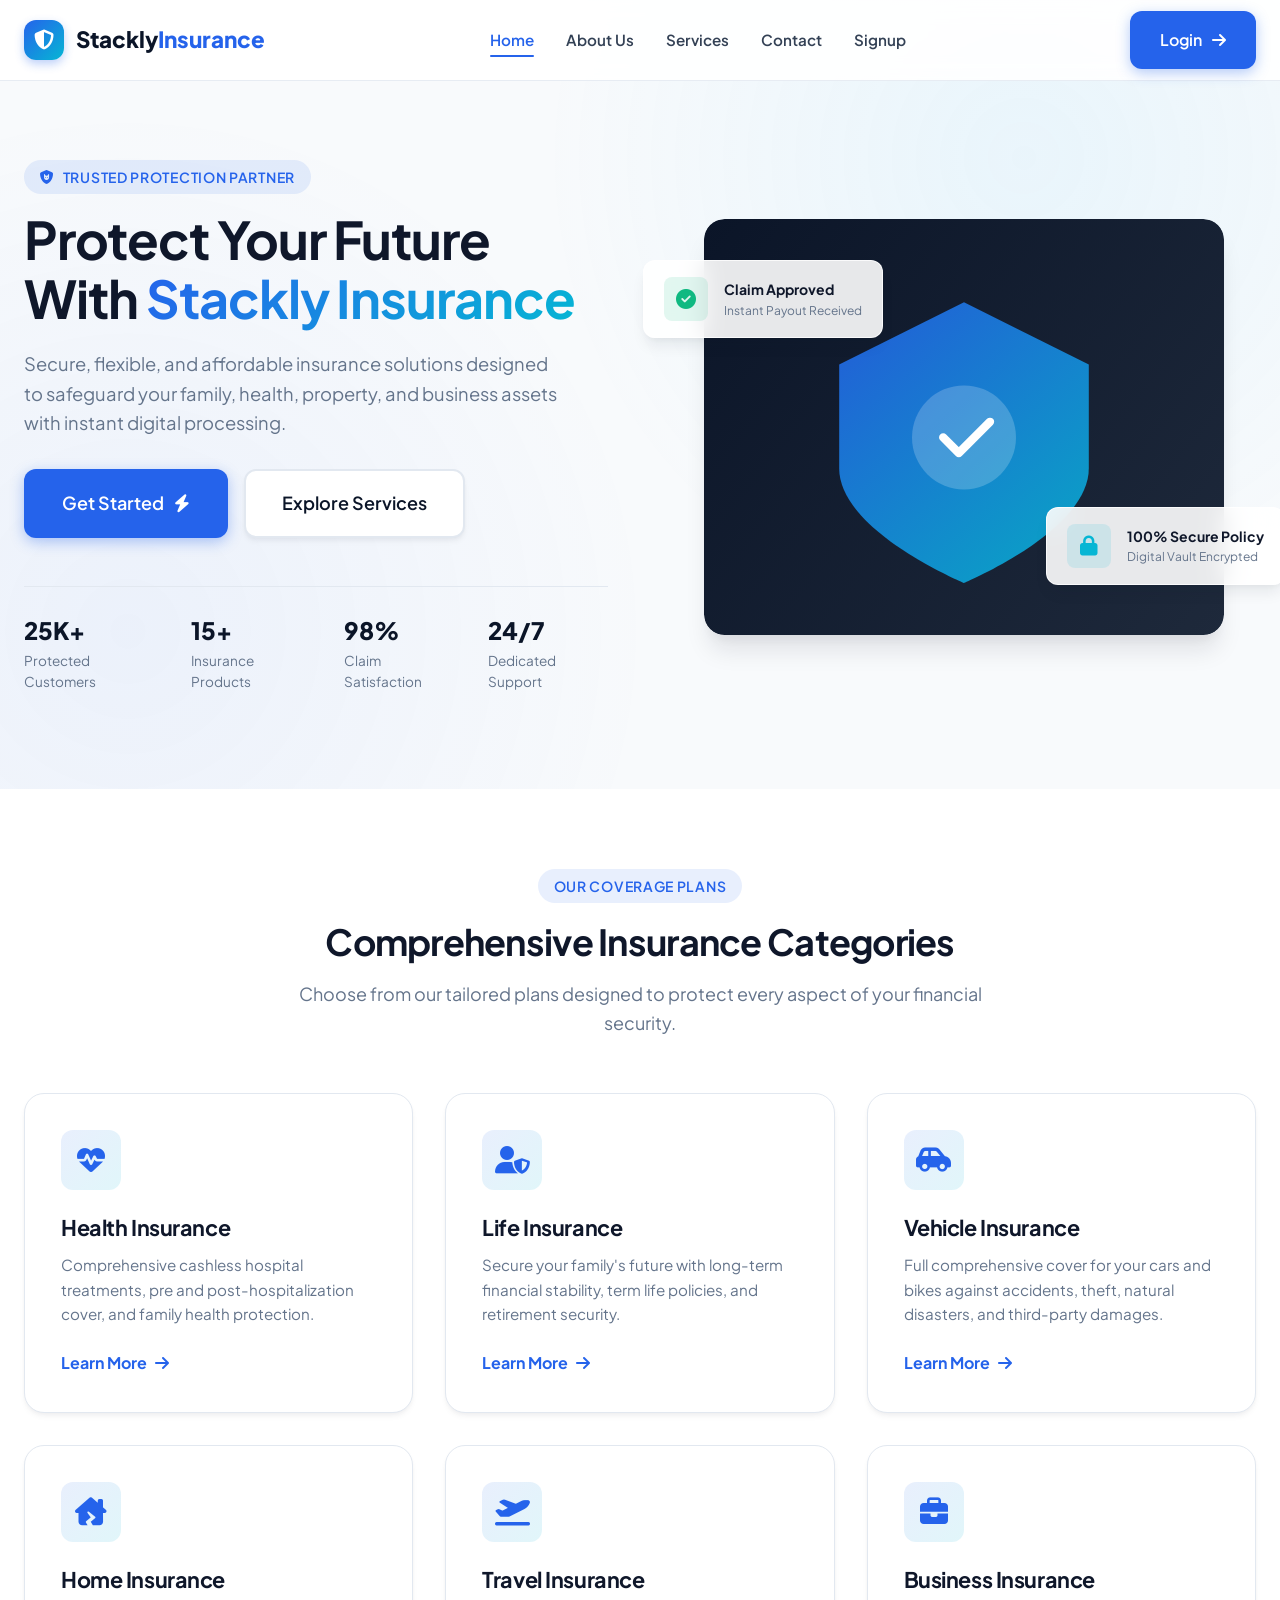
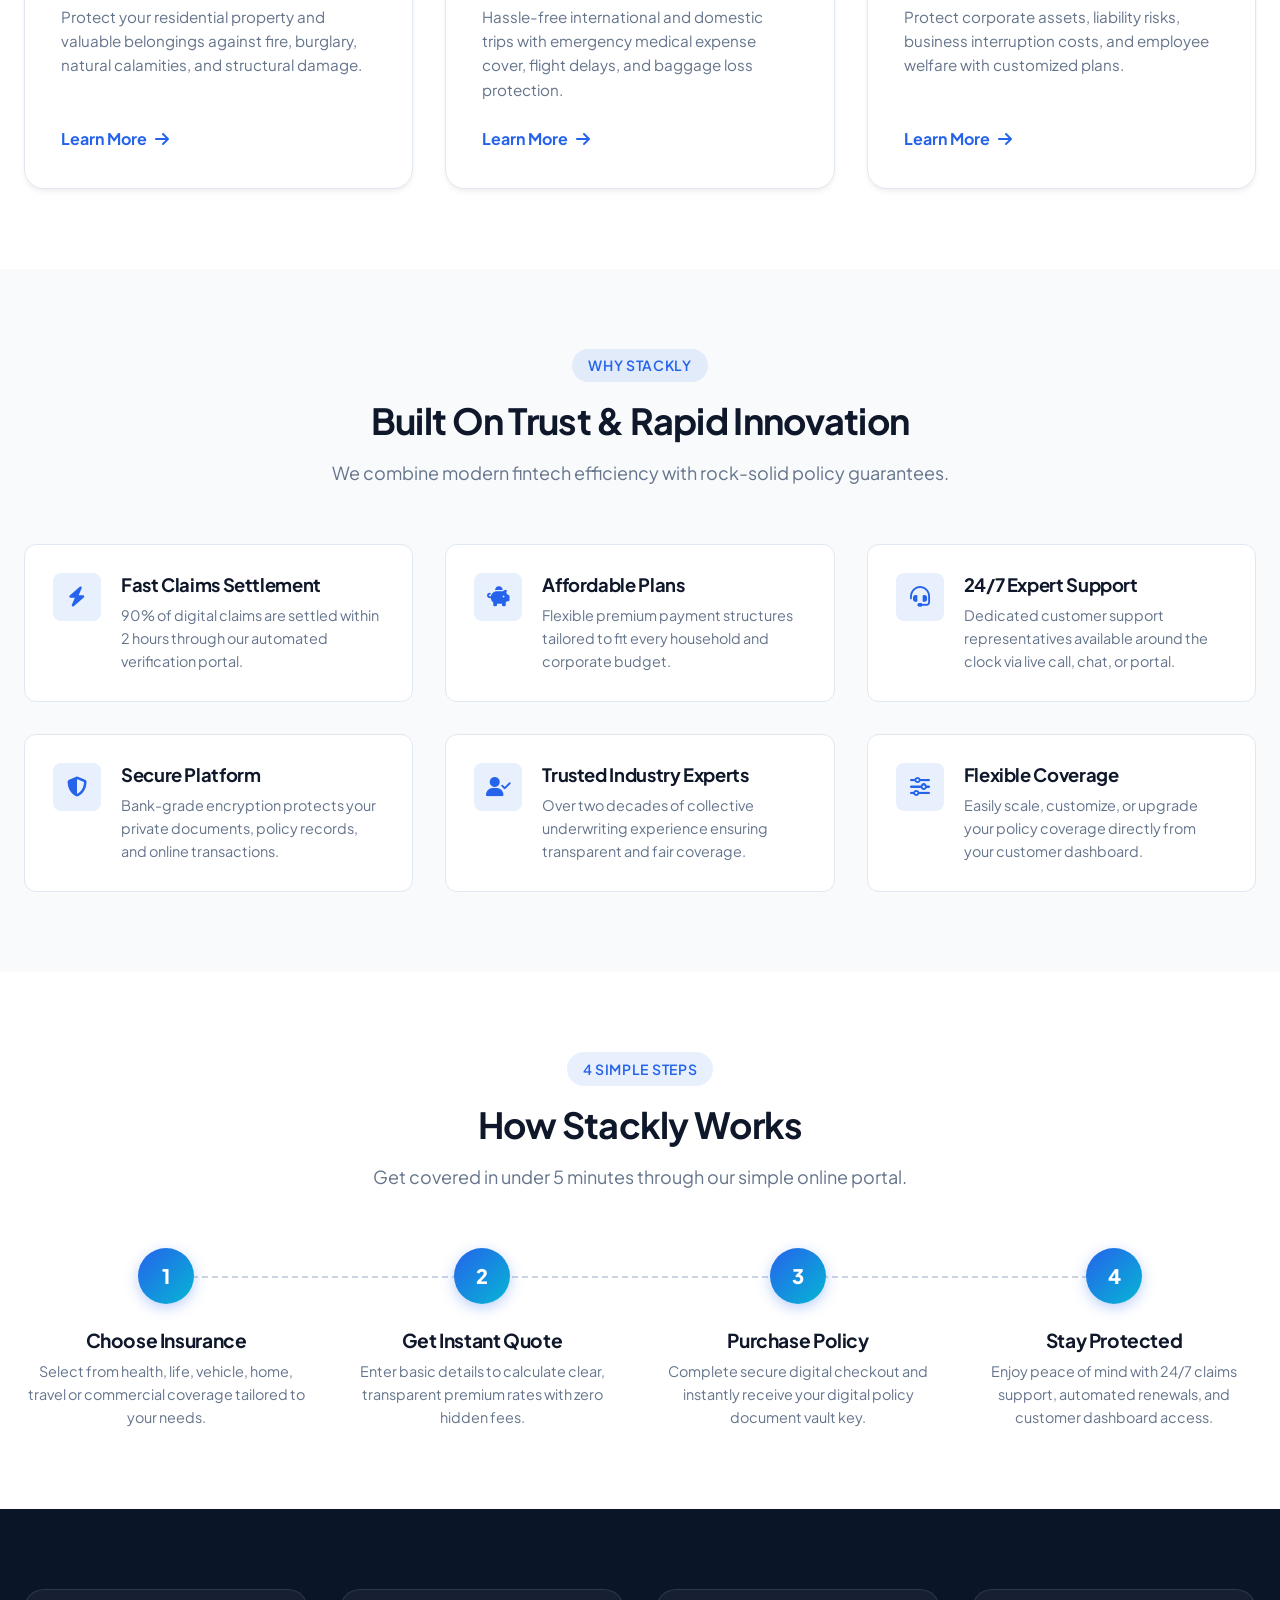
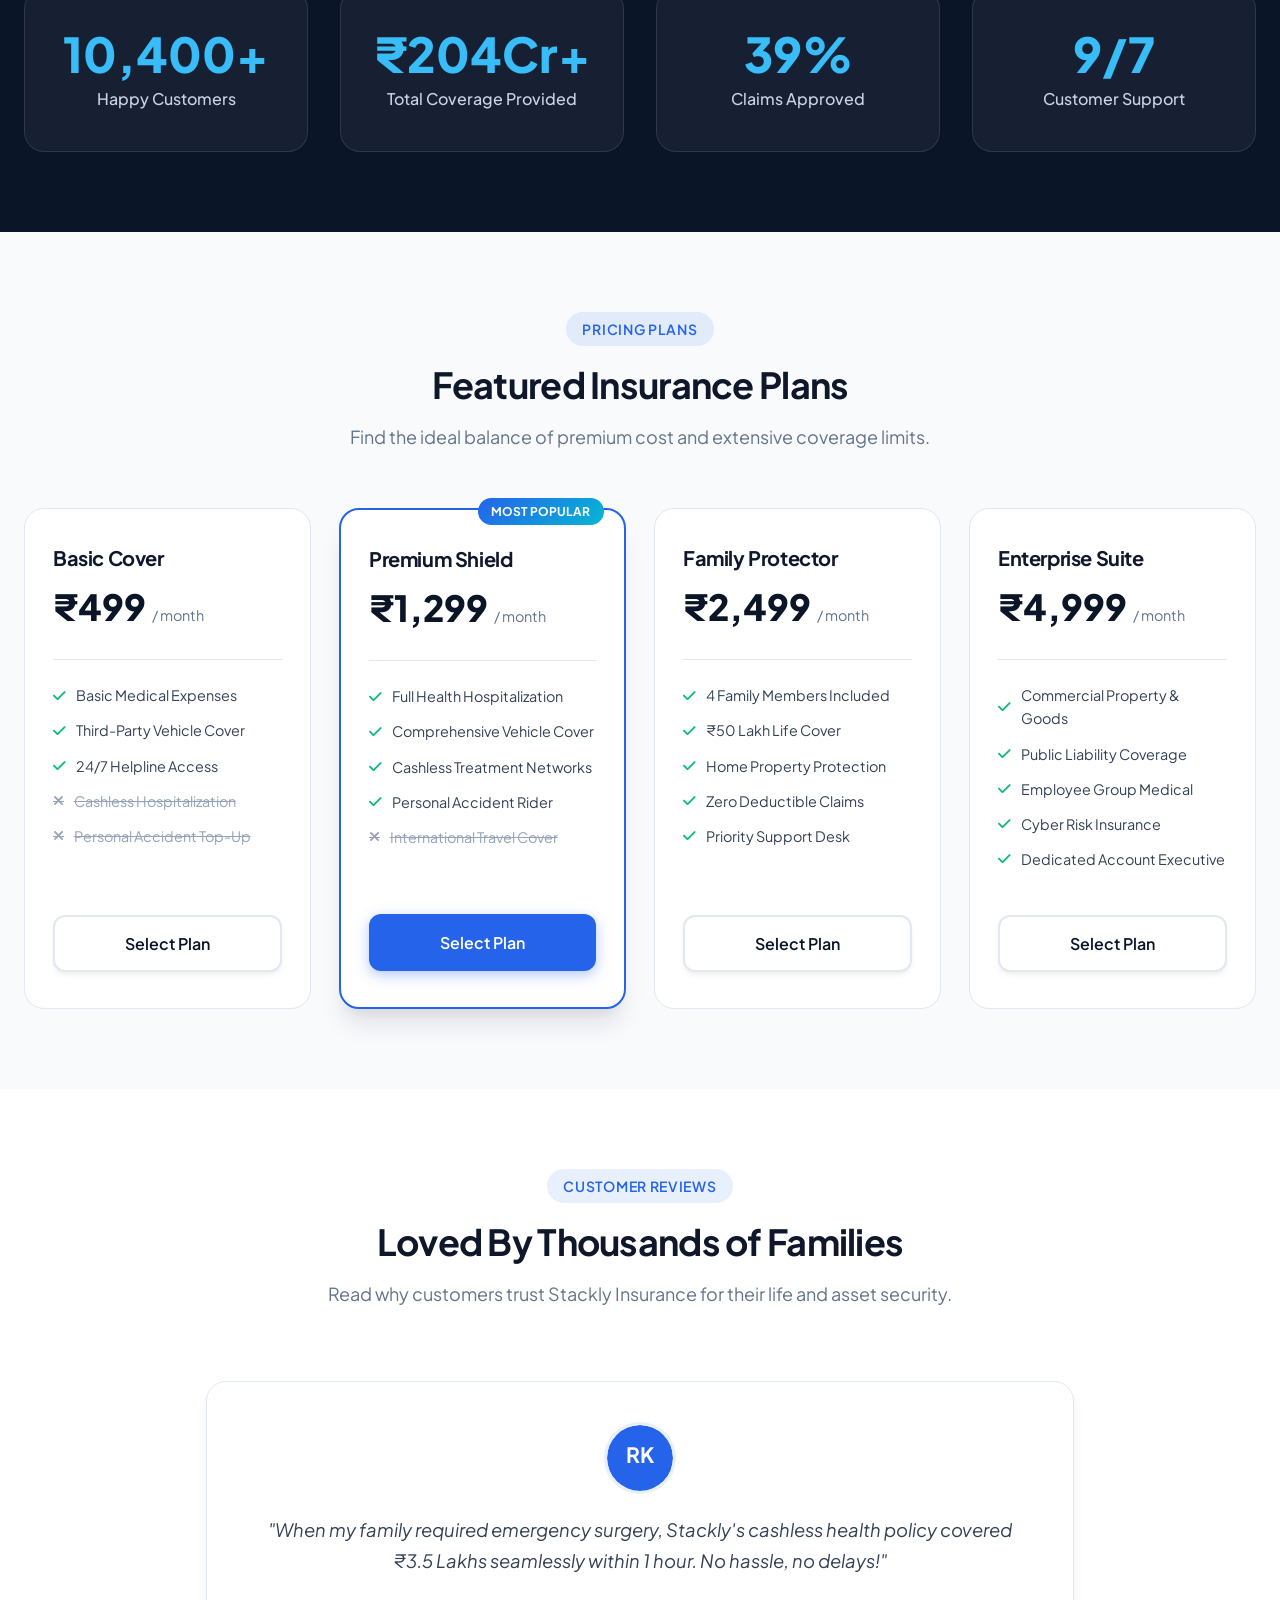
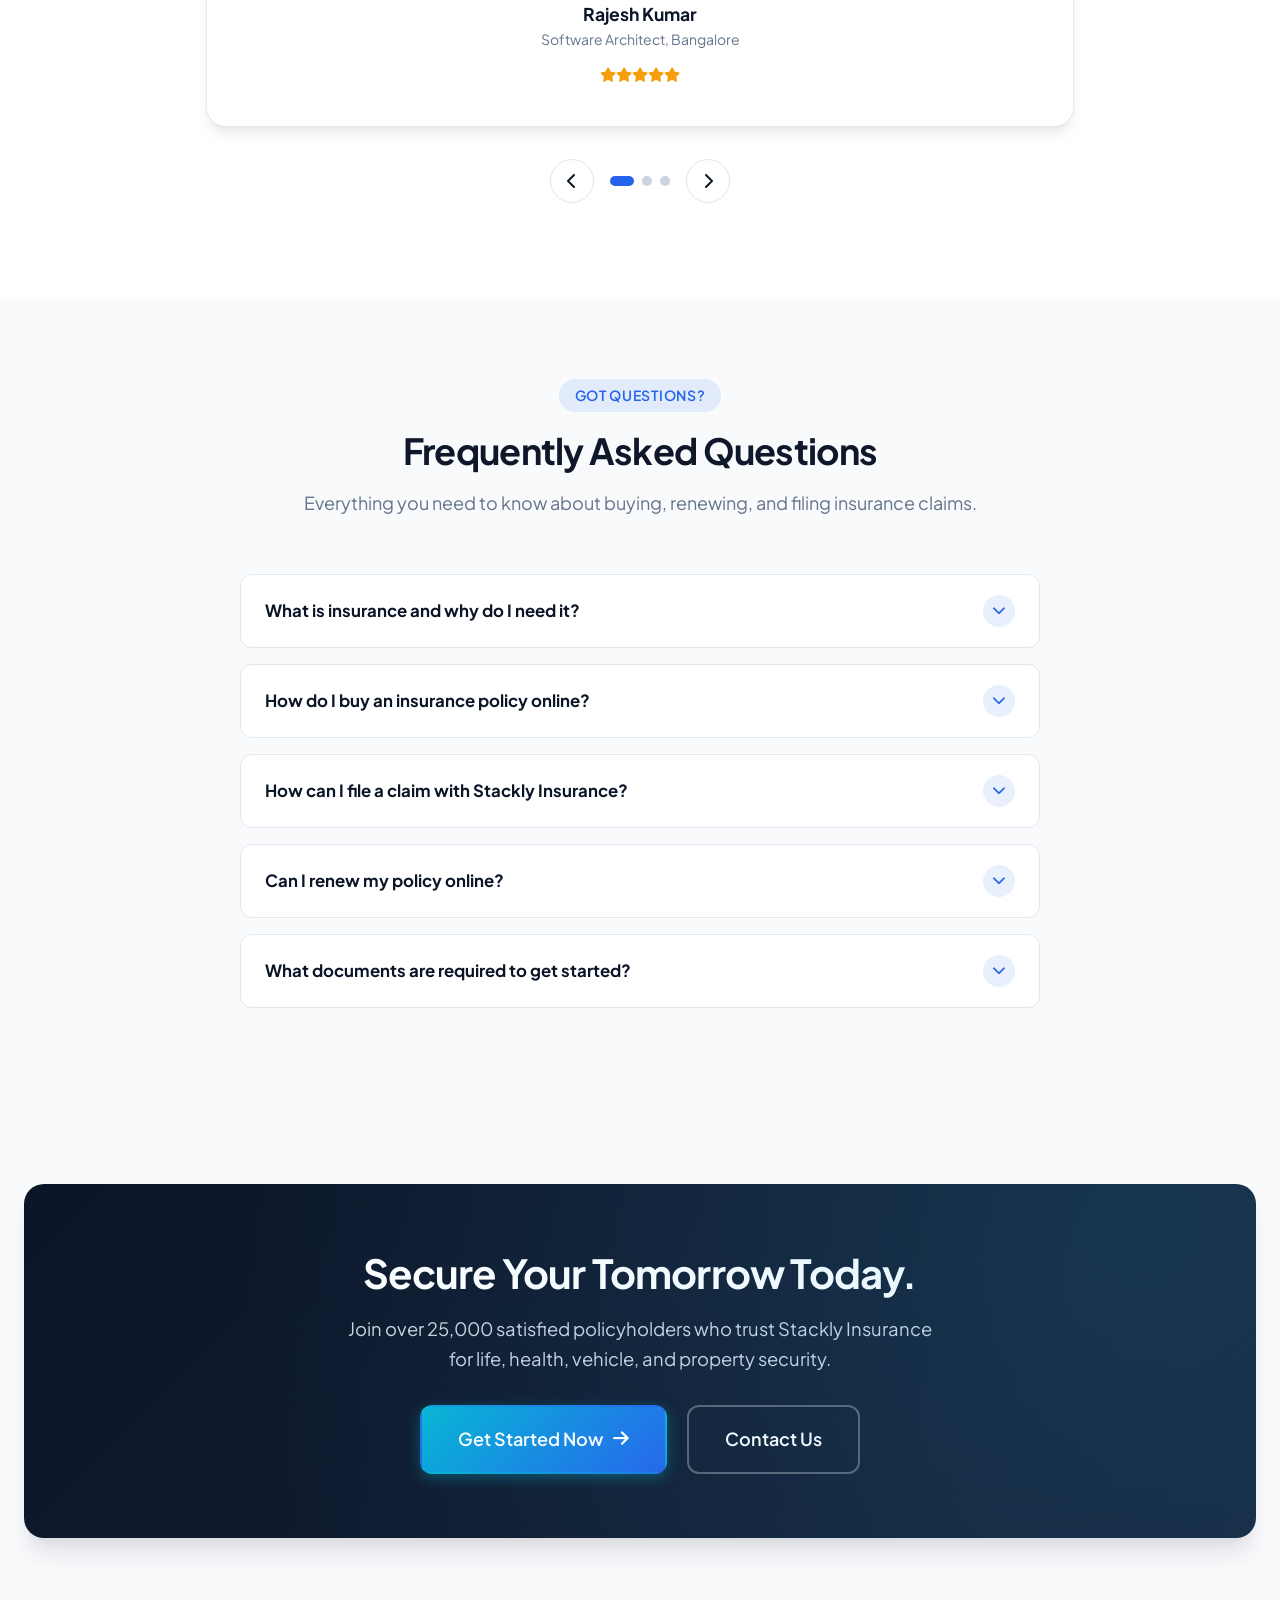
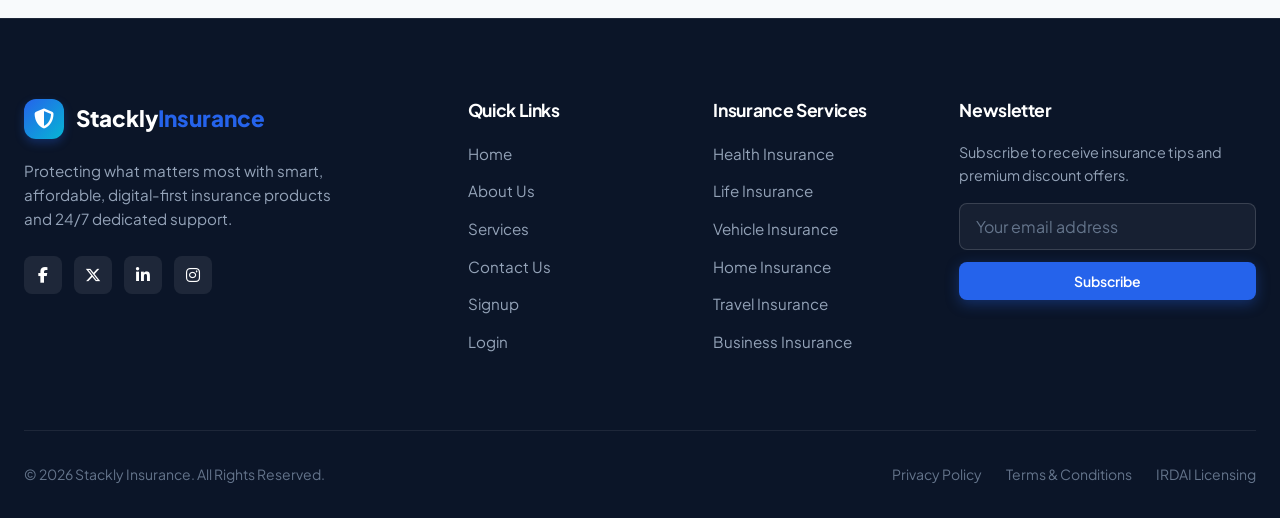
<file: index.html>
<!DOCTYPE html>
<html lang="en">
<head>
  <meta charset="UTF-8">
  <meta name="viewport" content="width=device-width, initial-scale=1.0">
  <!-- SEO Meta Tags -->
  <title>Stackly Insurance | Smart Protection. Secure Future.</title>
  <meta name="description" content="Protect your family, health, vehicle, and business with Stackly Insurance. Affordable plans, instant quotes, 98% claim satisfaction, and 24/7 expert support.">
  <meta name="keywords" content="Stackly Insurance, health insurance, life insurance, vehicle insurance, home insurance, travel insurance, business insurance, instant policy, claims">
  <meta name="author" content="Stackly Insurance">
  
  <!-- Open Graph / Social Media -->
  <meta property="og:title" content="Stackly Insurance | Smart Protection. Secure Future.">
  <meta property="og:description" content="Discover smart, modern insurance solutions tailored to your life. Instant quotes & fast claims processing.">
  <meta property="og:type" content="website">
  <meta property="og:url" content="https://www.stacklyinsurance.com">

  <!-- Google Fonts -->
  <link rel="preconnect" href="https://fonts.googleapis.com">
  <link rel="preconnect" href="https://fonts.gstatic.com" crossorigin>
  <link href="https://fonts.googleapis.com/css2?family=Plus+Jakarta+Sans:wght@400;500;600;700;800&display=swap" rel="stylesheet">

  <!-- Font Awesome Icons CDN -->
  <link rel="stylesheet" href="https://cdnjs.cloudflare.com/ajax/libs/font-awesome/6.5.1/css/all.min.css">

  <!-- CSS Stylesheets -->
  <link rel="stylesheet" href="css/style.css">
  <link rel="stylesheet" href="css/responsive.css">
</head>
<body>

  <!-- HEADER NAVIGATION -->
  <header class="header">
    <div class="container">
      <nav class="navbar">
        <a href="index.html" class="logo">
          <div class="logo-icon"><i class="fa-solid fa-shield-halved"></i></div>
          <div class="logo-text">Stackly<span>Insurance</span></div>
        </a>

        <ul class="nav-menu">
          <li><a href="index.html" class="nav-link active">Home</a></li>
          <li><a href="about.html" class="nav-link">About Us</a></li>
          <li><a href="services.html" class="nav-link">Services</a></li>
          <li><a href="contact.html" class="nav-link">Contact</a></li>
         
          <li><a href="signup.html" class="nav-link">Signup</a></li>
        </ul>

        <div class="nav-actions">
          <a href="login.html" class="btn btn-primary btn-quote">Login <i class="fa-solid fa-arrow-right"></i></a>
          <button class="mobile-toggle" aria-label="Toggle navigation menu"><i class="fa-solid fa-bars"></i></button>
        </div>
      </nav>
    </div>
  </header>

  <!-- HERO SECTION -->
  <section class="hero">
    <div class="container">
      <div class="hero-grid">
        <div class="hero-content">
          <div class="badge-tag"><i class="fa-solid fa-shield-cat"></i> Trusted Protection Partner</div>
          <h1>Protect Your Future With <span>Stackly Insurance</span></h1>
          <p class="hero-description">Secure, flexible, and affordable insurance solutions designed to safeguard your family, health, property, and business assets with instant digital processing.</p>

          <div class="hero-btns">
            <a href="signup.html" class="btn btn-primary btn-lg">Get Started <i class="fa-solid fa-bolt"></i></a>
            <a href="services.html" class="btn btn-secondary btn-lg">Explore Services</a>
          </div>

          <div class="hero-stats-mini">
            <div class="stat-item-mini">
              <span class="number">25K+</span>
              <span class="label">Protected Customers</span>
            </div>
            <div class="stat-item-mini">
              <span class="number">15+</span>
              <span class="label">Insurance Products</span>
            </div>
            <div class="stat-item-mini">
              <span class="number">98%</span>
              <span class="label">Claim Satisfaction</span>
            </div>
            <div class="stat-item-mini">
              <span class="number">24/7</span>
              <span class="label">Dedicated Support</span>
            </div>
          </div>
        </div>

        <div class="hero-graphic">
          <svg class="hero-main-img" viewBox="0 0 500 400" fill="none" xmlns="http://www.w3.org/2000/svg">
            <rect width="500" height="400" rx="20" fill="url(#heroGrad)"/>
            <path d="M250 80L370 140V240C370 300 250 350 250 350C250 350 130 300 130 240V140L250 80Z" fill="url(#shieldGrad)" opacity="0.9"/>
            <circle cx="250" cy="210" r="50" fill="#ffffff" opacity="0.2"/>
            <path d="M230 210L245 225L275 195" stroke="#ffffff" stroke-width="8" stroke-linecap="round" stroke-linejoin="round"/>
            <defs>
              <linearGradient id="heroGrad" x1="0" y1="0" x2="500" y2="400" gradientUnits="userSpaceOnUse">
                <stop stop-color="#0b1528"/>
                <stop offset="1" stop-color="#1e293b"/>
              </linearGradient>
              <linearGradient id="shieldGrad" x1="130" y1="80" x2="370" y2="350" gradientUnits="userSpaceOnUse">
                <stop stop-color="#2563eb"/>
                <stop offset="1" stop-color="#06b6d4"/>
              </linearGradient>
            </defs>
          </svg>

          <!-- Floating Cards -->
          <div class="floating-card card-1">
            <div class="icon-box green"><i class="fa-solid fa-circle-check"></i></div>
            <div class="text">
              <div class="title">Claim Approved</div>
              <div class="sub">Instant Payout Received</div>
            </div>
          </div>

          <div class="floating-card card-2">
            <div class="icon-box cyan"><i class="fa-solid fa-lock"></i></div>
            <div class="text">
              <div class="title">100% Secure Policy</div>
              <div class="sub">Digital Vault Encrypted</div>
            </div>
          </div>
        </div>
      </div>
    </div>
  </section>

  <!-- INSURANCE CATEGORIES SECTION -->
  <section class="section section-alt">
    <div class="container">
      <div class="section-header">
        <div class="badge-tag">Our Coverage Plans</div>
        <h2 class="section-title">Comprehensive Insurance Categories</h2>
        <p class="section-subtitle">Choose from our tailored plans designed to protect every aspect of your financial security.</p>
      </div>

      <div class="services-grid">
        <!-- Health Insurance -->
        <div class="service-card">
          <div class="service-icon"><i class="fa-solid fa-heart-pulse"></i></div>
          <h3>Health Insurance</h3>
          <p>Comprehensive cashless hospital treatments, pre and post-hospitalization cover, and family health protection.</p>
          <a href="services.html#health" class="card-link">Learn More <i class="fa-solid fa-arrow-right"></i></a>
        </div>

        <!-- Life Insurance -->
        <div class="service-card">
          <div class="service-icon"><i class="fa-solid fa-user-shield"></i></div>
          <h3>Life Insurance</h3>
          <p>Secure your family's future with long-term financial stability, term life policies, and retirement security.</p>
          <a href="services.html#life" class="card-link">Learn More <i class="fa-solid fa-arrow-right"></i></a>
        </div>

        <!-- Vehicle Insurance -->
        <div class="service-card">
          <div class="service-icon"><i class="fa-solid fa-car-side"></i></div>
          <h3>Vehicle Insurance</h3>
          <p>Full comprehensive cover for your cars and bikes against accidents, theft, natural disasters, and third-party damages.</p>
          <a href="services.html#vehicle" class="card-link">Learn More <i class="fa-solid fa-arrow-right"></i></a>
        </div>

        <!-- Home Insurance -->
        <div class="service-card">
          <div class="service-icon"><i class="fa-solid fa-house-chimney-crack"></i></div>
          <h3>Home Insurance</h3>
          <p>Protect your residential property and valuable belongings against fire, burglary, natural calamities, and structural damage.</p>
          <a href="services.html#home" class="card-link">Learn More <i class="fa-solid fa-arrow-right"></i></a>
        </div>

        <!-- Travel Insurance -->
        <div class="service-card">
          <div class="service-icon"><i class="fa-solid fa-plane-departure"></i></div>
          <h3>Travel Insurance</h3>
          <p>Hassle-free international and domestic trips with emergency medical expense cover, flight delays, and baggage loss protection.</p>
          <a href="services.html#travel" class="card-link">Learn More <i class="fa-solid fa-arrow-right"></i></a>
        </div>

        <!-- Business Insurance -->
        <div class="service-card">
          <div class="service-icon"><i class="fa-solid fa-briefcase"></i></div>
          <h3>Business Insurance</h3>
          <p>Protect corporate assets, liability risks, business interruption costs, and employee welfare with customized plans.</p>
          <a href="services.html#business" class="card-link">Learn More <i class="fa-solid fa-arrow-right"></i></a>
        </div>
      </div>
    </div>
  </section>

  <!-- WHY CHOOSE STACKLY -->
  <section class="section">
    <div class="container">
      <div class="section-header">
        <div class="badge-tag">Why Stackly</div>
        <h2 class="section-title">Built On Trust & Rapid Innovation</h2>
        <p class="section-subtitle">We combine modern fintech efficiency with rock-solid policy guarantees.</p>
      </div>

      <div class="features-grid">
        <div class="feature-box">
          <div class="icon"><i class="fa-solid fa-bolt"></i></div>
          <div>
            <h4>Fast Claims Settlement</h4>
            <p>90% of digital claims are settled within 2 hours through our automated verification portal.</p>
          </div>
        </div>

        <div class="feature-box">
          <div class="icon"><i class="fa-solid fa-piggy-bank"></i></div>
          <div>
            <h4>Affordable Plans</h4>
            <p>Flexible premium payment structures tailored to fit every household and corporate budget.</p>
          </div>
        </div>

        <div class="feature-box">
          <div class="icon"><i class="fa-solid fa-headset"></i></div>
          <div>
            <h4>24/7 Expert Support</h4>
            <p>Dedicated customer support representatives available around the clock via live call, chat, or portal.</p>
          </div>
        </div>

        <div class="feature-box">
          <div class="icon"><i class="fa-solid fa-shield-halved"></i></div>
          <div>
            <h4>Secure Platform</h4>
            <p>Bank-grade encryption protects your private documents, policy records, and online transactions.</p>
          </div>
        </div>

        <div class="feature-box">
          <div class="icon"><i class="fa-solid fa-user-check"></i></div>
          <div>
            <h4>Trusted Industry Experts</h4>
            <p>Over two decades of collective underwriting experience ensuring transparent and fair coverage.</p>
          </div>
        </div>

        <div class="feature-box">
          <div class="icon"><i class="fa-solid fa-sliders"></i></div>
          <div>
            <h4>Flexible Coverage</h4>
            <p>Easily scale, customize, or upgrade your policy coverage directly from your customer dashboard.</p>
          </div>
        </div>
      </div>
    </div>
  </section>

  <!-- INSURANCE PROCESS -->
  <section class="section section-alt">
    <div class="container">
      <div class="section-header">
        <div class="badge-tag">4 Simple Steps</div>
        <h2 class="section-title">How Stackly Works</h2>
        <p class="section-subtitle">Get covered in under 5 minutes through our simple online portal.</p>
      </div>

      <div class="process-grid">
        <div class="process-step">
          <div class="step-number">1</div>
          <h4>Choose Insurance</h4>
          <p>Select from health, life, vehicle, home, travel or commercial coverage tailored to your needs.</p>
        </div>

        <div class="process-step">
          <div class="step-number">2</div>
          <h4>Get Instant Quote</h4>
          <p>Enter basic details to calculate clear, transparent premium rates with zero hidden fees.</p>
        </div>

        <div class="process-step">
          <div class="step-number">3</div>
          <h4>Purchase Policy</h4>
          <p>Complete secure digital checkout and instantly receive your digital policy document vault key.</p>
        </div>

        <div class="process-step">
          <div class="step-number">4</div>
          <h4>Stay Protected</h4>
          <p>Enjoy peace of mind with 24/7 claims support, automated renewals, and customer dashboard access.</p>
        </div>
      </div>
    </div>
  </section>

  <!-- STATISTICS SECTION -->
  <section class="section section-dark">
    <div class="container">
      <div class="stats-grid">
        <div class="stat-card">
          <div class="counter" data-target="25000" data-suffix="+">0</div>
          <div class="label">Happy Customers</div>
        </div>

        <div class="stat-card">
          <div class="counter" data-target="500" data-prefix="₹" data-suffix="Cr+">0</div>
          <div class="label">Total Coverage Provided</div>
        </div>

        <div class="stat-card">
          <div class="counter" data-target="98" data-suffix="%">0</div>
          <div class="label">Claims Approved</div>
        </div>

        <div class="stat-card">
          <div class="counter" data-target="24" data-suffix="/7">0</div>
          <div class="label">Customer Support</div>
        </div>
      </div>
    </div>
  </section>

  <!-- FEATURED PLANS -->
  <section class="section">
    <div class="container">
      <div class="section-header">
        <div class="badge-tag">Pricing Plans</div>
        <h2 class="section-title">Featured Insurance Plans</h2>
        <p class="section-subtitle">Find the ideal balance of premium cost and extensive coverage limits.</p>
      </div>

      <div class="plans-grid">
        <!-- Basic -->
        <div class="plan-card">
          <div class="plan-header">
            <h3 class="plan-name">Basic Cover</h3>
            <div class="plan-price">₹499 <span>/ month</span></div>
          </div>
          <ul class="plan-features">
            <li><i class="fa-solid fa-check"></i> Basic Medical Expenses</li>
            <li><i class="fa-solid fa-check"></i> Third-Party Vehicle Cover</li>
            <li><i class="fa-solid fa-check"></i> 24/7 Helpline Access</li>
            <li class="disabled"><i class="fa-solid fa-xmark"></i> Cashless Hospitalization</li>
            <li class="disabled"><i class="fa-solid fa-xmark"></i> Personal Accident Top-Up</li>
          </ul>
          <a href="signup.html" class="btn btn-secondary">Select Plan</a>
        </div>

        <!-- Premium (Featured) -->
        <div class="plan-card featured">
          <div class="plan-badge">Most Popular</div>
          <div class="plan-header">
            <h3 class="plan-name">Premium Shield</h3>
            <div class="plan-price">₹1,299 <span>/ month</span></div>
          </div>
          <ul class="plan-features">
            <li><i class="fa-solid fa-check"></i> Full Health Hospitalization</li>
            <li><i class="fa-solid fa-check"></i> Comprehensive Vehicle Cover</li>
            <li><i class="fa-solid fa-check"></i> Cashless Treatment Networks</li>
            <li><i class="fa-solid fa-check"></i> Personal Accident Rider</li>
            <li class="disabled"><i class="fa-solid fa-xmark"></i> International Travel Cover</li>
          </ul>
          <a href="signup.html" class="btn btn-primary">Select Plan</a>
        </div>

        <!-- Family -->
        <div class="plan-card">
          <div class="plan-header">
            <h3 class="plan-name">Family Protector</h3>
            <div class="plan-price">₹2,499 <span>/ month</span></div>
          </div>
          <ul class="plan-features">
            <li><i class="fa-solid fa-check"></i> 4 Family Members Included</li>
            <li><i class="fa-solid fa-check"></i> ₹50 Lakh Life Cover</li>
            <li><i class="fa-solid fa-check"></i> Home Property Protection</li>
            <li><i class="fa-solid fa-check"></i> Zero Deductible Claims</li>
            <li><i class="fa-solid fa-check"></i> Priority Support Desk</li>
          </ul>
          <a href="signup.html" class="btn btn-secondary">Select Plan</a>
        </div>

        <!-- Business -->
        <div class="plan-card">
          <div class="plan-header">
            <h3 class="plan-name">Enterprise Suite</h3>
            <div class="plan-price">₹4,999 <span>/ month</span></div>
          </div>
          <ul class="plan-features">
            <li><i class="fa-solid fa-check"></i> Commercial Property & Goods</li>
            <li><i class="fa-solid fa-check"></i> Public Liability Coverage</li>
            <li><i class="fa-solid fa-check"></i> Employee Group Medical</li>
            <li><i class="fa-solid fa-check"></i> Cyber Risk Insurance</li>
            <li><i class="fa-solid fa-check"></i> Dedicated Account Executive</li>
          </ul>
          <a href="signup.html" class="btn btn-secondary">Select Plan</a>
        </div>
      </div>
    </div>
  </section>

  <!-- TESTIMONIALS SLIDER -->
  <section class="section section-alt">
    <div class="container">
      <div class="section-header">
        <div class="badge-tag">Customer Reviews</div>
        <h2 class="section-title">Loved By Thousands of Families</h2>
        <p class="section-subtitle">Read why customers trust Stackly Insurance for their life and asset security.</p>
      </div>

      <div class="testimonials-slider">
        <div class="testimonial-track">
          <!-- Slide 1 -->
          <div class="testimonial-slide">
            <div class="testimonial-card">
              <svg class="testimonial-avatar" viewBox="0 0 100 100">
                <circle cx="50" cy="50" r="50" fill="#2563eb"/>
                <text x="50" y="58" text-anchor="middle" fill="#ffffff" font-size="32" font-weight="bold">RK</text>
              </svg>
              <p class="testimonial-quote">"When my family required emergency surgery, Stackly's cashless health policy covered ₹3.5 Lakhs seamlessly within 1 hour. No hassle, no delays!"</p>
              <div class="testimonial-author">Rajesh Kumar</div>
              <div class="testimonial-role">Software Architect, Bangalore</div>
              <div class="testimonial-rating">
                <i class="fa-solid fa-star"></i><i class="fa-solid fa-star"></i><i class="fa-solid fa-star"></i><i class="fa-solid fa-star"></i><i class="fa-solid fa-star"></i>
              </div>
            </div>
          </div>

          <!-- Slide 2 -->
          <div class="testimonial-slide">
            <div class="testimonial-card">
              <svg class="testimonial-avatar" viewBox="0 0 100 100">
                <circle cx="50" cy="50" r="50" fill="#06b6d4"/>
                <text x="50" y="58" text-anchor="middle" fill="#ffffff" font-size="32" font-weight="bold">PS</text>
              </svg>
              <p class="testimonial-quote">"Stackly's user dashboard makes managing my car policy and term insurance incredibly simple. Claims approval was faster than any traditional company."</p>
              <div class="testimonial-author">Priya Sharma</div>
              <div class="testimonial-role">Entrepreneur, Mumbai</div>
              <div class="testimonial-rating">
                <i class="fa-solid fa-star"></i><i class="fa-solid fa-star"></i><i class="fa-solid fa-star"></i><i class="fa-solid fa-star"></i><i class="fa-solid fa-star"></i>
              </div>
            </div>
          </div>

          <!-- Slide 3 -->
          <div class="testimonial-slide">
            <div class="testimonial-card">
              <svg class="testimonial-avatar" viewBox="0 0 100 100">
                <circle cx="50" cy="50" r="50" fill="#10b981"/>
                <text x="50" y="58" text-anchor="middle" fill="#ffffff" font-size="32" font-weight="bold">AM</text>
              </svg>
              <p class="testimonial-quote">"We secured commercial property insurance for our tech warehouse. The team gave expert guidance and custom options at fantastic premium rates."</p>
              <div class="testimonial-author">Amit Mehta</div>
              <div class="testimonial-role">Managing Director, Delhi</div>
              <div class="testimonial-rating">
                <i class="fa-solid fa-star"></i><i class="fa-solid fa-star"></i><i class="fa-solid fa-star"></i><i class="fa-solid fa-star"></i><i class="fa-solid fa-star"></i>
              </div>
            </div>
          </div>
        </div>

        <div class="slider-controls">
          <button class="slider-btn prev" aria-label="Previous slide"><i class="fa-solid fa-chevron-left"></i></button>
          <div class="slider-dots"></div>
          <button class="slider-btn next" aria-label="Next slide"><i class="fa-solid fa-chevron-right"></i></button>
        </div>
      </div>
    </div>
  </section>

  <!-- FAQ SECTION -->
  <section class="section">
    <div class="container">
      <div class="section-header">
        <div class="badge-tag">Got Questions?</div>
        <h2 class="section-title">Frequently Asked Questions</h2>
        <p class="section-subtitle">Everything you need to know about buying, renewing, and filing insurance claims.</p>
      </div>

      <div class="faq-container">
        <div class="faq-item">
          <div class="faq-header">
            <span>What is insurance and why do I need it?</span>
            <div class="faq-icon"><i class="fa-solid fa-chevron-down"></i></div>
          </div>
          <div class="faq-content">
            <div class="faq-body">
              Insurance is a financial safety contract between you and an insurer. It protects you from heavy financial losses caused by illness, accidents, property damage, or natural calamities by providing reimbursement and cash payouts.
            </div>
          </div>
        </div>

        <div class="faq-item">
          <div class="faq-header">
            <span>How do I buy an insurance policy online?</span>
            <div class="faq-icon"><i class="fa-solid fa-chevron-down"></i></div>
          </div>
          <div class="faq-content">
            <div class="faq-body">
              Buying a policy takes under 5 minutes. Select your required coverage, fill out basic contact & health details, review your instant quote, and complete payment. Your policy document will be generated instantly in your online vault.
            </div>
          </div>
        </div>

        <div class="faq-item">
          <div class="faq-header">
            <span>How can I file a claim with Stackly Insurance?</span>
            <div class="faq-icon"><i class="fa-solid fa-chevron-down"></i></div>
          </div>
          <div class="faq-content">
            <div class="faq-body">
              Log into your User Dashboard, navigate to 'My Claims', click 'File a Claim', upload bills/photos of the incident, and submit. Our claims review engine processes and approves verified claims within hours.
            </div>
          </div>
        </div>

        <div class="faq-item">
          <div class="faq-header">
            <span>Can I renew my policy online?</span>
            <div class="faq-icon"><i class="fa-solid fa-chevron-down"></i></div>
          </div>
          <div class="faq-content">
            <div class="faq-body">
              Yes! You can enable auto-renewal or complete one-click renewal directly from your customer dashboard with zero paperwork or medical re-examinations.
            </div>
          </div>
        </div>

        <div class="faq-item">
          <div class="faq-header">
            <span>What documents are required to get started?</span>
            <div class="faq-icon"><i class="fa-solid fa-chevron-down"></i></div>
          </div>
          <div class="faq-content">
            <div class="faq-body">
              Basic identification (Aadhaar/PAN/Passport), proof of address, and vehicle registration papers (for motor insurance). No paper copies needed — simply upload digital scans or photos.
            </div>
          </div>
        </div>
      </div>
    </div>
  </section>

  <!-- CTA BANNER -->
  <section class="section">
    <div class="container">
      <div class="cta-banner">
        <h2>Secure Your Tomorrow Today.</h2>
        <p>Join over 25,000 satisfied policyholders who trust Stackly Insurance for life, health, vehicle, and property security.</p>
        <div class="cta-btns">
          <a href="signup.html" class="btn btn-cyan btn-lg">Get Started Now <i class="fa-solid fa-arrow-right"></i></a>
          <a href="contact.html" class="btn btn-outline-white btn-lg">Contact Us</a>
        </div>
      </div>
    </div>
  </section>

  <!-- FOOTER -->
  <footer class="footer">
    <div class="container">
      <div class="footer-grid">
        <!-- Brand Info -->
        <div class="footer-brand">
          <a href="index.html" class="logo">
            <div class="logo-icon"><i class="fa-solid fa-shield-halved"></i></div>
            <div class="logo-text">Stackly<span>Insurance</span></div>
          </a>
          <p>Protecting what matters most with smart, affordable, digital-first insurance products and 24/7 dedicated support.</p>
          <div class="social-links">
            <a href="404.html" class="social-icon" aria-label="Facebook"><i class="fa-brands fa-facebook-f"></i></a>
            <a href="404.html" class="social-icon" aria-label="Twitter"><i class="fa-brands fa-x-twitter"></i></a>
            <a href="404.html" class="social-icon" aria-label="LinkedIn"><i class="fa-brands fa-linkedin-in"></i></a>
            <a href="404.html" class="social-icon" aria-label="Instagram"><i class="fa-brands fa-instagram"></i></a>
          </div>
        </div>

        <!-- Quick Links -->
        <div>
          <h4 class="footer-title">Quick Links</h4>
          <ul class="footer-links">
            <li><a href="index.html">Home</a></li>
            <li><a href="about.html">About Us</a></li>
            <li><a href="services.html">Services</a></li>
            <li><a href="contact.html">Contact Us</a></li>
            <li><a href="signup.html">Signup</a></li>
            <li><a href="login.html">Login</a></li>
          </ul>
        </div>

        <!-- Insurance Services -->
        <div>
          <h4 class="footer-title">Insurance Services</h4>
          <ul class="footer-links">
            <li><a href="services.html#health">Health Insurance</a></li>
            <li><a href="services.html#life">Life Insurance</a></li>
            <li><a href="services.html#vehicle">Vehicle Insurance</a></li>
            <li><a href="services.html#home">Home Insurance</a></li>
            <li><a href="services.html#travel">Travel Insurance</a></li>
            <li><a href="services.html#business">Business Insurance</a></li>
          </ul>
        </div>

        <!-- Newsletter -->
        <div>
          <h4 class="footer-title">Newsletter</h4>
          <p style="font-size:0.9rem; margin-bottom:1rem; color:#94a3b8;">Subscribe to receive insurance tips and premium discount offers.</p>
          <form class="newsletter-form">
            <input type="email" class="newsletter-input" placeholder="Your email address" required>
            <button type="submit" class="btn btn-primary btn-sm" style="width:100%;">Subscribe</button>
          </form>
        </div>
      </div>

      <div class="footer-bottom">
        <div>&copy; 2026 Stackly Insurance. All Rights Reserved.</div>
        <div class="footer-legal">
          <a href="404.html">Privacy Policy</a>
          <a href="404.html">Terms &amp; Conditions</a>
          <a href="404.html">IRDAI Licensing</a>
        </div>
      </div>
    </div>
  </footer>

  <!-- Main JavaScript File -->
  <script src="js/main.js"></script>
</body>
</html>
</file>
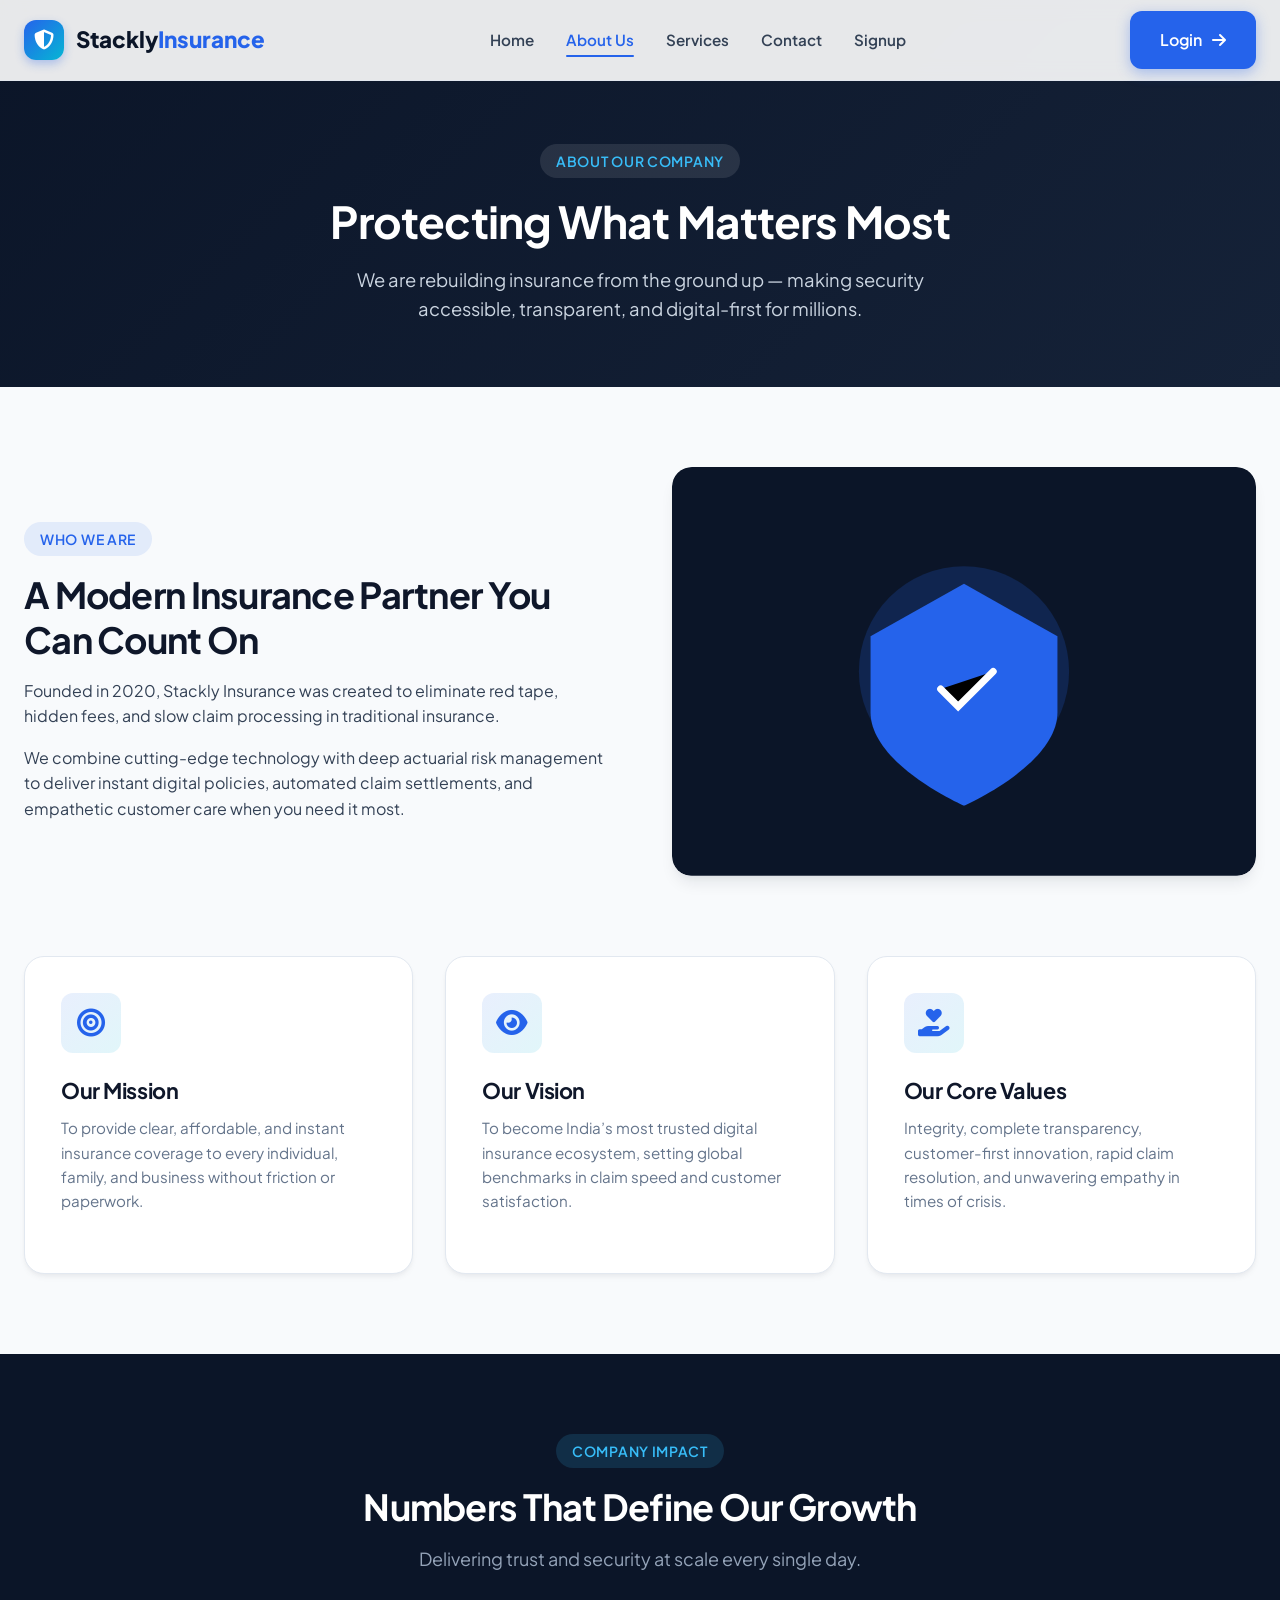
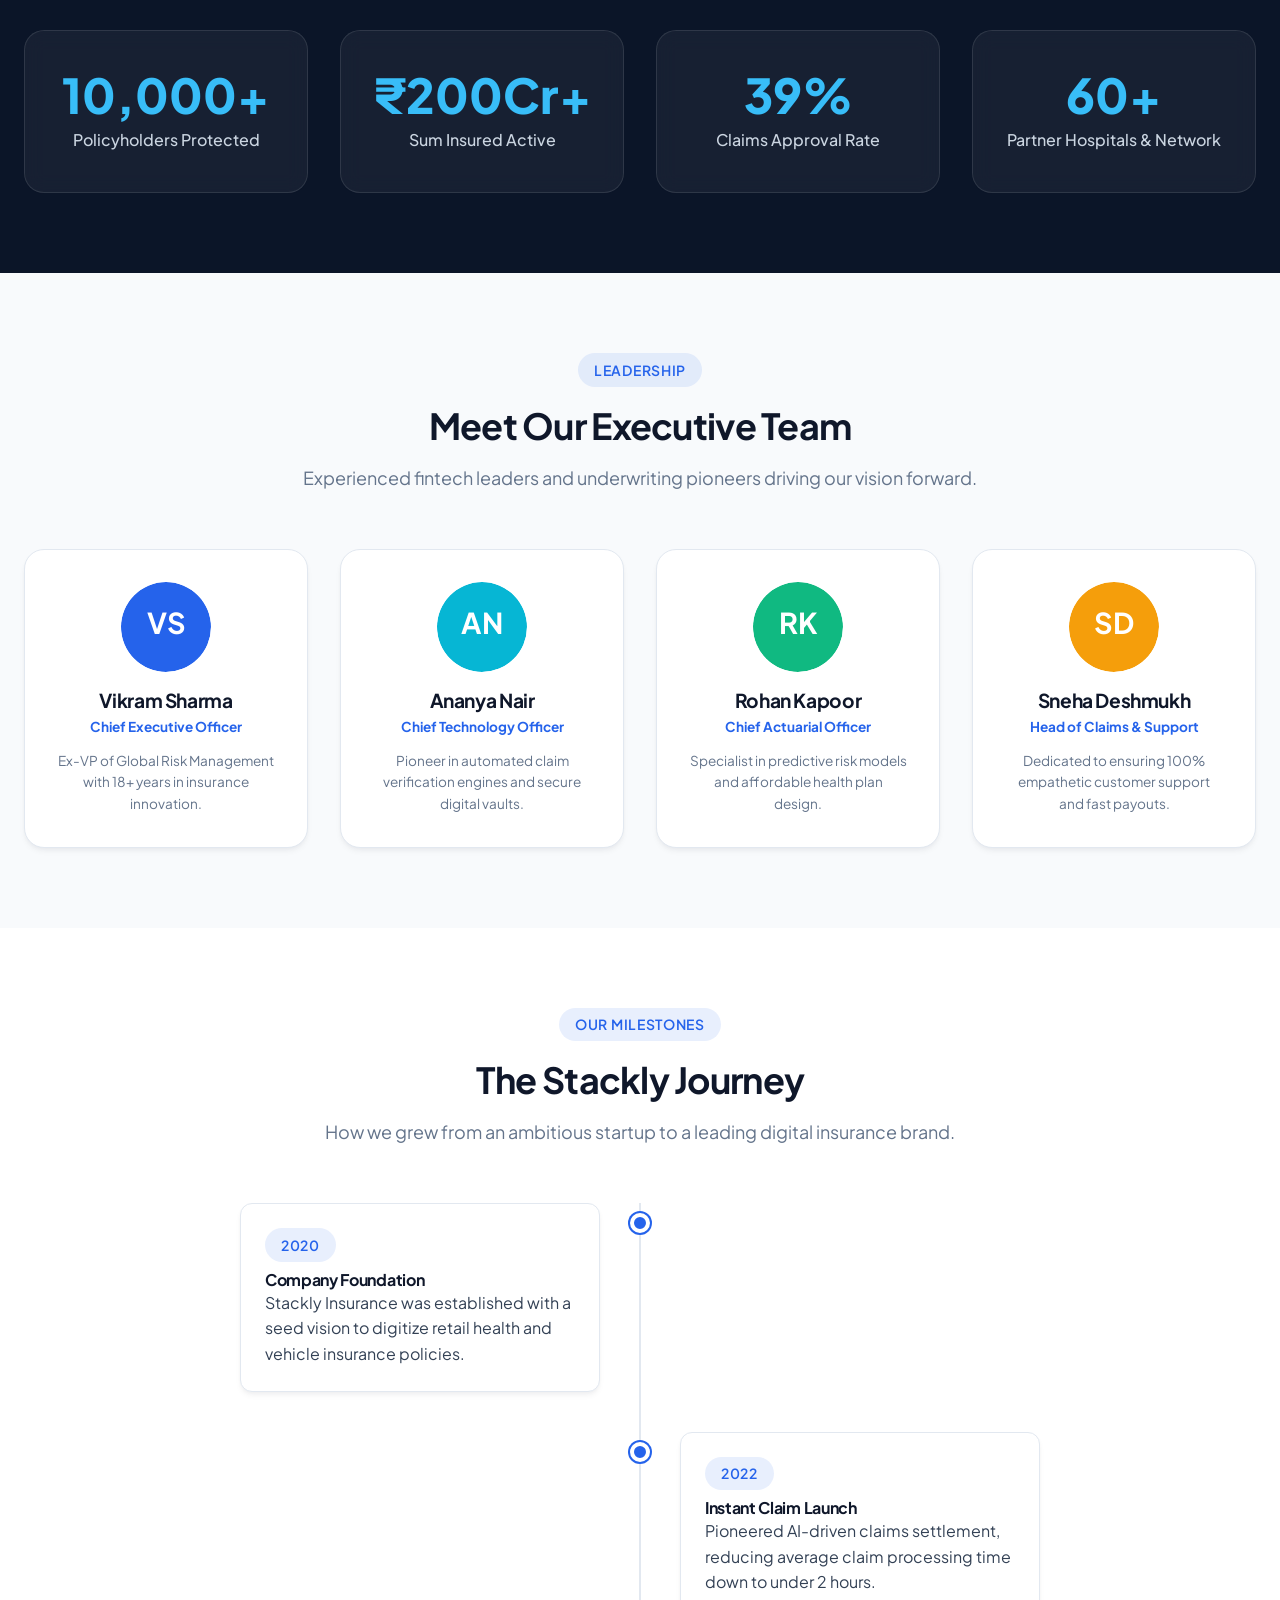
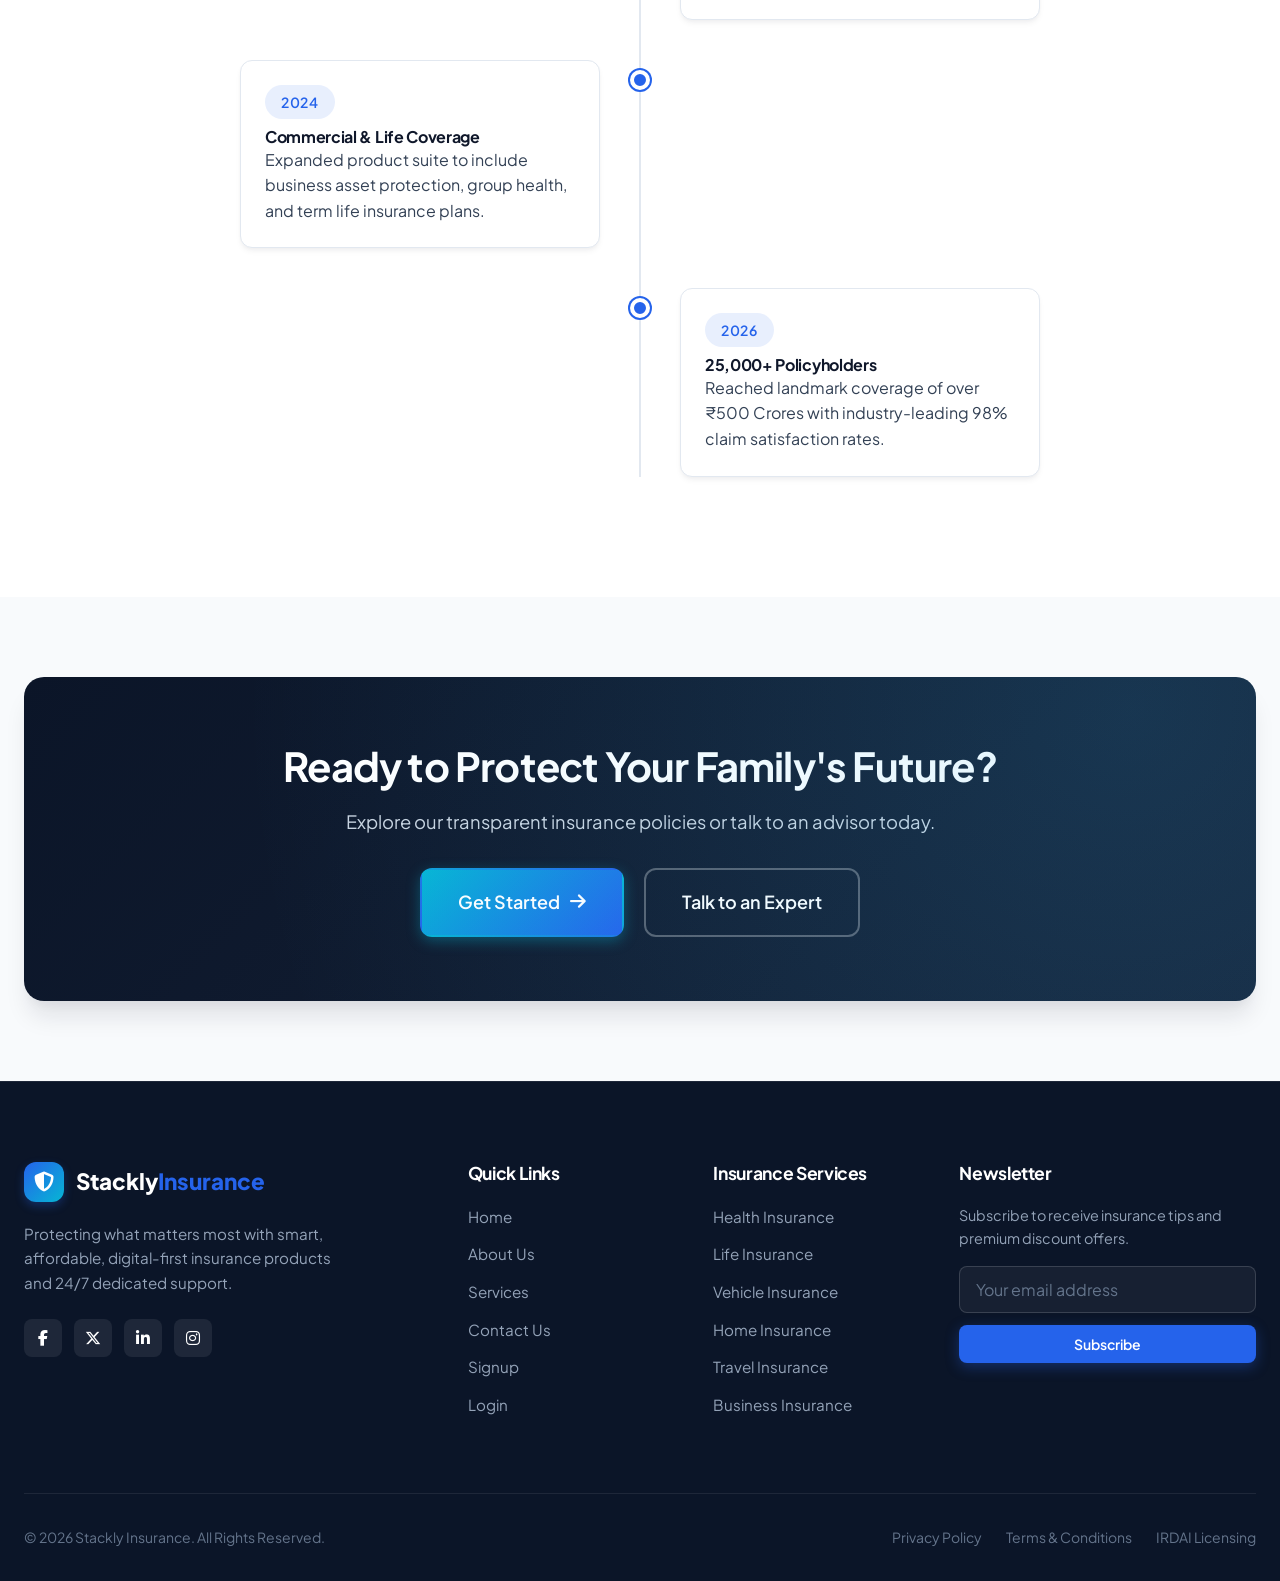
<file: about.html>
<!DOCTYPE html>
<html lang="en">
<head>
  <meta charset="UTF-8">
  <meta name="viewport" content="width=device-width, initial-scale=1.0">
  <title>Stackly Insurance | About Us</title>
  <meta name="description" content="Learn about Stackly Insurance, our mission, vision, values, leadership team, company journey timeline, and customer commitment.">
  <meta name="keywords" content="Stackly Insurance about us, insurance company, leadership team, mission vision values, company timeline">
  
  <meta property="og:title" content="Stackly Insurance | About Us">
  <meta property="og:description" content="Discover our story, leadership team, and mission to revolutionize digital insurance.">

  <!-- Google Fonts & Font Awesome CDN -->
  <link rel="preconnect" href="https://fonts.googleapis.com">
  <link rel="preconnect" href="https://fonts.gstatic.com" crossorigin>
  <link href="https://fonts.googleapis.com/css2?family=Plus+Jakarta+Sans:wght@400;500;600;700;800&display=swap" rel="stylesheet">
  <link rel="stylesheet" href="https://cdnjs.cloudflare.com/ajax/libs/font-awesome/6.5.1/css/all.min.css">

  <link rel="stylesheet" href="css/style.css">
  <link rel="stylesheet" href="css/responsive.css">
</head>
<body>

  <!-- HEADER -->
  <header class="header">
    <div class="container">
      <nav class="navbar">
        <a href="index.html" class="logo">
          <div class="logo-icon"><i class="fa-solid fa-shield-halved"></i></div>
          <div class="logo-text">Stackly<span>Insurance</span></div>
        </a>

        <ul class="nav-menu">
          <li><a href="index.html" class="nav-link">Home</a></li>
          <li><a href="about.html" class="nav-link active">About Us</a></li>
          <li><a href="services.html" class="nav-link">Services</a></li>
          <li><a href="contact.html" class="nav-link">Contact</a></li>
          <li><a href="signup.html" class="nav-link">Signup</a></li>
        </ul>

        <div class="nav-actions">
          <a href="login.html" class="btn btn-primary btn-quote">Login<i class="fa-solid fa-arrow-right"></i></a>
          <button class="mobile-toggle" aria-label="Toggle navigation menu"><i class="fa-solid fa-bars"></i></button>
        </div>
      </nav>
    </div>
  </header>

  <!-- 1. HERO BANNER -->
  <section class="page-hero">
    <div class="container">
      <div class="badge-tag" style="background:rgba(255,255,255,0.1); color:#38bdf8;">About Our Company</div>
      <h1>Protecting What Matters Most</h1>
      <p>We are rebuilding insurance from the ground up — making security accessible, transparent, and digital-first for millions.</p>
    </div>
  </section>

  <!-- 2. WHO WE ARE & 3. MISSION, 4. VISION, 5. VALUES -->
  <section class="section">
    <div class="container">
      <div class="hero-grid" style="align-items:center; margin-bottom: 5rem;">
        <div>
          <div class="badge-tag">Who We Are</div>
          <h2 class="section-title">A Modern Insurance Partner You Can Count On</h2>
          <p>Founded in 2020, Stackly Insurance was created to eliminate red tape, hidden fees, and slow claim processing in traditional insurance.</p>
          <p>We combine cutting-edge technology with deep actuarial risk management to deliver instant digital policies, automated claim settlements, and empathetic customer care when you need it most.</p>
        </div>
        <div>
          <svg viewBox="0 0 500 350" width="100%" height="auto" style="border-radius:var(--radius-lg); box-shadow:var(--shadow-md);">
            <rect width="500" height="350" rx="16" fill="#0b1528"/>
            <circle cx="250" cy="175" r="90" fill="#2563eb" opacity="0.2"/>
            <path d="M250 100L330 145V210C330 255 250 290 250 290C250 290 170 255 170 210V145L250 100Z" fill="#2563eb"/>
            <path d="M230 190L245 205L275 175" stroke="#ffffff" stroke-width="6" stroke-linecap="round"/>
          </svg>
        </div>
      </div>

      <!-- MISSION, VISION, VALUES CARDS -->
      <div class="services-grid">
        <div class="service-card">
          <div class="service-icon"><i class="fa-solid fa-bullseye"></i></div>
          <h3>Our Mission</h3>
          <p>To provide clear, affordable, and instant insurance coverage to every individual, family, and business without friction or paperwork.</p>
        </div>

        <div class="service-card">
          <div class="service-icon"><i class="fa-solid fa-eye"></i></div>
          <h3>Our Vision</h3>
          <p>To become India’s most trusted digital insurance ecosystem, setting global benchmarks in claim speed and customer satisfaction.</p>
        </div>

        <div class="service-card">
          <div class="service-icon"><i class="fa-solid fa-hand-holding-heart"></i></div>
          <h3>Our Core Values</h3>
          <p>Integrity, complete transparency, customer-first innovation, rapid claim resolution, and unwavering empathy in times of crisis.</p>
        </div>
      </div>
    </div>
  </section>

  <!-- 6. WHY STACKLY INSURANCE & 7. COMPANY STATISTICS -->
  <section class="section section-dark">
    <div class="container">
      <div class="section-header">
        <div class="badge-tag">Company Impact</div>
        <h2 class="section-title">Numbers That Define Our Growth</h2>
        <p class="section-subtitle">Delivering trust and security at scale every single day.</p>
      </div>

      <div class="stats-grid">
        <div class="stat-card">
          <div class="counter" data-target="25000" data-suffix="+">0</div>
          <div class="label">Policyholders Protected</div>
        </div>
        <div class="stat-card">
          <div class="counter" data-target="500" data-prefix="₹" data-suffix="Cr+">0</div>
          <div class="label">Sum Insured Active</div>
        </div>
        <div class="stat-card">
          <div class="counter" data-target="98" data-suffix="%">0</div>
          <div class="label">Claims Approval Rate</div>
        </div>
        <div class="stat-card">
          <div class="counter" data-target="150" data-suffix="+">0</div>
          <div class="label">Partner Hospitals & Network</div>
        </div>
      </div>
    </div>
  </section>

  <!-- 8. LEADERSHIP TEAM -->
  <section class="section">
    <div class="container">
      <div class="section-header">
        <div class="badge-tag">Leadership</div>
        <h2 class="section-title">Meet Our Executive Team</h2>
        <p class="section-subtitle">Experienced fintech leaders and underwriting pioneers driving our vision forward.</p>
      </div>

      <div class="services-grid leadership-grid">
        <div class="card" style="text-align:center;">
          <svg viewBox="0 0 100 100" style="width:90px; height:90px; border-radius:50%; margin:0 auto 1rem auto;">
            <circle cx="50" cy="50" r="50" fill="#2563eb"/>
            <text x="50" y="58" text-anchor="middle" fill="#ffffff" font-size="32" font-weight="bold">VS</text>
          </svg>
          <h4 style="font-size:1.2rem; margin-bottom:0.25rem;">Vikram Sharma</h4>
          <p style="font-size:0.85rem; color:var(--royal-blue); font-weight:700; margin-bottom:0.75rem;">Chief Executive Officer</p>
          <p style="font-size:0.85rem; color:var(--text-muted);">Ex-VP of Global Risk Management with 18+ years in insurance innovation.</p>
        </div>

        <div class="card" style="text-align:center;">
          <svg viewBox="0 0 100 100" style="width:90px; height:90px; border-radius:50%; margin:0 auto 1rem auto;">
            <circle cx="50" cy="50" r="50" fill="#06b6d4"/>
            <text x="50" y="58" text-anchor="middle" fill="#ffffff" font-size="32" font-weight="bold">AN</text>
          </svg>
          <h4 style="font-size:1.2rem; margin-bottom:0.25rem;">Ananya Nair</h4>
          <p style="font-size:0.85rem; color:var(--royal-blue); font-weight:700; margin-bottom:0.75rem;">Chief Technology Officer</p>
          <p style="font-size:0.85rem; color:var(--text-muted);">Pioneer in automated claim verification engines and secure digital vaults.</p>
        </div>

        <div class="card" style="text-align:center;">
          <svg viewBox="0 0 100 100" style="width:90px; height:90px; border-radius:50%; margin:0 auto 1rem auto;">
            <circle cx="50" cy="50" r="50" fill="#10b981"/>
            <text x="50" y="58" text-anchor="middle" fill="#ffffff" font-size="32" font-weight="bold">RK</text>
          </svg>
          <h4 style="font-size:1.2rem; margin-bottom:0.25rem;">Rohan Kapoor</h4>
          <p style="font-size:0.85rem; color:var(--royal-blue); font-weight:700; margin-bottom:0.75rem;">Chief Actuarial Officer</p>
          <p style="font-size:0.85rem; color:var(--text-muted);">Specialist in predictive risk models and affordable health plan design.</p>
        </div>

        <div class="card" style="text-align:center;">
          <svg viewBox="0 0 100 100" style="width:90px; height:90px; border-radius:50%; margin:0 auto 1rem auto;">
            <circle cx="50" cy="50" r="50" fill="#f59e0b"/>
            <text x="50" y="58" text-anchor="middle" fill="#ffffff" font-size="32" font-weight="bold">SD</text>
          </svg>
          <h4 style="font-size:1.2rem; margin-bottom:0.25rem;">Sneha Deshmukh</h4>
          <p style="font-size:0.85rem; color:var(--royal-blue); font-weight:700; margin-bottom:0.75rem;">Head of Claims & Support</p>
          <p style="font-size:0.85rem; color:var(--text-muted);">Dedicated to ensuring 100% empathetic customer support and fast payouts.</p>
        </div>
      </div>
    </div>
  </section>

  <!-- 10. INSURANCE JOURNEY TIMELINE -->
  <section class="section section-alt">
    <div class="container">
      <div class="section-header">
        <div class="badge-tag">Our Milestones</div>
        <h2 class="section-title">The Stackly Journey</h2>
        <p class="section-subtitle">How we grew from an ambitious startup to a leading digital insurance brand.</p>
      </div>

      <div class="timeline">
        <div class="timeline-item">
          <div class="timeline-dot"></div>
          <div class="timeline-content">
            <span class="badge-tag" style="margin-bottom:0.5rem;">2020</span>
            <h4>Company Foundation</h4>
            <p>Stackly Insurance was established with a seed vision to digitize retail health and vehicle insurance policies.</p>
          </div>
        </div>

        <div class="timeline-item">
          <div class="timeline-dot"></div>
          <div class="timeline-content">
            <span class="badge-tag" style="margin-bottom:0.5rem;">2022</span>
            <h4>Instant Claim Launch</h4>
            <p>Pioneered AI-driven claims settlement, reducing average claim processing time down to under 2 hours.</p>
          </div>
        </div>

        <div class="timeline-item">
          <div class="timeline-dot"></div>
          <div class="timeline-content">
            <span class="badge-tag" style="margin-bottom:0.5rem;">2024</span>
            <h4>Commercial & Life Coverage</h4>
            <p>Expanded product suite to include business asset protection, group health, and term life insurance plans.</p>
          </div>
        </div>

        <div class="timeline-item">
          <div class="timeline-dot"></div>
          <div class="timeline-content">
            <span class="badge-tag" style="margin-bottom:0.5rem;">2026</span>
            <h4>25,000+ Policyholders</h4>
            <p>Reached landmark coverage of over ₹500 Crores with industry-leading 98% claim satisfaction rates.</p>
          </div>
        </div>
      </div>
    </div>
  </section>

  <!-- CTA -->
  <section class="section">
    <div class="container">
      <div class="cta-banner">
        <h2>Ready to Protect Your Family's Future?</h2>
        <p>Explore our transparent insurance policies or talk to an advisor today.</p>
        <div class="cta-btns">
          <a href="signup.html" class="btn btn-cyan btn-lg">Get Started <i class="fa-solid fa-arrow-right"></i></a>
          <a href="contact.html" class="btn btn-outline-white btn-lg">Talk to an Expert</a>
        </div>
      </div>
    </div>
  </section>

  <!-- FOOTER -->
  <footer class="footer">
    <div class="container">
      <div class="footer-grid">
        <!-- Brand Info -->
        <div class="footer-brand">
          <a href="index.html" class="logo">
            <div class="logo-icon"><i class="fa-solid fa-shield-halved"></i></div>
            <div class="logo-text">Stackly<span>Insurance</span></div>
          </a>
          <p>Protecting what matters most with smart, affordable, digital-first insurance products and 24/7 dedicated support.</p>
          <div class="social-links">
            <a href="404.html" class="social-icon" aria-label="Facebook"><i class="fa-brands fa-facebook-f"></i></a>
            <a href="404.html" class="social-icon" aria-label="Twitter"><i class="fa-brands fa-x-twitter"></i></a>
            <a href="404.html" class="social-icon" aria-label="LinkedIn"><i class="fa-brands fa-linkedin-in"></i></a>
            <a href="404.html" class="social-icon" aria-label="Instagram"><i class="fa-brands fa-instagram"></i></a>
          </div>
        </div>

        <!-- Quick Links -->
        <div>
          <h4 class="footer-title">Quick Links</h4>
          <ul class="footer-links">
            <li><a href="index.html">Home</a></li>
            <li><a href="about.html">About Us</a></li>
            <li><a href="services.html">Services</a></li>
            <li><a href="contact.html">Contact Us</a></li>
            <li><a href="signup.html">Signup</a></li>
            <li><a href="login.html">Login</a></li>
          </ul>
        </div>

        <!-- Insurance Services -->
        <div>
          <h4 class="footer-title">Insurance Services</h4>
          <ul class="footer-links">
            <li><a href="services.html#health">Health Insurance</a></li>
            <li><a href="services.html#life">Life Insurance</a></li>
            <li><a href="services.html#vehicle">Vehicle Insurance</a></li>
            <li><a href="services.html#home">Home Insurance</a></li>
            <li><a href="services.html#travel">Travel Insurance</a></li>
            <li><a href="services.html#business">Business Insurance</a></li>
          </ul>
        </div>

        <!-- Newsletter -->
        <div>
          <h4 class="footer-title">Newsletter</h4>
          <p style="font-size:0.9rem; margin-bottom:1rem; color:#94a3b8;">Subscribe to receive insurance tips and premium discount offers.</p>
          <form class="newsletter-form">
            <input type="email" class="newsletter-input" placeholder="Your email address" required>
            <button type="submit" class="btn btn-primary btn-sm" style="width:100%;">Subscribe</button>
          </form>
        </div>
      </div>

      <div class="footer-bottom">
        <div>&copy; 2026 Stackly Insurance. All Rights Reserved.</div>
        <div class="footer-legal">
          <a href="404.html">Privacy Policy</a>
          <a href="404.html">Terms &amp; Conditions</a>
          <a href="404.html">IRDAI Licensing</a>
        </div>
      </div>
    </div>
  </footer>


  <script src="js/main.js"></script>
</body>
</html>
</file>
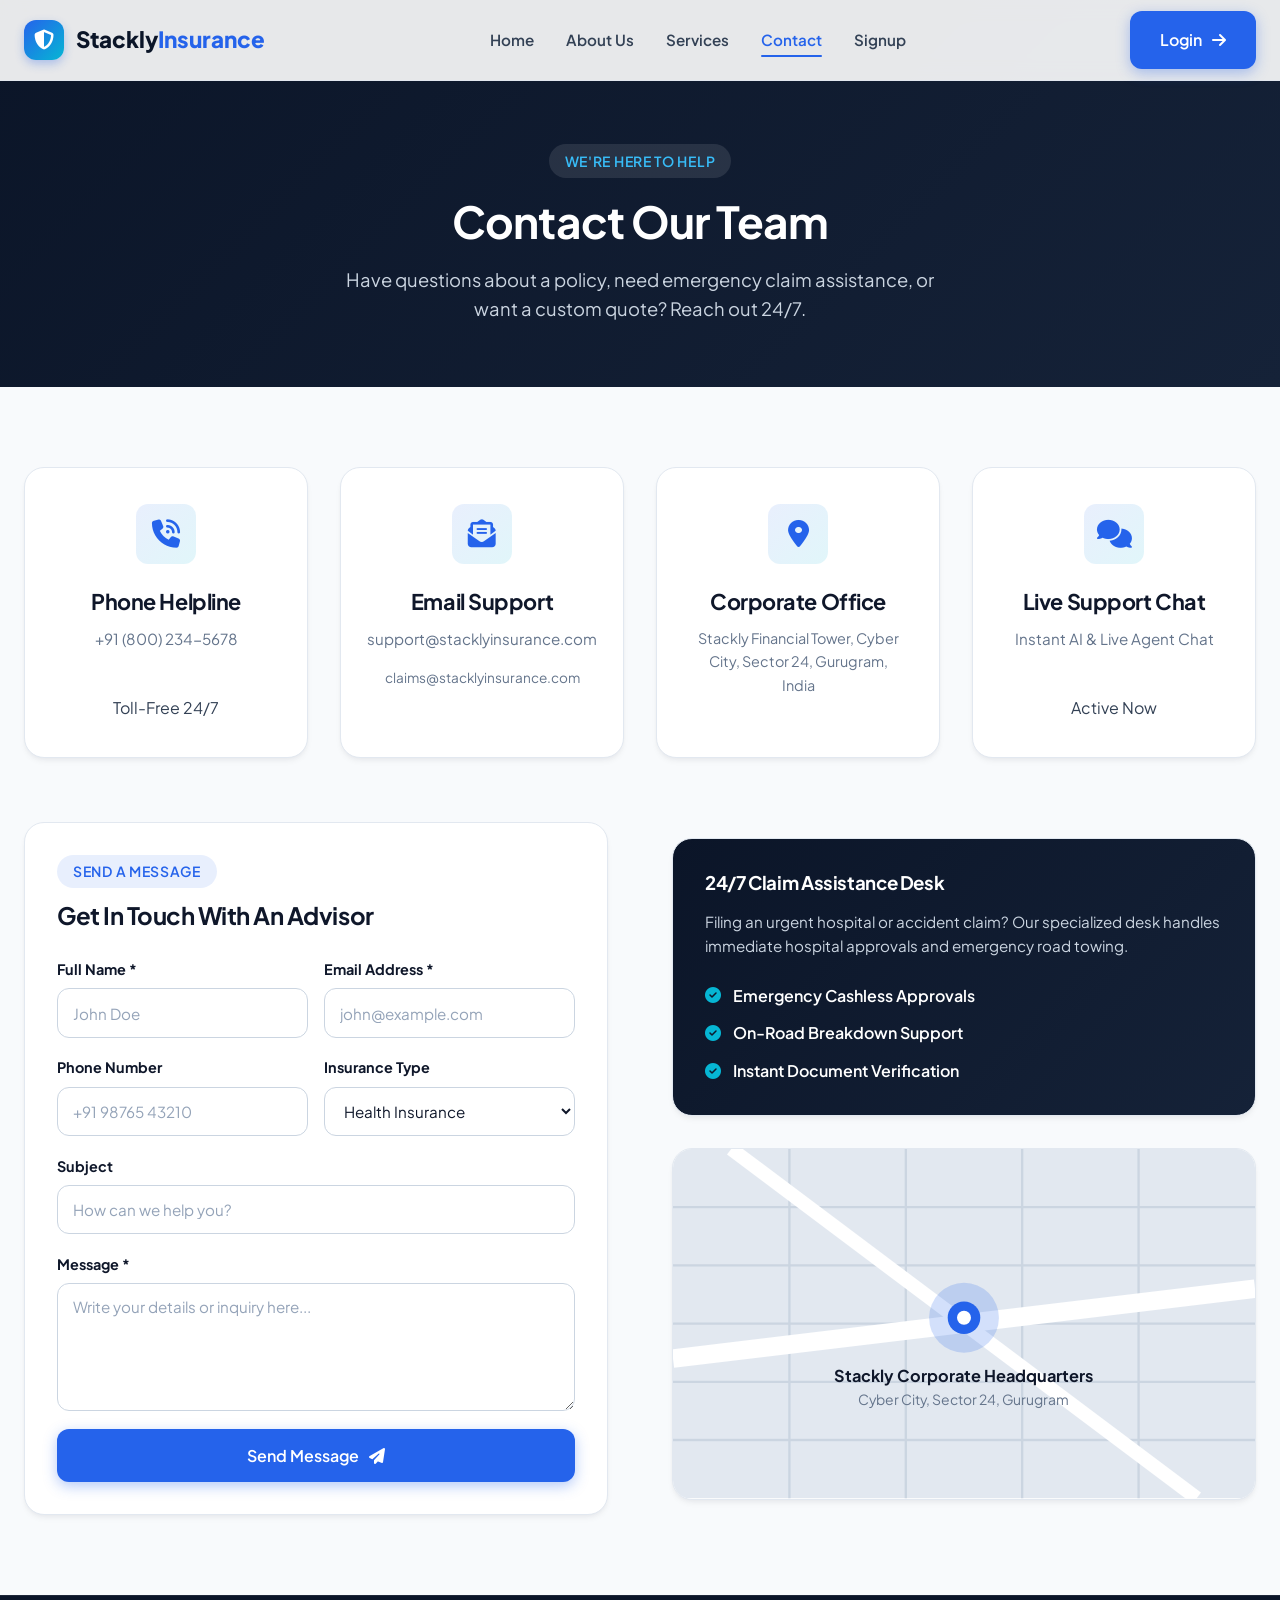
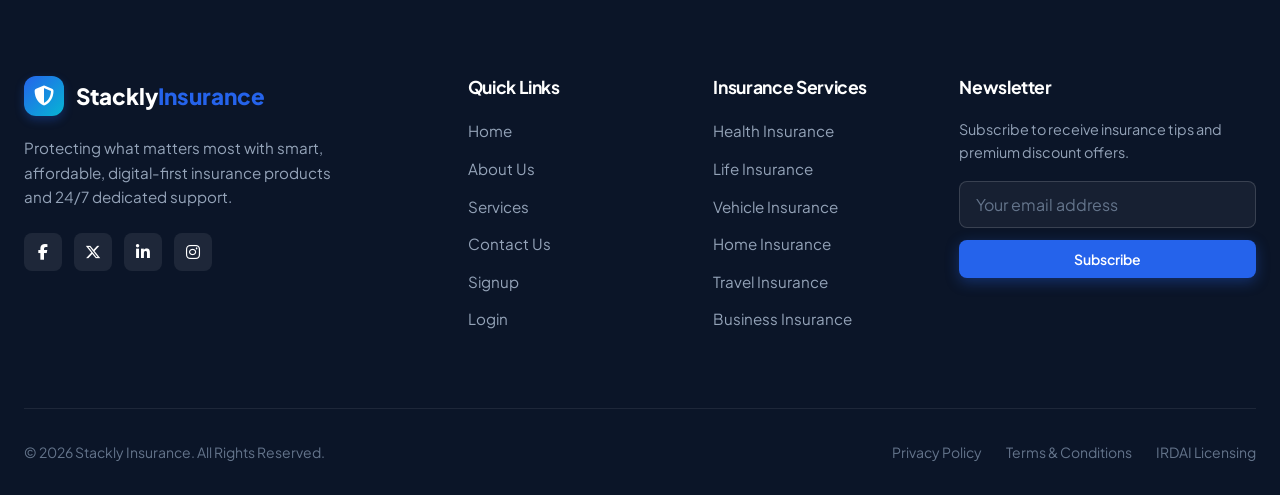
<file: contact.html>
<!DOCTYPE html>
<html lang="en">
<head>
  <meta charset="UTF-8">
  <meta name="viewport" content="width=device-width, initial-scale=1.0">
  <title>Stackly Insurance | Contact Us</title>
  <meta name="description" content="Get in touch with Stackly Insurance. Reach out to our 24/7 support team for claims, policy quotes, renewals, and corporate insurance inquiries.">
  <meta name="keywords" content="Stackly Insurance contact, customer support, claims phone number, insurance helpline, office address">
  
  <meta property="og:title" content="Stackly Insurance | Contact Us">
  <meta property="og:description" content="Reach out to Stackly Insurance 24/7 customer support, claims helpline, or visit our office.">

  <!-- Google Fonts & Font Awesome CDN -->
  <link rel="preconnect" href="https://fonts.googleapis.com">
  <link rel="preconnect" href="https://fonts.gstatic.com" crossorigin>
  <link href="https://fonts.googleapis.com/css2?family=Plus+Jakarta+Sans:wght@400;500;600;700;800&display=swap" rel="stylesheet">
  <link rel="stylesheet" href="https://cdnjs.cloudflare.com/ajax/libs/font-awesome/6.5.1/css/all.min.css">

  <link rel="stylesheet" href="css/style.css">
  <link rel="stylesheet" href="css/responsive.css">
</head>
<body>

  <!-- HEADER -->
  <header class="header">
    <div class="container">
      <nav class="navbar">
        <a href="index.html" class="logo">
          <div class="logo-icon"><i class="fa-solid fa-shield-halved"></i></div>
          <div class="logo-text">Stackly<span>Insurance</span></div>
        </a>

        <ul class="nav-menu">
          <li><a href="index.html" class="nav-link">Home</a></li>
          <li><a href="about.html" class="nav-link">About Us</a></li>
          <li><a href="services.html" class="nav-link">Services</a></li>
          <li><a href="contact.html" class="nav-link active">Contact</a></li>
          <li><a href="signup.html" class="nav-link">Signup</a></li>
        </ul>

        <div class="nav-actions">
          <a href="login.html" class="btn btn-primary btn-quote">Login <i class="fa-solid fa-arrow-right"></i></a>
          <button class="mobile-toggle" aria-label="Toggle navigation menu"><i class="fa-solid fa-bars"></i></button>
        </div>
      </nav>
    </div>
  </header>

  <!-- HERO BANNER -->
  <section class="page-hero">
    <div class="container">
      <div class="badge-tag" style="background:rgba(255,255,255,0.1); color:#38bdf8;">We're Here To Help</div>
      <h1>Contact Our Team</h1>
      <p>Have questions about a policy, need emergency claim assistance, or want a custom quote? Reach out 24/7.</p>
    </div>
  </section>

  <!-- CONTACT INFO CARDS -->
  <section class="section">
    <div class="container">
      <div class="services-grid contact-info-grid" style="margin-bottom: 4rem;">
        <div class="service-card" style="text-align:center; align-items:center;">
          <div class="service-icon"><i class="fa-solid fa-phone-volume"></i></div>
          <h3>Phone Helpline</h3>
          <p style="margin-bottom:0.5rem;">+91 (800) 234-5678</p>
          <span class="badge badge-active">Toll-Free 24/7</span>
        </div>

        <div class="service-card" style="text-align:center; align-items:center;">
          <div class="service-icon"><i class="fa-solid fa-envelope-open-text"></i></div>
          <h3>Email Support</h3>
          <p style="margin-bottom:0.5rem;">support@stacklyinsurance.com</p>
          <p style="font-size:0.85rem; color:var(--text-muted);">claims@stacklyinsurance.com</p>
        </div>

        <div class="service-card" style="text-align:center; align-items:center;">
          <div class="service-icon"><i class="fa-solid fa-location-dot"></i></div>
          <h3>Corporate Office</h3>
          <p style="font-size:0.9rem;">Stackly Financial Tower, Cyber City, Sector 24, Gurugram, India</p>
        </div>

        <div class="service-card" style="text-align:center; align-items:center;">
          <div class="service-icon"><i class="fa-solid fa-comments"></i></div>
          <h3>Live Support Chat</h3>
          <p style="margin-bottom:0.5rem;">Instant AI & Live Agent Chat</p>
          <span class="badge badge-active">Active Now</span>
        </div>
      </div>

      <!-- CONTACT FORM & MAP GRID -->
      <div class="hero-grid contact-layout">
        <!-- Form -->
        <div class="card contact-form-card">
          <div class="badge-tag">Send A Message</div>
          <h3>Get In Touch With An Advisor</h3>
          
          <form id="contactForm" class="contact-form">
            <div class="contact-form-grid">
              <div class="form-group">
                <label class="form-label" for="contactName">Full Name *</label>
                <input type="text" id="contactName" name="name" class="form-input" placeholder="John Doe" required>
              </div>

              <div class="form-group">
                <label class="form-label" for="contactEmail">Email Address *</label>
                <input type="email" id="contactEmail" name="email" class="form-input" placeholder="john@example.com" required>
              </div>
            </div>

            <div class="contact-form-grid">
              <div class="form-group">
                <label class="form-label" for="contactPhone">Phone Number</label>
                <input type="tel" id="contactPhone" name="phone" class="form-input" placeholder="+91 98765 43210">
              </div>

              <div class="form-group">
                <label class="form-label" for="insuranceType">Insurance Type</label>
                <select id="insuranceType" name="insurance_type" class="form-select">
                  <option value="health">Health Insurance</option>
                  <option value="life">Life Insurance</option>
                  <option value="vehicle">Vehicle Insurance</option>
                  <option value="home">Home Insurance</option>
                  <option value="travel">Travel Insurance</option>
                  <option value="business">Business Insurance</option>
                  <option value="general">General Query</option>
                </select>
              </div>
            </div>

            <div class="form-group">
              <label class="form-label" for="contactSubject">Subject</label>
              <input type="text" id="contactSubject" name="subject" class="form-input" placeholder="How can we help you?">
            </div>

            <div class="form-group">
              <label class="form-label" for="contactMessage">Message *</label>
              <textarea id="contactMessage" name="message" class="form-input" placeholder="Write your details or inquiry here..." required></textarea>
            </div>

            <button type="submit" class="btn btn-primary contact-submit">Send Message <i class="fa-solid fa-paper-plane"></i></button>
          </form>
        </div>

        <!-- Support Info & Map Placeholder -->
        <div>
          <div class="card" style="margin-bottom:2rem; background:linear-gradient(135deg, var(--primary-navy) 0%, var(--primary-navy-light) 100%); color:#ffffff;">
            <h3 style="color:#ffffff; margin-bottom:1rem;">24/7 Claim Assistance Desk</h3>
            <p style="color:#cbd5e1; font-size:0.95rem; margin-bottom:1.5rem;">Filing an urgent hospital or accident claim? Our specialized desk handles immediate hospital approvals and emergency road towing.</p>
            <div style="display:flex; flex-direction:column; gap:0.75rem;">
              <div style="display:flex; align-items:center; gap:0.75rem; color:#ffffff; font-weight:600;"><i class="fa-solid fa-circle-check" style="color:var(--cyan-accent);"></i> Emergency Cashless Approvals</div>
              <div style="display:flex; align-items:center; gap:0.75rem; color:#ffffff; font-weight:600;"><i class="fa-solid fa-circle-check" style="color:var(--cyan-accent);"></i> On-Road Breakdown Support</div>
              <div style="display:flex; align-items:center; gap:0.75rem; color:#ffffff; font-weight:600;"><i class="fa-solid fa-circle-check" style="color:var(--cyan-accent);"></i> Instant Document Verification</div>
            </div>
          </div>

          <!-- MAP PLACEHOLDER SVG -->
          <div class="card" style="padding:0; overflow:hidden;">
            <svg viewBox="0 0 500 300" width="100%" height="auto" style="display:block;">
              <rect width="500" height="300" fill="#e2e8f0"/>
              <!-- Stylized map grid lines -->
              <path d="M0 50H500M0 100H500M0 150H500M0 200H500M0 250H500" stroke="#cbd5e1" stroke-width="2"/>
              <path d="M100 0V300M200 0V300M300 0V300M400 0V300" stroke="#cbd5e1" stroke-width="2"/>
              <!-- Roads -->
              <path d="M50 0L450 300" stroke="#ffffff" stroke-width="12"/>
              <path d="M0 180L500 120" stroke="#ffffff" stroke-width="16"/>
              <!-- Pin -->
              <circle cx="250" cy="145" r="30" fill="#2563eb" opacity="0.2"/>
              <circle cx="250" cy="145" r="14" fill="#2563eb"/>
              <circle cx="250" cy="145" r="6" fill="#ffffff"/>
              <text x="250" y="200" text-anchor="middle" fill="#0f172a" font-size="14" font-weight="bold">Stackly Corporate Headquarters</text>
              <text x="250" y="220" text-anchor="middle" fill="#64748b" font-size="12">Cyber City, Sector 24, Gurugram</text>
            </svg>
          </div>
        </div>
      </div>
    </div>
  </section>

  <!-- FOOTER -->
  <footer class="footer">
    <div class="container">
      <div class="footer-grid">
        <!-- Brand Info -->
        <div class="footer-brand">
          <a href="index.html" class="logo">
            <div class="logo-icon"><i class="fa-solid fa-shield-halved"></i></div>
            <div class="logo-text">Stackly<span>Insurance</span></div>
          </a>
          <p>Protecting what matters most with smart, affordable, digital-first insurance products and 24/7 dedicated support.</p>
          <div class="social-links">
            <a href="404.html" class="social-icon" aria-label="Facebook"><i class="fa-brands fa-facebook-f"></i></a>
            <a href="404.html" class="social-icon" aria-label="Twitter"><i class="fa-brands fa-x-twitter"></i></a>
            <a href="404.html" class="social-icon" aria-label="LinkedIn"><i class="fa-brands fa-linkedin-in"></i></a>
            <a href="404.html" class="social-icon" aria-label="Instagram"><i class="fa-brands fa-instagram"></i></a>
          </div>
        </div>

        <!-- Quick Links -->
        <div>
          <h4 class="footer-title">Quick Links</h4>
          <ul class="footer-links">
            <li><a href="index.html">Home</a></li>
            <li><a href="about.html">About Us</a></li>
            <li><a href="services.html">Services</a></li>
            <li><a href="contact.html">Contact Us</a></li>
            <li><a href="signup.html">Signup</a></li>
            <li><a href="login.html">Login</a></li>
          </ul>
        </div>

        <!-- Insurance Services -->
        <div>
          <h4 class="footer-title">Insurance Services</h4>
          <ul class="footer-links">
            <li><a href="services.html#health">Health Insurance</a></li>
            <li><a href="services.html#life">Life Insurance</a></li>
            <li><a href="services.html#vehicle">Vehicle Insurance</a></li>
            <li><a href="services.html#home">Home Insurance</a></li>
            <li><a href="services.html#travel">Travel Insurance</a></li>
            <li><a href="services.html#business">Business Insurance</a></li>
          </ul>
        </div>

        <!-- Newsletter -->
        <div>
          <h4 class="footer-title">Newsletter</h4>
          <p style="font-size:0.9rem; margin-bottom:1rem; color:#94a3b8;">Subscribe to receive insurance tips and premium discount offers.</p>
          <form class="newsletter-form">
            <input type="email" class="newsletter-input" placeholder="Your email address" required>
            <button type="submit" class="btn btn-primary btn-sm" style="width:100%;">Subscribe</button>
          </form>
        </div>
      </div>

      <div class="footer-bottom">
        <div>&copy; 2026 Stackly Insurance. All Rights Reserved.</div>
        <div class="footer-legal">
          <a href="404.html">Privacy Policy</a>
          <a href="404.html">Terms &amp; Conditions</a>
          <a href="404.html">IRDAI Licensing</a>
        </div>
      </div>
    </div>
  </footer>


  <script src="js/main.js"></script>
  <script src="js/auth.js"></script>
</body>
</html>
</file>
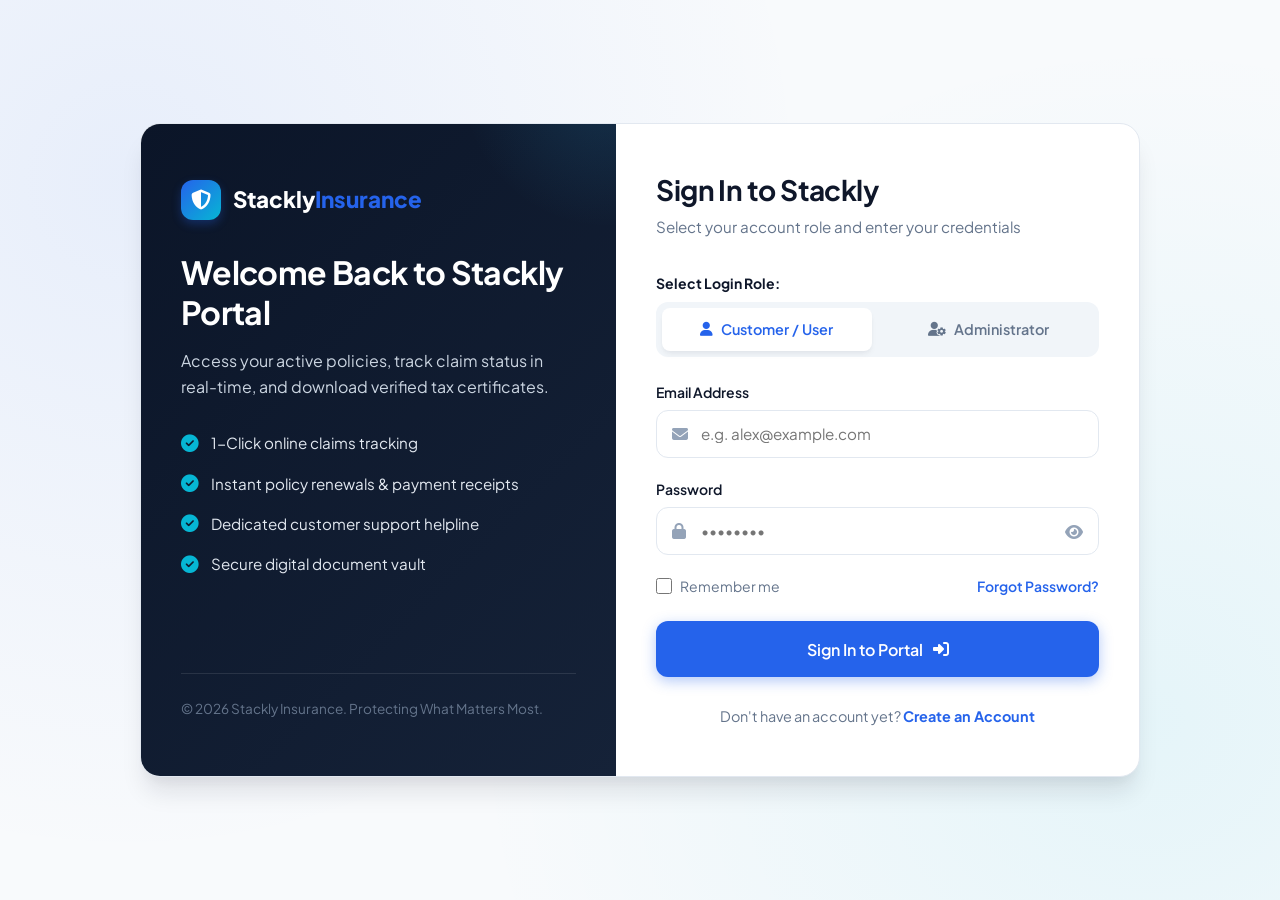
<file: login.html>
<!DOCTYPE html>
<html lang="en">
<head>
  <meta charset="UTF-8">
  <meta name="viewport" content="width=device-width, initial-scale=1.0">
  <title>Stackly Insurance | Account Login</title>
  <meta name="description" content="Sign in to your Stackly Insurance portal. Access policies, file claims, manage payments, or log in as administrator.">
  <meta name="keywords" content="Stackly Insurance login, user dashboard login, admin portal login, insurance sign in">
  
  <meta property="og:title" content="Stackly Insurance | Login">
  <meta property="og:description" content="Sign in to manage your health, life, vehicle, and home insurance policies.">

  <!-- Google Fonts & Font Awesome CDN -->
  <link rel="preconnect" href="https://fonts.googleapis.com">
  <link rel="preconnect" href="https://fonts.gstatic.com" crossorigin>
  <link href="https://fonts.googleapis.com/css2?family=Plus+Jakarta+Sans:wght@400;500;600;700;800&display=swap" rel="stylesheet">
  <link rel="stylesheet" href="https://cdnjs.cloudflare.com/ajax/libs/font-awesome/6.5.1/css/all.min.css">

  <link rel="stylesheet" href="css/style.css">
  <link rel="stylesheet" href="css/responsive.css">
  <link rel="stylesheet" href="css/auth.css">
</head>
<body class="auth-body">

  <div class="auth-wrapper">
    <!-- Left Banner -->
    <div class="auth-banner">
      <div>
        <a href="index.html" class="logo">
          <div class="logo-icon"><i class="fa-solid fa-shield-halved"></i></div>
          <div class="logo-text">Stackly<span>Insurance</span></div>
        </a>

        <div class="auth-banner-content">
          <h2>Welcome Back to Stackly Portal</h2>
          <p>Access your active policies, track claim status in real-time, and download verified tax certificates.</p>

          <ul class="auth-features-list">
            <li><i class="fa-solid fa-circle-check"></i> 1-Click online claims tracking</li>
            <li><i class="fa-solid fa-circle-check"></i> Instant policy renewals & payment receipts</li>
            <li><i class="fa-solid fa-circle-check"></i> Dedicated customer support helpline</li>
            <li><i class="fa-solid fa-circle-check"></i> Secure digital document vault</li>
          </ul>
        </div>
      </div>

      <div class="auth-banner-footer">
        &copy; 2026 Stackly Insurance. Protecting What Matters Most.
      </div>
    </div>

    <!-- Right Form Container -->
    <div class="auth-form-container">
      <div class="auth-header">
        <h3>Sign In to Stackly</h3>
        <p>Select your account role and enter your credentials</p>
      </div>

      <!-- Demo Banner Info -->
     

      <form id="loginForm">
        <!-- Role Selector -->
        <div class="role-selector-wrapper">
          <label class="role-selector-label">Select Login Role:</label>
          <div class="role-pills">
            <div class="role-pill-option">
              <input type="radio" id="roleUser" name="role" value="user" checked>
              <label for="roleUser" class="role-pill-label">
                <i class="fa-solid fa-user"></i> Customer / User
              </label>
            </div>

            <div class="role-pill-option">
              <input type="radio" id="roleAdmin" name="role" value="admin">
              <label for="roleAdmin" class="role-pill-label">
                <i class="fa-solid fa-user-gear"></i> Administrator
              </label>
            </div>
          </div>
        </div>

        <!-- Email Field -->
        <div class="form-group">
          <label class="form-label" for="loginEmail">Email Address</label>
          <div class="input-wrapper">
            <input type="email" id="loginEmail" class="form-input" placeholder="e.g. alex@example.com" required>
            <i class="fa-solid fa-envelope input-icon"></i>
          </div>
        </div>

        <!-- Password Field -->
        <div class="form-group">
          <label class="form-label" for="loginPassword">Password</label>
          <div class="input-wrapper">
            <input type="password" id="loginPassword" class="form-input" placeholder="••••••••" required>
            <i class="fa-solid fa-lock input-icon"></i>
            <button type="button" class="password-toggle" aria-label="Toggle password visibility"><i class="fa-solid fa-eye"></i></button>
          </div>
        </div>

        <!-- Remember Me & Forgot Password -->
        <div class="form-options">
          <label class="checkbox-label">
            <input type="checkbox" id="rememberMe">
            <span>Remember me</span>
          </label>
          <a href="#" class="forgot-link" onclick="alert('Demo reset instructions sent to your email.'); return false;">Forgot Password?</a>
        </div>

        <!-- Submit Button -->
        <button type="submit" class="btn btn-primary auth-submit-btn">
          Sign In to Portal <i class="fa-solid fa-right-to-bracket"></i>
        </button>

        <div class="auth-footer-link">
          Don't have an account yet? <a href="signup.html">Create an Account</a>
        </div>
      </form>
    </div>
  </div>

  <script src="js/main.js"></script>
  <script src="js/auth.js"></script>
</body>
</html>
</file>
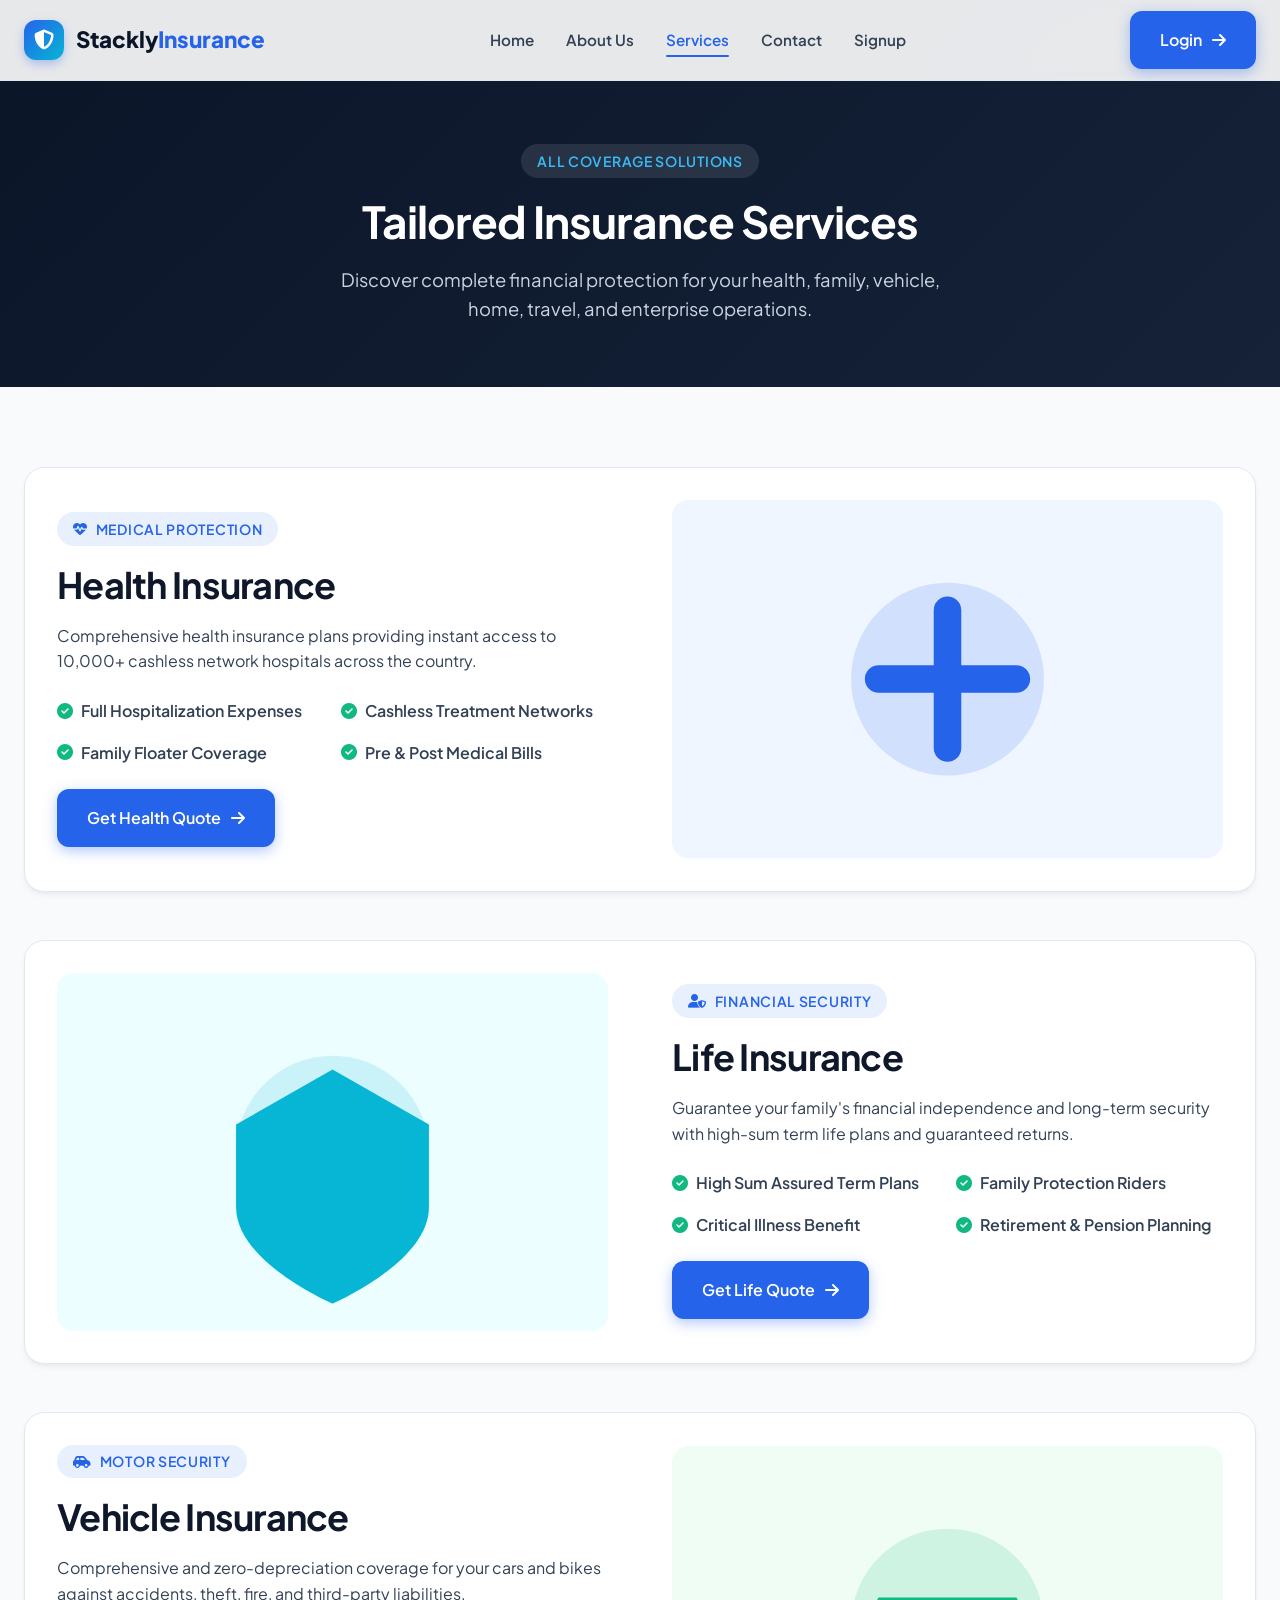
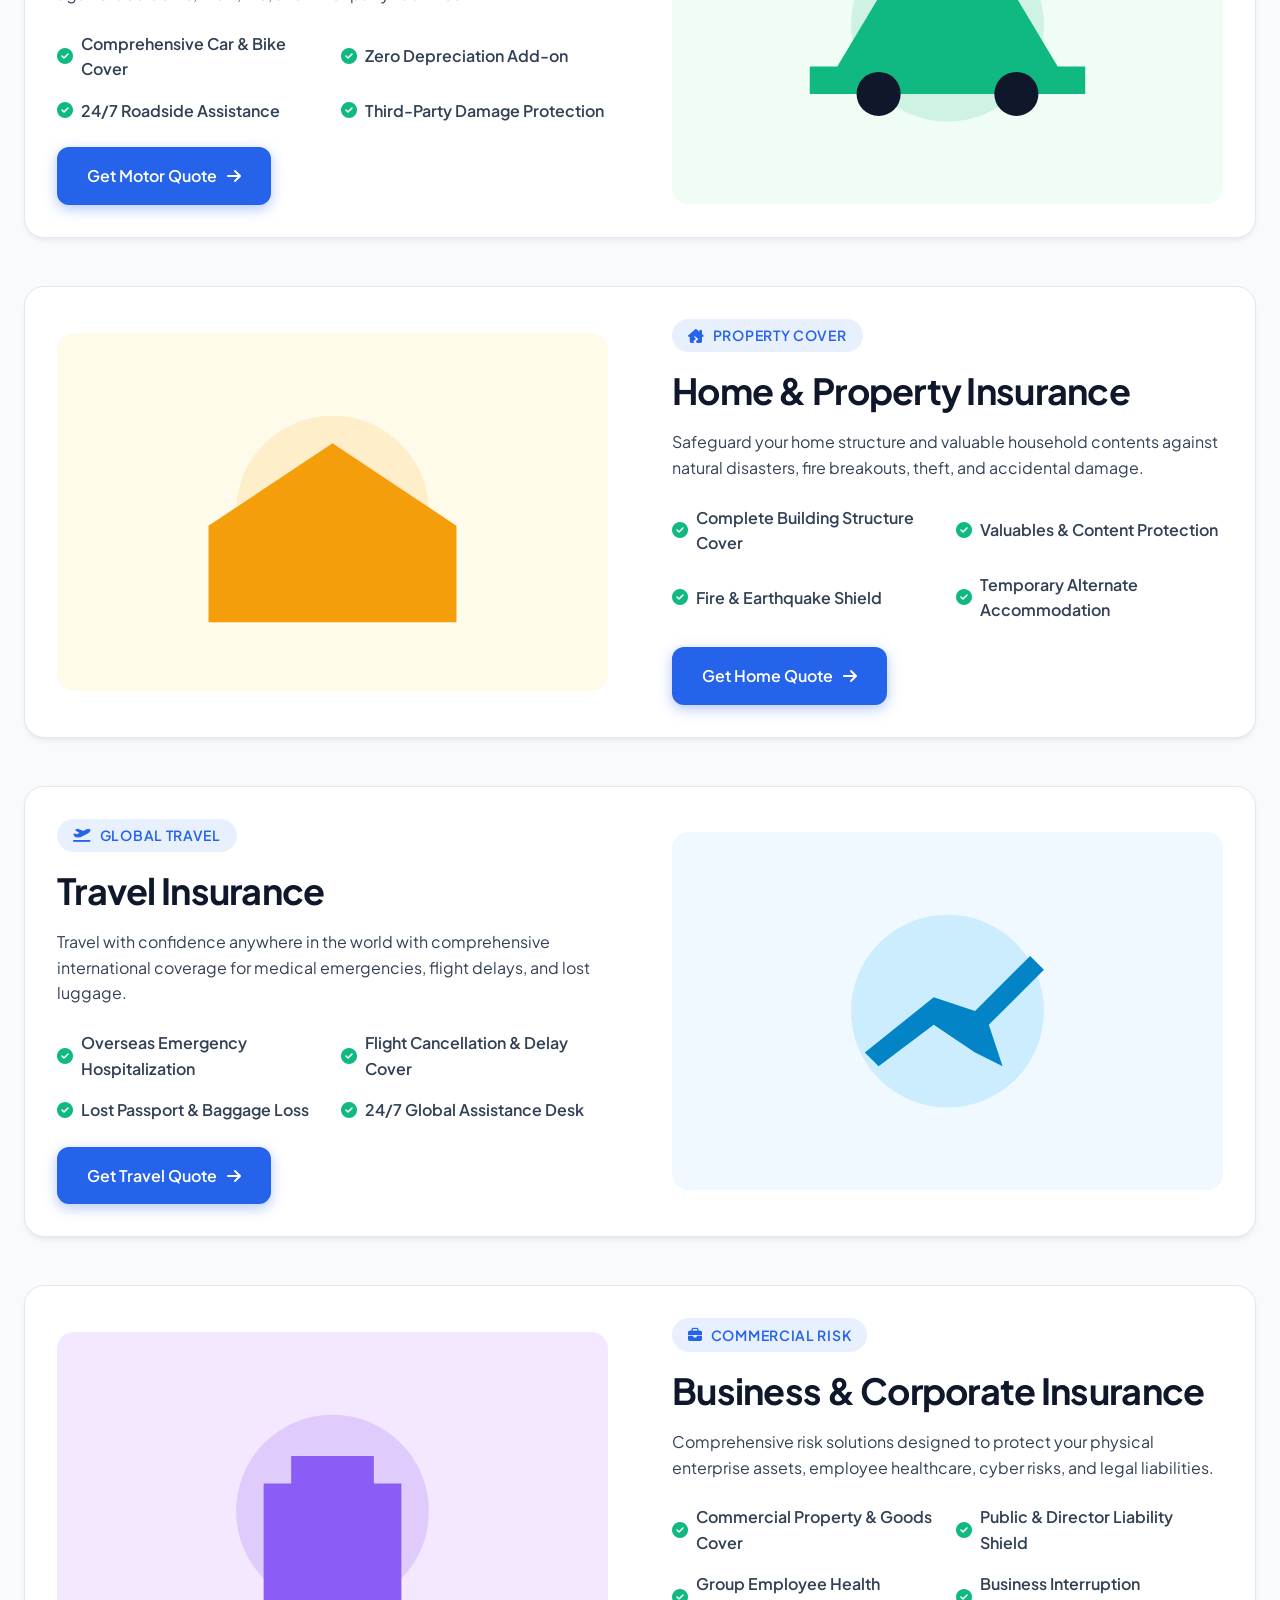
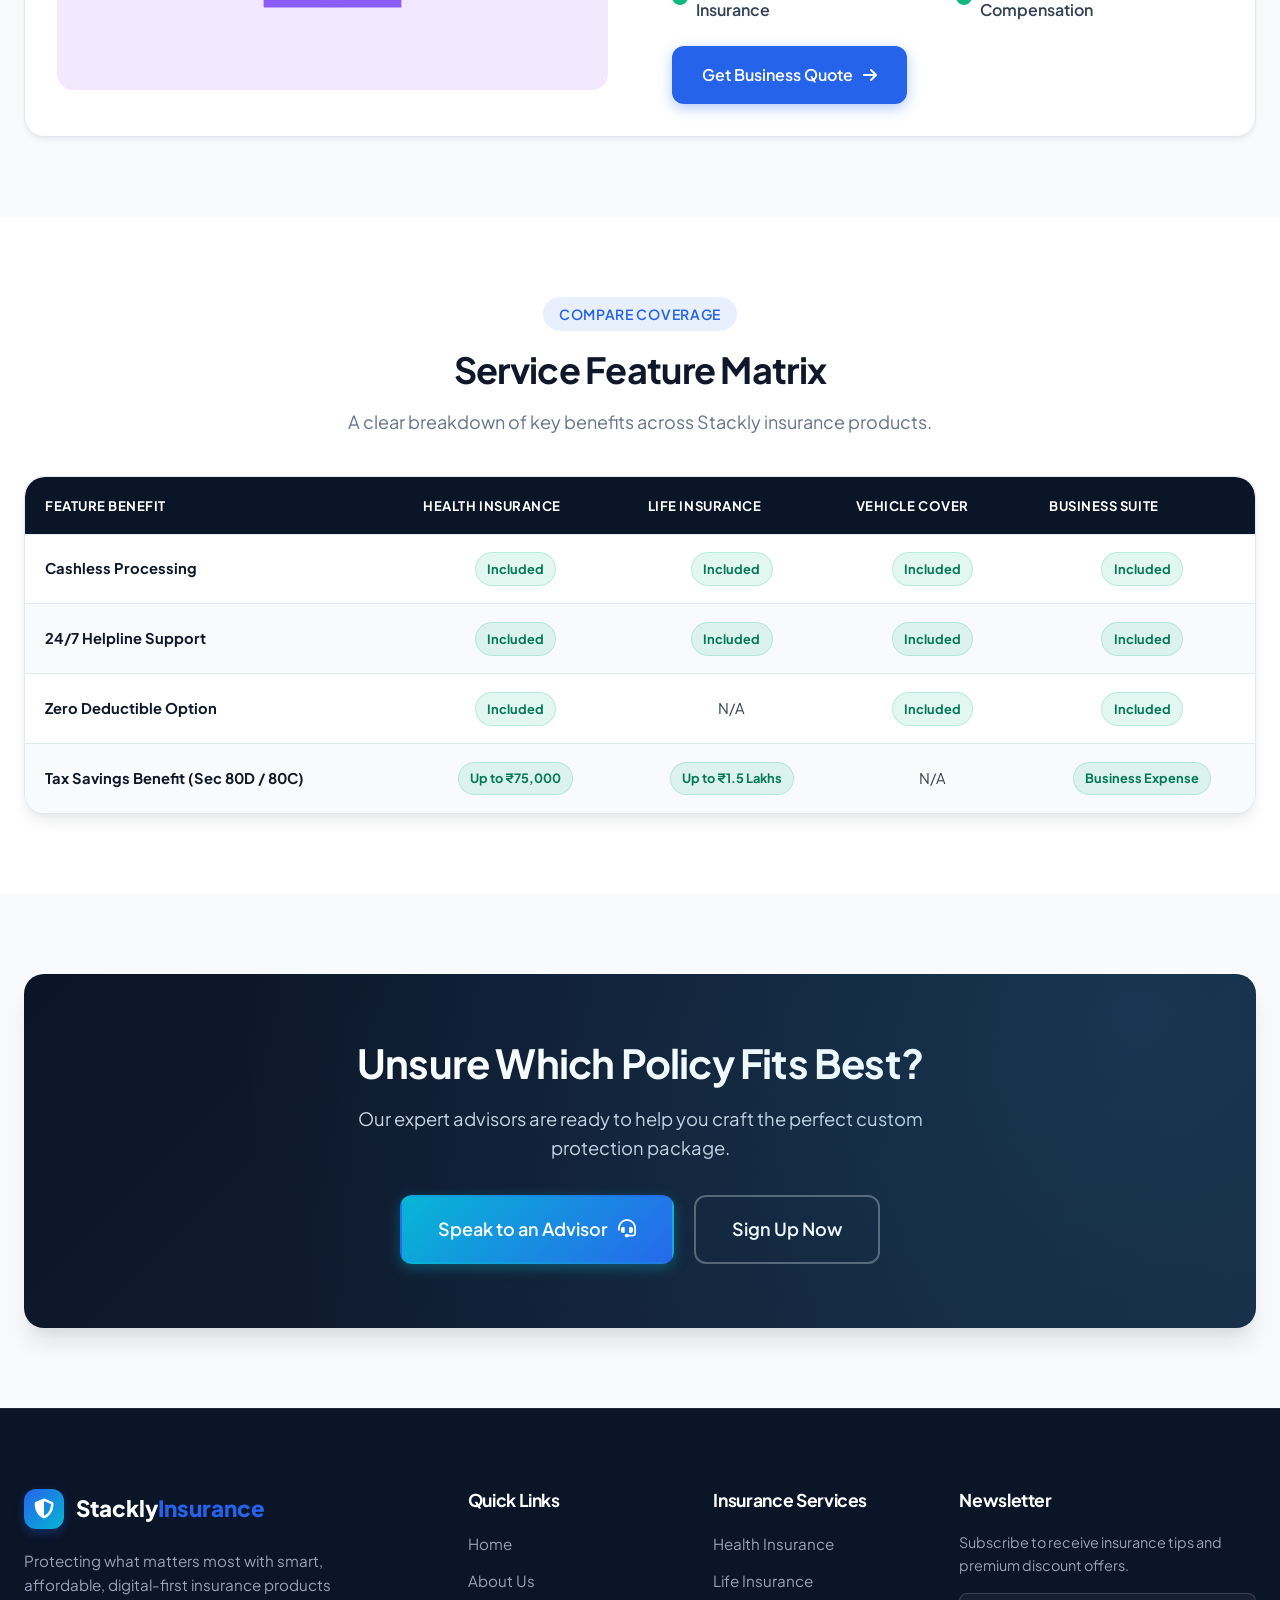
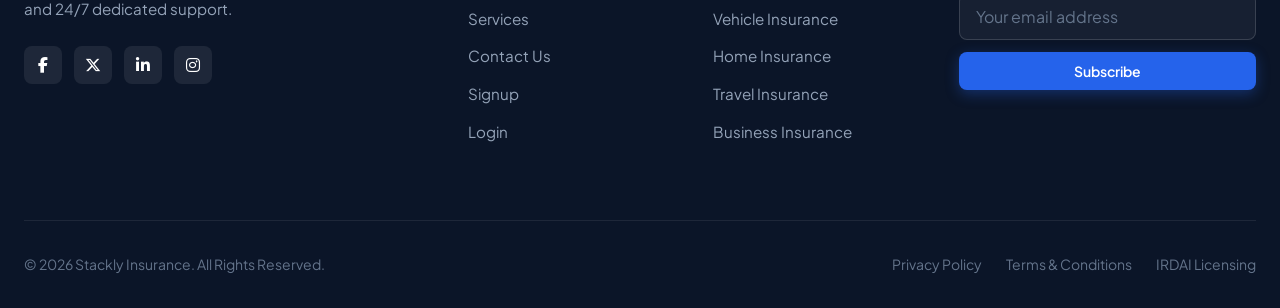
<file: services.html>
<!DOCTYPE html>
<html lang="en">
<head>
  <meta charset="UTF-8">
  <meta name="viewport" content="width=device-width, initial-scale=1.0">
  <title>Stackly Insurance | Insurance Services</title>
  <meta name="description" content="Explore Stackly Insurance coverage: Health, Life, Vehicle, Home, Travel, and Business Insurance. Flexible plans with instant claims and cashless coverage.">
  <meta name="keywords" content="Stackly Insurance services, health insurance, term life insurance, car insurance, bike insurance, home coverage, business insurance">
  
  <meta property="og:title" content="Stackly Insurance | Insurance Services">
  <meta property="og:description" content="Discover smart, customizable insurance products designed to protect health, family, vehicles, property, and business.">

  <!-- Google Fonts & Font Awesome CDN -->
  <link rel="preconnect" href="https://fonts.googleapis.com">
  <link rel="preconnect" href="https://fonts.gstatic.com" crossorigin>
  <link href="https://fonts.googleapis.com/css2?family=Plus+Jakarta+Sans:wght@400;500;600;700;800&display=swap" rel="stylesheet">
  <link rel="stylesheet" href="https://cdnjs.cloudflare.com/ajax/libs/font-awesome/6.5.1/css/all.min.css">

  <link rel="stylesheet" href="css/style.css">
  <link rel="stylesheet" href="css/responsive.css">
</head>
<body>

  <!-- HEADER -->
  <header class="header">
    <div class="container">
      <nav class="navbar">
        <a href="index.html" class="logo">
          <div class="logo-icon"><i class="fa-solid fa-shield-halved"></i></div>
          <div class="logo-text">Stackly<span>Insurance</span></div>
        </a>

        <ul class="nav-menu">
          <li><a href="index.html" class="nav-link">Home</a></li>
          <li><a href="about.html" class="nav-link">About Us</a></li>
          <li><a href="services.html" class="nav-link active">Services</a></li>
          <li><a href="contact.html" class="nav-link">Contact</a></li>
          <li><a href="signup.html" class="nav-link">Signup</a></li>
        </ul>

        <div class="nav-actions">
          <a href="login.html" class="btn btn-primary btn-quote" data-modal="quote">Login <i class="fa-solid fa-arrow-right"></i></a>
          <button class="mobile-toggle" aria-label="Toggle navigation menu"><i class="fa-solid fa-bars"></i></button>
        </div>
      </nav>
    </div>
  </header>

  <!-- PAGE HERO -->
  <section class="page-hero">
    <div class="container">
      <div class="badge-tag" style="background:rgba(255,255,255,0.1); color:#38bdf8;">All Coverage Solutions</div>
      <h1>Tailored Insurance Services</h1>
      <p>Discover complete financial protection for your health, family, vehicle, home, travel, and enterprise operations.</p>
    </div>
  </section>

  <!-- DETAILED INSURANCE CATEGORIES -->
  <section class="section">
    <div class="container">
      
      <!-- 1. HEALTH INSURANCE -->
      <div id="health" class="card" style="margin-bottom: 3rem;">
        <div class="hero-grid" style="align-items:center;">
          <div>
            <div class="badge-tag"><i class="fa-solid fa-heart-pulse"></i> Medical Protection</div>
            <h2 class="section-title">Health Insurance</h2>
            <p>Comprehensive health insurance plans providing instant access to 10,000+ cashless network hospitals across the country.</p>
            
            <div class="features-grid service-detail-features" style="gap:1rem; margin:1.5rem 0;">
              <div style="display:flex; align-items:center; gap:0.5rem; font-weight:600;"><i class="fa-solid fa-circle-check" style="color:var(--success-green);"></i> Full Hospitalization Expenses</div>
              <div style="display:flex; align-items:center; gap:0.5rem; font-weight:600;"><i class="fa-solid fa-circle-check" style="color:var(--success-green);"></i> Cashless Treatment Networks</div>
              <div style="display:flex; align-items:center; gap:0.5rem; font-weight:600;"><i class="fa-solid fa-circle-check" style="color:var(--success-green);"></i> Family Floater Coverage</div>
              <div style="display:flex; align-items:center; gap:0.5rem; font-weight:600;"><i class="fa-solid fa-circle-check" style="color:var(--success-green);"></i> Pre & Post Medical Bills</div>
            </div>

            <a href="signup.html" class="btn btn-primary">Get Health Quote <i class="fa-solid fa-arrow-right"></i></a>
          </div>
          <div>
            <svg viewBox="0 0 400 260" width="100%" height="auto" style="border-radius:var(--radius-md);">
              <rect width="400" height="260" rx="12" fill="#eff6ff"/>
              <circle cx="200" cy="130" r="70" fill="#2563eb" opacity="0.15"/>
              <path d="M200 80V180M150 130H250" stroke="#2563eb" stroke-width="20" stroke-linecap="round"/>
            </svg>
          </div>
        </div>
      </div>

      <!-- 2. LIFE INSURANCE -->
      <div id="life" class="card" style="margin-bottom: 3rem;">
        <div class="hero-grid" style="align-items:center;">
          <div>
            <svg viewBox="0 0 400 260" width="100%" height="auto" style="border-radius:var(--radius-md);">
              <rect width="400" height="260" rx="12" fill="#ecfeff"/>
              <circle cx="200" cy="130" r="70" fill="#06b6d4" opacity="0.15"/>
              <path d="M200 70L270 110V170C270 210 200 240 200 240C200 240 130 210 130 170V110L200 70Z" fill="#06b6d4"/>
            </svg>
          </div>
          <div>
            <div class="badge-tag"><i class="fa-solid fa-user-shield"></i> Financial Security</div>
            <h2 class="section-title">Life Insurance</h2>
            <p>Guarantee your family's financial independence and long-term security with high-sum term life plans and guaranteed returns.</p>
            
            <div class="features-grid service-detail-features" style="gap:1rem; margin:1.5rem 0;">
              <div style="display:flex; align-items:center; gap:0.5rem; font-weight:600;"><i class="fa-solid fa-circle-check" style="color:var(--success-green);"></i> High Sum Assured Term Plans</div>
              <div style="display:flex; align-items:center; gap:0.5rem; font-weight:600;"><i class="fa-solid fa-circle-check" style="color:var(--success-green);"></i> Family Protection Riders</div>
              <div style="display:flex; align-items:center; gap:0.5rem; font-weight:600;"><i class="fa-solid fa-circle-check" style="color:var(--success-green);"></i> Critical Illness Benefit</div>
              <div style="display:flex; align-items:center; gap:0.5rem; font-weight:600;"><i class="fa-solid fa-circle-check" style="color:var(--success-green);"></i> Retirement & Pension Planning</div>
            </div>

            <a href="signup.html" class="btn btn-primary">Get Life Quote <i class="fa-solid fa-arrow-right"></i></a>
          </div>
        </div>
      </div>

      <!-- 3. VEHICLE INSURANCE -->
      <div id="vehicle" class="card" style="margin-bottom: 3rem;">
        <div class="hero-grid" style="align-items:center;">
          <div>
            <div class="badge-tag"><i class="fa-solid fa-car-side"></i> Motor Security</div>
            <h2 class="section-title">Vehicle Insurance</h2>
            <p>Comprehensive and zero-depreciation coverage for your cars and bikes against accidents, theft, fire, and third-party liabilities.</p>
            
            <div class="features-grid service-detail-features" style="gap:1rem; margin:1.5rem 0;">
              <div style="display:flex; align-items:center; gap:0.5rem; font-weight:600;"><i class="fa-solid fa-circle-check" style="color:var(--success-green);"></i> Comprehensive Car & Bike Cover</div>
              <div style="display:flex; align-items:center; gap:0.5rem; font-weight:600;"><i class="fa-solid fa-circle-check" style="color:var(--success-green);"></i> Zero Depreciation Add-on</div>
              <div style="display:flex; align-items:center; gap:0.5rem; font-weight:600;"><i class="fa-solid fa-circle-check" style="color:var(--success-green);"></i> 24/7 Roadside Assistance</div>
              <div style="display:flex; align-items:center; gap:0.5rem; font-weight:600;"><i class="fa-solid fa-circle-check" style="color:var(--success-green);"></i> Third-Party Damage Protection</div>
            </div>

            <a href="signup.html" class="btn btn-primary">Get Motor Quote <i class="fa-solid fa-arrow-right"></i></a>
          </div>
          <div>
            <svg viewBox="0 0 400 260" width="100%" height="auto" style="border-radius:var(--radius-md);">
              <rect width="400" height="260" rx="12" fill="#f0fdf4"/>
              <circle cx="200" cy="130" r="70" fill="#10b981" opacity="0.15"/>
              <path d="M120 160L150 110H250L280 160H300V180H100V160H120Z" fill="#10b981"/>
              <circle cx="150" cy="180" r="16" fill="#0f172a"/>
              <circle cx="250" cy="180" r="16" fill="#0f172a"/>
            </svg>
          </div>
        </div>
      </div>

      <!-- 4. HOME INSURANCE -->
      <div id="home" class="card" style="margin-bottom: 3rem;">
        <div class="hero-grid" style="align-items:center;">
          <div>
            <svg viewBox="0 0 400 260" width="100%" height="auto" style="border-radius:var(--radius-md);">
              <rect width="400" height="260" rx="12" fill="#fffbeb"/>
              <circle cx="200" cy="130" r="70" fill="#f59e0b" opacity="0.15"/>
              <path d="M200 80L290 140V210H110V140L200 80Z" fill="#f59e0b"/>
            </svg>
          </div>
          <div>
            <div class="badge-tag"><i class="fa-solid fa-house-chimney-crack"></i> Property Cover</div>
            <h2 class="section-title">Home & Property Insurance</h2>
            <p>Safeguard your home structure and valuable household contents against natural disasters, fire breakouts, theft, and accidental damage.</p>
            
            <div class="features-grid service-detail-features" style="gap:1rem; margin:1.5rem 0;">
              <div style="display:flex; align-items:center; gap:0.5rem; font-weight:600;"><i class="fa-solid fa-circle-check" style="color:var(--success-green);"></i> Complete Building Structure Cover</div>
              <div style="display:flex; align-items:center; gap:0.5rem; font-weight:600;"><i class="fa-solid fa-circle-check" style="color:var(--success-green);"></i> Valuables & Content Protection</div>
              <div style="display:flex; align-items:center; gap:0.5rem; font-weight:600;"><i class="fa-solid fa-circle-check" style="color:var(--success-green);"></i> Fire & Earthquake Shield</div>
              <div style="display:flex; align-items:center; gap:0.5rem; font-weight:600;"><i class="fa-solid fa-circle-check" style="color:var(--success-green);"></i> Temporary Alternate Accommodation</div>
            </div>

            <a href="signup.html" class="btn btn-primary">Get Home Quote <i class="fa-solid fa-arrow-right"></i></a>
          </div>
        </div>
      </div>

      <!-- 5. TRAVEL INSURANCE -->
      <div id="travel" class="card" style="margin-bottom: 3rem;">
        <div class="hero-grid" style="align-items:center;">
          <div>
            <div class="badge-tag"><i class="fa-solid fa-plane-departure"></i> Global Travel</div>
            <h2 class="section-title">Travel Insurance</h2>
            <p>Travel with confidence anywhere in the world with comprehensive international coverage for medical emergencies, flight delays, and lost luggage.</p>
            
            <div class="features-grid service-detail-features" style="gap:1rem; margin:1.5rem 0;">
              <div style="display:flex; align-items:center; gap:0.5rem; font-weight:600;"><i class="fa-solid fa-circle-check" style="color:var(--success-green);"></i> Overseas Emergency Hospitalization</div>
              <div style="display:flex; align-items:center; gap:0.5rem; font-weight:600;"><i class="fa-solid fa-circle-check" style="color:var(--success-green);"></i> Flight Cancellation & Delay Cover</div>
              <div style="display:flex; align-items:center; gap:0.5rem; font-weight:600;"><i class="fa-solid fa-circle-check" style="color:var(--success-green);"></i> Lost Passport & Baggage Loss</div>
              <div style="display:flex; align-items:center; gap:0.5rem; font-weight:600;"><i class="fa-solid fa-circle-check" style="color:var(--success-green);"></i> 24/7 Global Assistance Desk</div>
            </div>

            <a href="signup.html" class="btn btn-primary">Get Travel Quote <i class="fa-solid fa-arrow-right"></i></a>
          </div>
          <div>
            <svg viewBox="0 0 400 260" width="100%" height="auto" style="border-radius:var(--radius-md);">
              <rect width="400" height="260" rx="12" fill="#f0f9ff"/>
              <circle cx="200" cy="130" r="70" fill="#38bdf8" opacity="0.2"/>
              <path d="M140 160L190 120L220 130L260 90L270 100L230 140L240 170L220 160L190 140L150 170L140 160Z" fill="#0284c7"/>
            </svg>
          </div>
        </div>
      </div>

      <!-- 6. BUSINESS INSURANCE -->
      <div id="business" class="card">
        <div class="hero-grid" style="align-items:center;">
          <div>
            <svg viewBox="0 0 400 260" width="100%" height="auto" style="border-radius:var(--radius-md);">
              <rect width="400" height="260" rx="12" fill="#f3e8ff"/>
              <circle cx="200" cy="130" r="70" fill="#8b5cf6" opacity="0.2"/>
              <path d="M150 110H250V200H150V110ZM170 90H230V110H170V90Z" fill="#8b5cf6"/>
            </svg>
          </div>
          <div>
            <div class="badge-tag"><i class="fa-solid fa-briefcase"></i> Commercial Risk</div>
            <h2 class="section-title">Business & Corporate Insurance</h2>
            <p>Comprehensive risk solutions designed to protect your physical enterprise assets, employee healthcare, cyber risks, and legal liabilities.</p>
            
            <div class="features-grid service-detail-features" style="gap:1rem; margin:1.5rem 0;">
              <div style="display:flex; align-items:center; gap:0.5rem; font-weight:600;"><i class="fa-solid fa-circle-check" style="color:var(--success-green);"></i> Commercial Property & Goods Cover</div>
              <div style="display:flex; align-items:center; gap:0.5rem; font-weight:600;"><i class="fa-solid fa-circle-check" style="color:var(--success-green);"></i> Public & Director Liability Shield</div>
              <div style="display:flex; align-items:center; gap:0.5rem; font-weight:600;"><i class="fa-solid fa-circle-check" style="color:var(--success-green);"></i> Group Employee Health Insurance</div>
              <div style="display:flex; align-items:center; gap:0.5rem; font-weight:600;"><i class="fa-solid fa-circle-check" style="color:var(--success-green);"></i> Business Interruption Compensation</div>
            </div>

            <a href="signup.html" class="btn btn-primary">Get Business Quote <i class="fa-solid fa-arrow-right"></i></a>
          </div>
        </div>
      </div>

    </div>
  </section>

  <!-- SERVICE COMPARISON TABLE -->
  <section class="section section-alt service-comparison">
    <div class="container">
      <div class="section-header">
        <div class="badge-tag">Compare Coverage</div>
        <h2 class="section-title">Service Feature Matrix</h2>
        <p class="section-subtitle">A clear breakdown of key benefits across Stackly insurance products.</p>
      </div>

      <div class="coverage-table-wrap">
        <table class="coverage-table">
          <thead>
            <tr>
              <th>Feature Benefit</th>
              <th>Health Insurance</th>
              <th>Life Insurance</th>
              <th>Vehicle Cover</th>
              <th>Business Suite</th>
            </tr>
          </thead>
          <tbody>
            <tr>
              <td><strong>Cashless Processing</strong></td>
              <td><span class="badge badge-active">Included</span></td>
              <td><span class="badge badge-active">Included</span></td>
              <td><span class="badge badge-active">Included</span></td>
              <td><span class="badge badge-active">Included</span></td>
            </tr>
            <tr>
              <td><strong>24/7 Helpline Support</strong></td>
              <td><span class="badge badge-active">Included</span></td>
              <td><span class="badge badge-active">Included</span></td>
              <td><span class="badge badge-active">Included</span></td>
              <td><span class="badge badge-active">Included</span></td>
            </tr>
            <tr>
              <td><strong>Zero Deductible Option</strong></td>
              <td><span class="badge badge-active">Included</span></td>
              <td>N/A</td>
              <td><span class="badge badge-active">Included</span></td>
              <td><span class="badge badge-active">Included</span></td>
            </tr>
            <tr>
              <td><strong>Tax Savings Benefit (Sec 80D / 80C)</strong></td>
              <td><span class="badge badge-active">Up to ₹75,000</span></td>
              <td><span class="badge badge-active">Up to ₹1.5 Lakhs</span></td>
              <td>N/A</td>
              <td><span class="badge badge-active">Business Expense</span></td>
            </tr>
          </tbody>
        </table>
      </div>
    </div>
  </section>

  <!-- CTA -->
  <section class="section">
    <div class="container">
      <div class="cta-banner">
        <h2>Unsure Which Policy Fits Best?</h2>
        <p>Our expert advisors are ready to help you craft the perfect custom protection package.</p>
        <div class="cta-btns">
          <a href="contact.html" class="btn btn-cyan btn-lg">Speak to an Advisor <i class="fa-solid fa-headset"></i></a>
          <a href="signup.html" class="btn btn-outline-white btn-lg">Sign Up Now</a>
        </div>
      </div>
    </div>
  </section>

  <!-- FOOTER -->
  <footer class="footer">
    <div class="container">
      <div class="footer-grid">
        <!-- Brand Info -->
        <div class="footer-brand">
          <a href="index.html" class="logo">
            <div class="logo-icon"><i class="fa-solid fa-shield-halved"></i></div>
            <div class="logo-text">Stackly<span>Insurance</span></div>
          </a>
          <p>Protecting what matters most with smart, affordable, digital-first insurance products and 24/7 dedicated support.</p>
          <div class="social-links">
            <a href="404.html" class="social-icon" aria-label="Facebook"><i class="fa-brands fa-facebook-f"></i></a>
            <a href="404.html" class="social-icon" aria-label="Twitter"><i class="fa-brands fa-x-twitter"></i></a>
            <a href="404.html" class="social-icon" aria-label="LinkedIn"><i class="fa-brands fa-linkedin-in"></i></a>
            <a href="404.html" class="social-icon" aria-label="Instagram"><i class="fa-brands fa-instagram"></i></a>
          </div>
        </div>

        <!-- Quick Links -->
        <div>
          <h4 class="footer-title">Quick Links</h4>
          <ul class="footer-links">
            <li><a href="index.html">Home</a></li>
            <li><a href="about.html">About Us</a></li>
            <li><a href="services.html">Services</a></li>
            <li><a href="contact.html">Contact Us</a></li>
            <li><a href="signup.html">Signup</a></li>
            <li><a href="login.html">Login</a></li>
          </ul>
        </div>

        <!-- Insurance Services -->
        <div>
          <h4 class="footer-title">Insurance Services</h4>
          <ul class="footer-links">
            <li><a href="services.html#health">Health Insurance</a></li>
            <li><a href="services.html#life">Life Insurance</a></li>
            <li><a href="services.html#vehicle">Vehicle Insurance</a></li>
            <li><a href="services.html#home">Home Insurance</a></li>
            <li><a href="services.html#travel">Travel Insurance</a></li>
            <li><a href="services.html#business">Business Insurance</a></li>
          </ul>
        </div>

        <!-- Newsletter -->
        <div>
          <h4 class="footer-title">Newsletter</h4>
          <p style="font-size:0.9rem; margin-bottom:1rem; color:#94a3b8;">Subscribe to receive insurance tips and premium discount offers.</p>
          <form class="newsletter-form">
            <input type="email" class="newsletter-input" placeholder="Your email address" required>
            <button type="submit" class="btn btn-primary btn-sm" style="width:100%;">Subscribe</button>
          </form>
        </div>
      </div>

      <div class="footer-bottom">
        <div>&copy; 2026 Stackly Insurance. All Rights Reserved.</div>
        <div class="footer-legal">
          <a href="404.html">Privacy Policy</a>
          <a href="404.html">Terms &amp; Conditions</a>
          <a href="404.html">IRDAI Licensing</a>
        </div>
      </div>
    </div>
  </footer>


  <script src="js/main.js"></script>
</body>
</html>
</file>
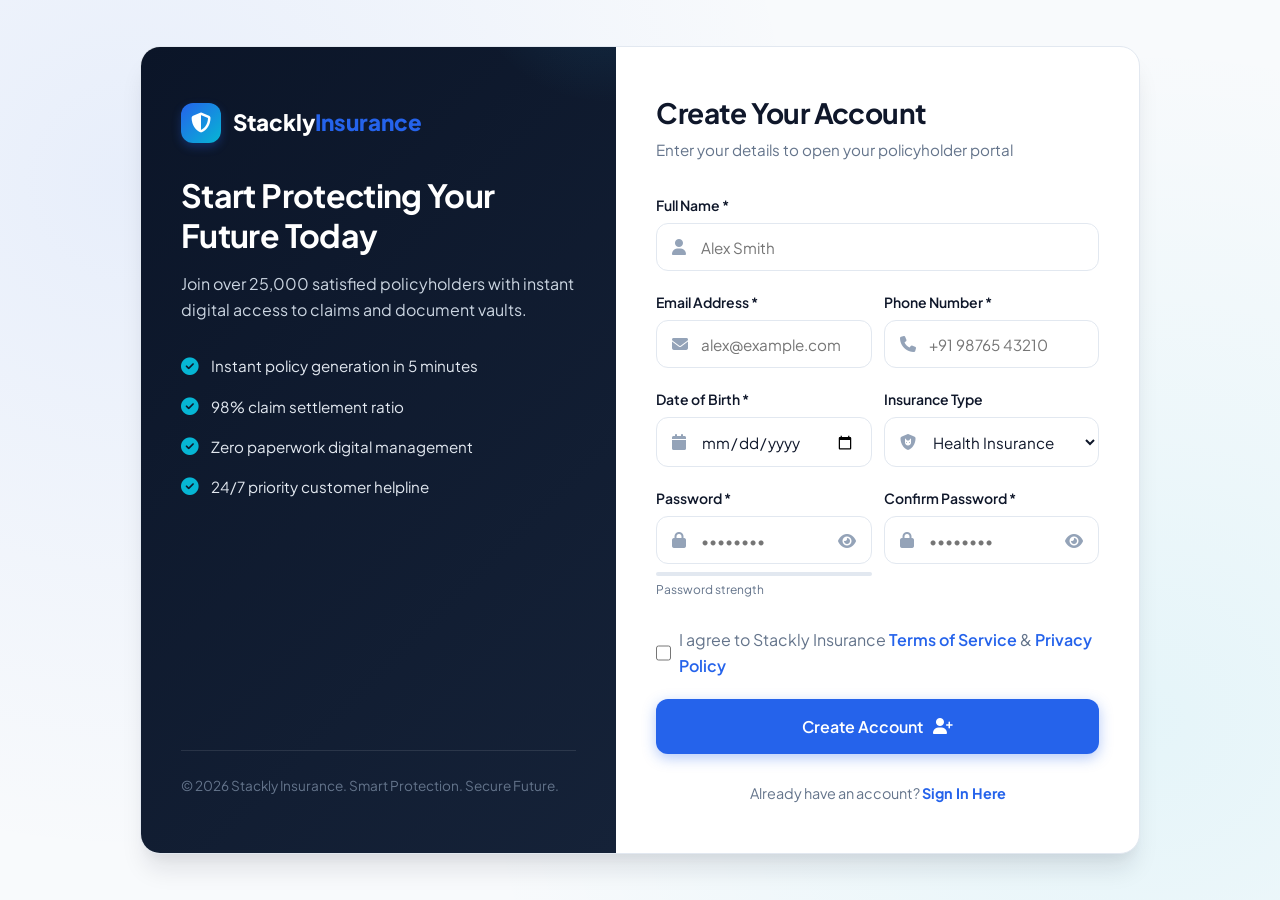
<file: signup.html>
<!DOCTYPE html>
<html lang="en">
<head>
  <meta charset="UTF-8">
  <meta name="viewport" content="width=device-width, initial-scale=1.0">
  <title>Stackly Insurance | Create Account</title>
  <meta name="description" content="Create your Stackly Insurance account to manage health, life, vehicle, and home insurance policies online with instant digital vault access.">
  <meta name="keywords" content="Stackly Insurance signup, create insurance account, register policyholder, online insurance portal">
  
  <meta property="og:title" content="Stackly Insurance | Signup">
  <meta property="og:description" content="Register for Stackly Insurance to access instant digital quotes, policy management, and fast claims.">

  <!-- Google Fonts & Font Awesome CDN -->
  <link rel="preconnect" href="https://fonts.googleapis.com">
  <link rel="preconnect" href="https://fonts.gstatic.com" crossorigin>
  <link href="https://fonts.googleapis.com/css2?family=Plus+Jakarta+Sans:wght@400;500;600;700;800&display=swap" rel="stylesheet">
  <link rel="stylesheet" href="https://cdnjs.cloudflare.com/ajax/libs/font-awesome/6.5.1/css/all.min.css">

  <link rel="stylesheet" href="css/style.css">
  <link rel="stylesheet" href="css/responsive.css">
  <link rel="stylesheet" href="css/auth.css">
</head>
<body class="auth-body">

  <div class="auth-wrapper">
    <!-- Left Banner -->
    <div class="auth-banner">
      <div>
        <a href="index.html" class="logo">
          <div class="logo-icon"><i class="fa-solid fa-shield-halved"></i></div>
          <div class="logo-text">Stackly<span>Insurance</span></div>
        </a>

        <div class="auth-banner-content">
          <h2>Start Protecting Your Future Today</h2>
          <p>Join over 25,000 satisfied policyholders with instant digital access to claims and document vaults.</p>

          <ul class="auth-features-list">
            <li><i class="fa-solid fa-circle-check"></i> Instant policy generation in 5 minutes</li>
            <li><i class="fa-solid fa-circle-check"></i> 98% claim settlement ratio</li>
            <li><i class="fa-solid fa-circle-check"></i> Zero paperwork digital management</li>
            <li><i class="fa-solid fa-circle-check"></i> 24/7 priority customer helpline</li>
          </ul>
        </div>
      </div>

      <div class="auth-banner-footer">
        &copy; 2026 Stackly Insurance. Smart Protection. Secure Future.
      </div>
    </div>

    <!-- Right Form Container -->
    <div class="auth-form-container">
      <div class="auth-header">
        <h3>Create Your Account</h3>
        <p>Enter your details to open your policyholder portal</p>
      </div>

      <form id="signupForm">
        <!-- Full Name -->
        <div class="form-group">
          <label class="form-label">Full Name *</label>
          <div class="input-wrapper">
            <input type="text" id="signupName" class="form-input" placeholder="Alex Smith" required>
            <i class="fa-solid fa-user input-icon"></i>
          </div>
        </div>

        <!-- Email & Phone Grid -->
        <div class="hero-grid signup-fields-grid">
          <div class="form-group">
            <label class="form-label">Email Address *</label>
            <div class="input-wrapper">
              <input type="email" id="signupEmail" class="form-input" placeholder="alex@example.com" required>
              <i class="fa-solid fa-envelope input-icon"></i>
            </div>
          </div>

          <div class="form-group">
            <label class="form-label">Phone Number *</label>
            <div class="input-wrapper">
              <input type="tel" id="signupPhone" class="form-input" placeholder="+91 98765 43210" required>
              <i class="fa-solid fa-phone input-icon"></i>
            </div>
          </div>
        </div>

        <!-- DOB & Preferred Insurance -->
        <div class="hero-grid signup-fields-grid">
          <div class="form-group">
            <label class="form-label">Date of Birth *</label>
            <div class="input-wrapper">
              <input type="date" id="signupDob" class="form-input" required>
              <i class="fa-solid fa-calendar input-icon"></i>
            </div>
          </div>

          <div class="form-group">
            <label class="form-label">Insurance Type</label>
            <div class="input-wrapper">
              <select id="signupInsuranceType" class="form-select">
                <option value="health">Health Insurance</option>
                <option value="life">Life Insurance</option>
                <option value="vehicle">Vehicle Insurance</option>
                <option value="home">Home Insurance</option>
                <option value="travel">Travel Insurance</option>
                <option value="business">Business Insurance</option>
              </select>
              <i class="fa-solid fa-shield-cat input-icon"></i>
            </div>
          </div>
        </div>

        <!-- Password & Confirm Password Grid -->
        <div class="hero-grid signup-fields-grid">
          <div class="form-group">
            <label class="form-label">Password *</label>
            <div class="input-wrapper">
              <input type="password" id="signupPassword" class="form-input" placeholder="••••••••" required>
              <i class="fa-solid fa-lock input-icon"></i>
              <button type="button" class="password-toggle" aria-label="Toggle password visibility"><i class="fa-solid fa-eye"></i></button>
            </div>
            <div class="strength-meter">
              <div class="strength-bar"></div>
            </div>
            <span class="strength-text">Password strength</span>
          </div>

          <div class="form-group">
            <label class="form-label">Confirm Password *</label>
            <div class="input-wrapper">
              <input type="password" id="signupConfirmPassword" class="form-input" placeholder="••••••••" required>
              <i class="fa-solid fa-lock input-icon"></i>
              <button type="button" class="password-toggle" aria-label="Toggle password visibility"><i class="fa-solid fa-eye"></i></button>
            </div>
          </div>
        </div>

        <!-- Terms & Conditions Checkbox -->
        <div class="form-group" style="margin-top: 0.5rem;">
          <label class="checkbox-label">
            <input type="checkbox" id="signupTerms" required>
            <span>I agree to Stackly Insurance <a href="#" class="forgot-link">Terms of Service</a> &amp; <a href="#" class="forgot-link">Privacy Policy</a></span>
          </label>
        </div>

        <!-- Submit Button -->
        <button type="submit" class="btn btn-primary auth-submit-btn">Create Account <i class="fa-solid fa-user-plus"></i></button>

        <div class="auth-footer-link">
          Already have an account? <a href="login.html">Sign In Here</a>
        </div>
      </form>
    </div>
  </div>

  <script src="js/main.js"></script>
  <script src="js/auth.js"></script>
</body>
</html>
</file>
<file: css/style.css>
/* ==========================================================================
   STACKLY INSURANCE - MAIN STYLESHEET
   Author: Antigravity AI
   Version: 1.0.0
   Description: Core styles, layout, components, header, footer, animations
   ========================================================================== */

/* --------------------------------------------------------------------------
   1. CSS VARIABLES & SYSTEM DESIGN
   -------------------------------------------------------------------------- */
:root {
  /* Brand Color Palette */
  --primary-navy: #0b1528;
  --primary-navy-light: #152238;
  --royal-blue: #2563eb;
  --royal-blue-hover: #1d4ed8;
  --royal-blue-soft: rgba(37, 99, 235, 0.1);
  --cyan-accent: #06b6d4;
  --cyan-accent-soft: rgba(6, 182, 212, 0.12);
  --sky-blue: #38bdf8;
  --success-green: #10b981;
  --success-green-soft: rgba(16, 185, 129, 0.12);
  --warning-amber: #f59e0b;
  --alert-red: #ef4444;
  --alert-red-soft: rgba(239, 68, 68, 0.12);

  /* Neutrals */
  --bg-page: #f8fafc;
  --bg-card: #ffffff;
  --bg-glass: rgba(255, 255, 255, 0.85);
  --text-dark: #0f172a;
  --text-main: #334155;
  --text-muted: #64748b;
  --text-light: #94a3b8;
  --border-color: #e2e8f0;
  --border-focus: #93c5fd;

  /* Typography */
  --font-main: 'Plus Jakarta Sans', 'Inter', -apple-system, BlinkMacSystemFont, "Segoe UI", Roboto, sans-serif;
  --font-heading: 'Plus Jakarta Sans', 'Inter', sans-serif;

  /* Elevation & Shadows */
  --shadow-xs: 0 1px 2px 0 rgba(0, 0, 0, 0.05);
  --shadow-sm: 0 4px 6px -1px rgba(15, 23, 42, 0.05), 0 2px 4px -1px rgba(15, 23, 42, 0.03);
  --shadow-md: 0 10px 15px -3px rgba(15, 23, 42, 0.08), 0 4px 6px -2px rgba(15, 23, 42, 0.04);
  --shadow-lg: 0 20px 25px -5px rgba(15, 23, 42, 0.1), 0 10px 10px -5px rgba(15, 23, 42, 0.04);
  --shadow-glow: 0 0 25px rgba(37, 99, 235, 0.25);

  /* Border Radius */
  --radius-sm: 8px;
  --radius-md: 12px;
  --radius-lg: 20px;
  --radius-full: 9999px;

  /* Transitions */
  --transition-fast: all 0.2s cubic-bezier(0.4, 0, 0.2, 1);
  --transition-normal: all 0.3s cubic-bezier(0.4, 0, 0.2, 1);
  --transition-slow: all 0.5s cubic-bezier(0.4, 0, 0.2, 1);

  /* Container width */
  --container-max: 1280px;
}

/* --------------------------------------------------------------------------
   2. GLOBAL RESET & BASE STYLES
   -------------------------------------------------------------------------- */
*, *::before, *::after {
  box-sizing: border-box;
  margin: 0;
  padding: 0;
}

html {
  font-size: 16px;
  scroll-behavior: smooth;
  text-rendering: optimizeLegibility;
  -webkit-font-smoothing: antialiased;
}

body {
  font-family: var(--font-main);
  background-color: var(--bg-page);
  color: var(--text-main);
  line-height: 1.6;
  overflow-x: hidden;
  width: 100%;
  position: relative;
}

h1, h2, h3, h4, h5, h6 {
  font-family: var(--font-heading);
  color: var(--text-dark);
  font-weight: 700;
  line-height: 1.25;
  letter-spacing: -0.02em;
}

p {
  margin-bottom: 1rem;
}

p:last-child {
  margin-bottom: 0;
}

a {
  color: var(--royal-blue);
  text-decoration: none;
  transition: var(--transition-fast);
}

a:hover {
  color: var(--royal-blue-hover);
}

ul, ol {
  list-style: none;
}

img, svg {
  max-width: 100%;
  height: auto;
  display: block;
}

button, input, select, textarea {
  font-family: inherit;
  font-size: inherit;
}

/* Scrollbar Styling */
::-webkit-scrollbar {
  width: 10px;
}

::-webkit-scrollbar-track {
  background: #f1f5f9;
}

::-webkit-scrollbar-thumb {
  background: #cbd5e1;
  border-radius: 5px;
}

::-webkit-scrollbar-thumb:hover {
  background: #94a3b8;
}

/* Container Utility */
.container {
  width: 100%;
  max-width: var(--container-max);
  margin-left: auto;
  margin-right: auto;
  padding-left: 1.5rem;
  padding-right: 1.5rem;
}

/* Section Wrapper */
.section {
  padding: 5rem 0;
  position: relative;
}

.section-alt {
  background-color: #ffffff;
}

.section-dark {
  background-color: var(--primary-navy);
  color: #ffffff;
}

.section-dark h1,
.section-dark h2,
.section-dark h3,
.section-dark h4 {
  color: #ffffff;
}

.section-dark p {
  color: #94a3b8;
}

/* Header Titles */
.section-header {
  text-align: center;
  max-width: 700px;
  margin: 0 auto 3.5rem auto;
}

.badge-tag {
  display: inline-flex;
  align-items: center;
  gap: 0.5rem;
  padding: 0.35rem 1rem;
  background-color: var(--royal-blue-soft);
  color: var(--royal-blue);
  font-size: 0.875rem;
  font-weight: 600;
  border-radius: var(--radius-full);
  margin-bottom: 1rem;
  text-transform: uppercase;
  letter-spacing: 0.05em;
}

.section-dark .badge-tag {
  background-color: rgba(56, 189, 248, 0.15);
  color: var(--sky-blue);
}

.section-title {
  font-size: 2.25rem;
  margin-bottom: 1rem;
}

.section-subtitle {
  font-size: 1.125rem;
  color: var(--text-muted);
  font-weight: 400;
}

/* --------------------------------------------------------------------------
   3. BUTTONS & UI INTERACTIVES
   -------------------------------------------------------------------------- */
.btn {
  display: inline-flex;
  align-items: center;
  justify-content: center;
  gap: 0.625rem;
  padding: 0.875rem 1.75rem;
  font-size: 1rem;
  font-weight: 600;
  border-radius: var(--radius-md);
  border: 2px solid transparent;
  cursor: pointer;
  transition: var(--transition-normal);
  white-space: nowrap;
  user-select: none;
  text-decoration: none;
}

.btn-primary {
  background-color: var(--royal-blue);
  color: #ffffff;
  box-shadow: 0 4px 14px rgba(37, 99, 235, 0.35);
}

.btn-primary:hover {
  background-color: var(--royal-blue-hover);
  color: #ffffff;
  transform: translateY(-2px);
  box-shadow: 0 6px 20px rgba(37, 99, 235, 0.45);
}

.btn-secondary {
  background-color: #ffffff;
  color: var(--primary-navy);
  border-color: var(--border-color);
  box-shadow: var(--shadow-sm);
}

.btn-secondary:hover {
  background-color: #f8fafc;
  border-color: #cbd5e1;
  color: var(--royal-blue);
  transform: translateY(-2px);
}

.btn-cyan {
  background: linear-gradient(135deg, var(--cyan-accent) 0%, var(--royal-blue) 100%);
  color: #ffffff;
  box-shadow: 0 4px 14px rgba(6, 182, 212, 0.35);
}

.btn-cyan:hover {
  color: #ffffff;
  transform: translateY(-2px);
  box-shadow: 0 6px 20px rgba(6, 182, 212, 0.45);
}

.btn-outline-white {
  background-color: transparent;
  color: #ffffff;
  border-color: rgba(255, 255, 255, 0.3);
}

.btn-outline-white:hover {
  background-color: rgba(255, 255, 255, 0.1);
  border-color: #ffffff;
  color: #ffffff;
  transform: translateY(-2px);
}

.btn-sm {
  padding: 0.5rem 1rem;
  font-size: 0.875rem;
  border-radius: var(--radius-sm);
}

.btn-lg {
  padding: 1.125rem 2.25rem;
  font-size: 1.125rem;
  border-radius: var(--radius-md);
}

.btn-icon {
  width: 42px;
  height: 42px;
  padding: 0;
  border-radius: var(--radius-full);
}

/* Glassmorphism Card */
.glass-card {
  background: rgba(255, 255, 255, 0.75);
  backdrop-filter: blur(16px);
  -webkit-backdrop-filter: blur(16px);
  border: 1px solid rgba(255, 255, 255, 0.5);
  border-radius: var(--radius-lg);
  box-shadow: var(--shadow-md);
}

.glass-card-dark {
  background: rgba(15, 23, 42, 0.75);
  backdrop-filter: blur(16px);
  -webkit-backdrop-filter: blur(16px);
  border: 1px solid rgba(255, 255, 255, 0.1);
  border-radius: var(--radius-lg);
}

/* Card General */
.card {
  background-color: var(--bg-card);
  border-radius: var(--radius-lg);
  border: 1px solid var(--border-color);
  padding: 2rem;
  box-shadow: var(--shadow-sm);
  transition: var(--transition-normal);
  position: relative;
  overflow: hidden;
}

.card:hover {
  transform: translateY(-5px);
  box-shadow: var(--shadow-md);
  border-color: rgba(37, 99, 235, 0.3);
}

/* Services comparison table */
.service-comparison .section-header {
  margin-bottom: 2.5rem;
}

.coverage-table-wrap {
  overflow-x: auto;
  border: 1px solid var(--border-color);
  border-radius: var(--radius-lg);
  background: var(--bg-card);
  box-shadow: var(--shadow-md);
  -webkit-overflow-scrolling: touch;
}

.coverage-table {
  width: 100%;
  min-width: 700px;
  border-collapse: separate;
  border-spacing: 0;
  text-align: left;
  font-size: 0.92rem;
}

.coverage-table th,
.coverage-table td {
  padding: 1.1rem 1.25rem;
  border-bottom: 1px solid var(--border-color);
  vertical-align: middle;
}

.coverage-table thead th {
  background: var(--primary-navy);
  color: #ffffff;
  font-size: 0.82rem;
  font-weight: 700;
  letter-spacing: 0.04em;
  text-transform: uppercase;
  white-space: nowrap;
}

.coverage-table thead th:first-child {
  border-top-left-radius: var(--radius-lg);
}

.coverage-table thead th:last-child {
  border-top-right-radius: var(--radius-lg);
}

.coverage-table tbody tr:last-child td {
  border-bottom: 0;
}

.coverage-table tbody tr:nth-child(even) {
  background: #f8fafc;
}

.coverage-table tbody tr:hover {
  background: var(--royal-blue-soft);
}

.coverage-table td:first-child {
  color: var(--text-dark);
  font-weight: 600;
}

.coverage-table td:not(:first-child) {
  text-align: center;
}

.coverage-table .badge-active {
  display: inline-flex;
  align-items: center;
  justify-content: center;
  padding: 0.35rem 0.7rem;
  border: 1px solid rgba(16, 185, 129, 0.2);
  border-radius: var(--radius-full);
  background: var(--success-green-soft);
  color: #047857;
  font-size: 0.8rem;
  font-weight: 700;
  white-space: nowrap;
}

/* Contact form */
.contact-layout {
  align-items: start;
  gap: 3rem;
}

.contact-form-card .badge-tag {
  margin-bottom: 0.75rem;
}

.contact-form-card h3 {
  margin-bottom: 1.75rem;
  font-size: 1.5rem;
}

.contact-form-grid {
  display: grid;
  grid-template-columns: repeat(2, minmax(0, 1fr));
  gap: 1rem;
}

.contact-form .form-group {
  margin-bottom: 1.15rem;
}

.contact-form .form-label {
  display: block;
  margin-bottom: 0.45rem;
  color: var(--text-dark);
  font-size: 0.9rem;
  font-weight: 700;
}

.contact-form .form-input,
.contact-form .form-select {
  display: block;
  width: 100%;
  min-height: 3.1rem;
  padding: 0.8rem 0.95rem;
  border: 1px solid #cbd5e1;
  border-radius: var(--radius-md);
  background: #ffffff;
  color: var(--text-dark);
  font-size: 0.95rem;
  outline: none;
  transition: var(--transition-fast);
}

.contact-form .form-input::placeholder {
  color: var(--text-light);
}

.contact-form .form-input:focus,
.contact-form .form-select:focus {
  border-color: var(--royal-blue);
  box-shadow: 0 0 0 4px var(--royal-blue-soft);
}

.contact-form textarea.form-input {
  min-height: 8rem;
  resize: vertical;
}

.contact-submit {
  width: 100%;
  justify-content: center;
}

.services-grid.contact-info-grid,
.services-grid.leadership-grid {
  grid-template-columns: repeat(4, minmax(0, 1fr));
}

.leadership-grid {
  gap: 1.5rem;
}

.features-grid.service-detail-features {
  grid-template-columns: repeat(2, minmax(0, 1fr));
}

.hero-grid.signup-fields-grid {
  grid-template-columns: repeat(2, minmax(0, 1fr));
  gap: 0.75rem;
  margin-bottom: 0;
  align-items: start;
}

.admin-settings-grid {
  display: grid;
  grid-template-columns: repeat(3, minmax(0, 1fr));
  gap: 1.5rem;
  margin-top: 1rem;
}

/* --------------------------------------------------------------------------
   4. NAVIGATION HEADER
   -------------------------------------------------------------------------- */
.header {
  position: fixed;
  top: 0;
  left: 0;
  width: 100%;
  z-index: 1000;
  transition: var(--transition-normal);
  background-color: rgba(255, 255, 255, 0.9);
  backdrop-filter: blur(10px);
  -webkit-backdrop-filter: blur(10px);
  border-bottom: 1px solid rgba(226, 232, 240, 0.8);
}

.header.scrolled {
  background-color: #ffffff;
  box-shadow: var(--shadow-md);
  padding: 0.2rem 0;
}

.navbar {
  display: flex;
  align-items: center;
  justify-content: space-between;
  height: 80px;
  transition: var(--transition-normal);
}

.header.scrolled .navbar {
  height: 70px;
}

.logo {
  display: flex;
  align-items: center;
  gap: 0.75rem;
  font-size: 1.4rem;
  font-weight: 800;
  color: var(--primary-navy);
  text-decoration: none;
}

.logo-icon {
  width: 40px;
  height: 40px;
  background: linear-gradient(135deg, var(--royal-blue) 0%, var(--cyan-accent) 100%);
  color: #ffffff;
  border-radius: var(--radius-md);
  display: flex;
  align-items: center;
  justify-content: center;
  font-size: 1.25rem;
  box-shadow: 0 4px 10px rgba(37, 99, 235, 0.3);
}

.logo-text span {
  color: var(--royal-blue);
}

.nav-menu {
  display: flex;
  align-items: center;
  gap: 2rem;
}

.nav-link {
  font-weight: 600;
  font-size: 0.95rem;
  color: var(--text-main);
  position: relative;
  padding: 0.5rem 0;
}

.nav-link:hover,
.nav-link.active {
  color: var(--royal-blue);
}

.nav-link::after {
  content: '';
  position: absolute;
  bottom: 0;
  left: 0;
  width: 0;
  height: 2px;
  background-color: var(--royal-blue);
  transition: var(--transition-fast);
  border-radius: 2px;
}

.nav-link:hover::after,
.nav-link.active::after {
  width: 100%;
}

.nav-actions {
  display: flex;
  align-items: center;
  gap: 1rem;
}

.mobile-toggle {
  display: none;
  background: none;
  border: none;
  font-size: 1.5rem;
  color: var(--primary-navy);
  cursor: pointer;
  padding: 0.5rem;
}

/* --------------------------------------------------------------------------
   5. HERO SECTION
   -------------------------------------------------------------------------- */
.hero {
  padding-top: 10rem;
  padding-bottom: 6rem;
  background: radial-gradient(circle at 80% 20%, rgba(56, 189, 248, 0.08) 0%, transparent 40%),
              radial-gradient(circle at 10% 80%, rgba(37, 99, 235, 0.06) 0%, transparent 40%),
              #f8fafc;
  overflow: hidden;
  position: relative;
}

.hero-grid {
  display: grid;
  grid-template-columns: 1fr 1fr;
  gap: 4rem;
  align-items: center;
}

.hero-content h1 {
  font-size: 3.25rem;
  line-height: 1.15;
  margin-bottom: 1.25rem;
}

.hero-content h1 span {
  background: linear-gradient(135deg, var(--royal-blue) 0%, var(--cyan-accent) 100%);
  -webkit-background-clip: text;
  -webkit-text-fill-color: transparent;
}

.hero-description {
  font-size: 1.15rem;
  color: var(--text-muted);
  margin-bottom: 2rem;
  max-width: 540px;
}

.hero-btns {
  display: flex;
  align-items: center;
  gap: 1rem;
  margin-bottom: 3rem;
  flex-wrap: wrap;
}

.hero-stats-mini {
  display: flex;
  align-items: center;
  gap: 2rem;
  padding-top: 1.5rem;
  border-top: 1px solid var(--border-color);
}

.stat-item-mini {
  display: flex;
  flex-direction: column;
}

.stat-item-mini .number {
  font-size: 1.5rem;
  font-weight: 800;
  color: var(--primary-navy);
}

.stat-item-mini .label {
  font-size: 0.85rem;
  color: var(--text-muted);
}

.hero-graphic {
  position: relative;
  display: flex;
  justify-content: center;
  align-items: center;
}

.hero-main-img {
  width: 100%;
  max-width: 520px;
  border-radius: var(--radius-lg);
  box-shadow: var(--shadow-lg);
}

/* Floating Glass Cards */
.floating-card {
  position: absolute;
  padding: 1rem 1.25rem;
  display: flex;
  align-items: center;
  gap: 1rem;
  background: rgba(255, 255, 255, 0.9);
  backdrop-filter: blur(12px);
  -webkit-backdrop-filter: blur(12px);
  border: 1px solid rgba(255, 255, 255, 0.8);
  border-radius: var(--radius-md);
  box-shadow: var(--shadow-md);
  animation: float 4s ease-in-out infinite alternate;
}

.floating-card.card-1 {
  top: 10%;
  left: -5%;
}

.floating-card.card-2 {
  bottom: 12%;
  right: -5%;
  animation-delay: 2s;
}

.floating-card .icon-box {
  width: 44px;
  height: 44px;
  border-radius: var(--radius-sm);
  display: flex;
  align-items: center;
  justify-content: center;
  font-size: 1.25rem;
}

.icon-box.blue { background-color: var(--royal-blue-soft); color: var(--royal-blue); }
.icon-box.green { background-color: var(--success-green-soft); color: var(--success-green); }
.icon-box.cyan { background-color: var(--cyan-accent-soft); color: var(--cyan-accent); }

.floating-card .text .title {
  font-size: 0.875rem;
  font-weight: 700;
  color: var(--text-dark);
}

.floating-card .text .sub {
  font-size: 0.75rem;
  color: var(--text-muted);
}

@keyframes float {
  0% { transform: translateY(0); }
  100% { transform: translateY(-12px); }
}

/* --------------------------------------------------------------------------
   6. INSURANCE CATEGORIES & SERVICES GRID
   -------------------------------------------------------------------------- */
.services-grid {
  display: grid;
  grid-template-columns: repeat(3, 1fr);
  gap: 2rem;
}

.service-card {
  background-color: var(--bg-card);
  border-radius: var(--radius-lg);
  padding: 2.25rem;
  border: 1px solid var(--border-color);
  box-shadow: var(--shadow-sm);
  transition: var(--transition-normal);
  display: flex;
  flex-direction: column;
}

.service-card:hover {
  transform: translateY(-8px);
  box-shadow: var(--shadow-lg);
  border-color: rgba(37, 99, 235, 0.3);
}

.service-icon {
  width: 60px;
  height: 60px;
  border-radius: var(--radius-md);
  background: linear-gradient(135deg, var(--royal-blue-soft) 0%, var(--cyan-accent-soft) 100%);
  color: var(--royal-blue);
  display: flex;
  align-items: center;
  justify-content: center;
  font-size: 1.75rem;
  margin-bottom: 1.5rem;
  transition: var(--transition-fast);
}

.service-card:hover .service-icon {
  background: linear-gradient(135deg, var(--royal-blue) 0%, var(--cyan-accent) 100%);
  color: #ffffff;
  transform: scale(1.05);
}

.service-card h3 {
  font-size: 1.35rem;
  margin-bottom: 0.75rem;
}

.service-card p {
  color: var(--text-muted);
  font-size: 0.95rem;
  margin-bottom: 1.5rem;
  flex-grow: 1;
}

.service-card .card-link {
  display: inline-flex;
  align-items: center;
  gap: 0.5rem;
  font-weight: 700;
  color: var(--royal-blue);
}

.service-card .card-link i {
  transition: var(--transition-fast);
}

.service-card:hover .card-link i {
  transform: translateX(4px);
}

/* --------------------------------------------------------------------------
   7. WHY CHOOSE STACKLY
   -------------------------------------------------------------------------- */
.features-grid {
  display: grid;
  grid-template-columns: repeat(3, 1fr);
  gap: 2rem;
}

.feature-box {
  display: flex;
  align-items: flex-start;
  gap: 1.25rem;
  padding: 1.75rem;
  background-color: var(--bg-card);
  border-radius: var(--radius-md);
  border: 1px solid var(--border-color);
  transition: var(--transition-normal);
}

.feature-box:hover {
  box-shadow: var(--shadow-md);
  border-color: var(--royal-blue-soft);
}

.feature-box .icon {
  width: 48px;
  height: 48px;
  border-radius: var(--radius-sm);
  background-color: var(--royal-blue-soft);
  color: var(--royal-blue);
  display: flex;
  align-items: center;
  justify-content: center;
  font-size: 1.25rem;
  flex-shrink: 0;
}

.feature-box h4 {
  font-size: 1.15rem;
  margin-bottom: 0.5rem;
}

.feature-box p {
  font-size: 0.9rem;
  color: var(--text-muted);
}

/* --------------------------------------------------------------------------
   8. INSURANCE PROCESS (4-STEPS)
   -------------------------------------------------------------------------- */
.process-grid {
  display: grid;
  grid-template-columns: repeat(4, 1fr);
  gap: 2rem;
  position: relative;
}

.process-step {
  text-align: center;
  position: relative;
  z-index: 1;
}

.step-number {
  width: 56px;
  height: 56px;
  border-radius: var(--radius-full);
  background: linear-gradient(135deg, var(--royal-blue) 0%, var(--cyan-accent) 100%);
  color: #ffffff;
  font-size: 1.25rem;
  font-weight: 800;
  display: flex;
  align-items: center;
  justify-content: center;
  margin: 0 auto 1.5rem auto;
  box-shadow: 0 4px 14px rgba(37, 99, 235, 0.3);
}

.process-step h4 {
  font-size: 1.2rem;
  margin-bottom: 0.5rem;
}

.process-step p {
  font-size: 0.9rem;
  color: var(--text-muted);
}

/* Connecting Line */
.process-grid::before {
  content: '';
  position: absolute;
  top: 28px;
  left: 12%;
  right: 12%;
  height: 2px;
  background: border-box;
  border-top: 2px dashed #cbd5e1;
  z-index: 0;
}

/* --------------------------------------------------------------------------
   9. STATISTICS SECTION
   -------------------------------------------------------------------------- */
.stats-grid {
  display: grid;
  grid-template-columns: repeat(4, 1fr);
  gap: 2rem;
  text-align: center;
}

.stat-card {
  background: rgba(255, 255, 255, 0.05);
  backdrop-filter: blur(10px);
  border: 1px solid rgba(255, 255, 255, 0.1);
  border-radius: var(--radius-lg);
  padding: 2.5rem 1.5rem;
}

.stat-card .counter {
  font-size: 3rem;
  font-weight: 800;
  color: var(--sky-blue);
  margin-bottom: 0.5rem;
  line-height: 1;
}

.stat-card .label {
  font-size: 1rem;
  color: #cbd5e1;
  font-weight: 500;
}

/* --------------------------------------------------------------------------
   10. PRICING & FEATURED PLANS
   -------------------------------------------------------------------------- */
.plans-grid {
  display: grid;
  grid-template-columns: repeat(4, 1fr);
  gap: 1.75rem;
}

.plan-card {
  background-color: var(--bg-card);
  border: 1px solid var(--border-color);
  border-radius: var(--radius-lg);
  padding: 2.25rem 1.75rem;
  display: flex;
  flex-direction: column;
  transition: var(--transition-normal);
  position: relative;
}

.plan-card.featured {
  border: 2px solid var(--royal-blue);
  box-shadow: var(--shadow-lg);
  transform: scale(1.03);
}

.plan-badge {
  position: absolute;
  top: -12px;
  right: 20px;
  background: linear-gradient(135deg, var(--royal-blue) 0%, var(--cyan-accent) 100%);
  color: #ffffff;
  font-size: 0.75rem;
  font-weight: 700;
  padding: 0.25rem 0.85rem;
  border-radius: var(--radius-full);
  text-transform: uppercase;
}

.plan-header {
  margin-bottom: 1.5rem;
  padding-bottom: 1.5rem;
  border-bottom: 1px solid var(--border-color);
}

.plan-name {
  font-size: 1.25rem;
  margin-bottom: 0.5rem;
}

.plan-price {
  font-size: 2.25rem;
  font-weight: 800;
  color: var(--primary-navy);
}

.plan-price span {
  font-size: 0.9rem;
  color: var(--text-muted);
  font-weight: 400;
}

.plan-features {
  list-style: none;
  margin-bottom: 2rem;
  flex-grow: 1;
}

.plan-features li {
  font-size: 0.9rem;
  color: var(--text-main);
  margin-bottom: 0.75rem;
  display: flex;
  align-items: center;
  gap: 0.6rem;
}

.plan-features li i {
  color: var(--success-green);
}

.plan-features li.disabled {
  color: var(--text-light);
  text-decoration: line-through;
}

.plan-features li.disabled i {
  color: var(--text-light);
}

/* --------------------------------------------------------------------------
   11. TESTIMONIALS & CAROUSEL
   -------------------------------------------------------------------------- */
.testimonials-slider {
  position: relative;
  max-width: 900px;
  margin: 0 auto;
  overflow: hidden;
  padding: 1rem 0;
}

.testimonial-track {
  display: flex;
  transition: transform 0.5s ease-in-out;
}

.testimonial-slide {
  min-width: 100%;
  padding: 0 1rem;
  box-sizing: border-box;
}

.testimonial-card {
  background-color: var(--bg-card);
  border: 1px solid var(--border-color);
  border-radius: var(--radius-lg);
  padding: 2.5rem;
  box-shadow: var(--shadow-md);
  text-align: center;
}

.testimonial-avatar {
  width: 72px;
  height: 72px;
  border-radius: var(--radius-full);
  object-fit: cover;
  margin: 0 auto 1.25rem auto;
  border: 3px solid var(--royal-blue-soft);
}

.testimonial-quote {
  font-size: 1.15rem;
  font-style: italic;
  color: var(--text-main);
  margin-bottom: 1.5rem;
  line-height: 1.7;
}

.testimonial-author {
  font-weight: 700;
  font-size: 1.1rem;
  color: var(--primary-navy);
}

.testimonial-role {
  font-size: 0.875rem;
  color: var(--text-muted);
  margin-bottom: 0.75rem;
}

.testimonial-rating {
  color: #f59e0b;
  font-size: 0.9rem;
}

.slider-controls {
  display: flex;
  align-items: center;
  justify-content: center;
  gap: 1rem;
  margin-top: 2rem;
}

.slider-btn {
  width: 44px;
  height: 44px;
  border-radius: var(--radius-full);
  border: 1px solid var(--border-color);
  background-color: #ffffff;
  color: var(--primary-navy);
  cursor: pointer;
  display: flex;
  align-items: center;
  justify-content: center;
  transition: var(--transition-fast);
}

.slider-btn:hover {
  background-color: var(--royal-blue);
  color: #ffffff;
  border-color: var(--royal-blue);
}

.slider-dots {
  display: flex;
  gap: 0.5rem;
}

.slider-dot {
  width: 10px;
  height: 10px;
  border-radius: var(--radius-full);
  background-color: #cbd5e1;
  cursor: pointer;
  transition: var(--transition-fast);
}

.slider-dot.active {
  background-color: var(--royal-blue);
  width: 24px;
}

/* --------------------------------------------------------------------------
   12. FAQ ACCORDION
   -------------------------------------------------------------------------- */
.faq-container {
  max-width: 800px;
  margin: 0 auto;
}

.faq-item {
  background-color: var(--bg-card);
  border: 1px solid var(--border-color);
  border-radius: var(--radius-md);
  margin-bottom: 1rem;
  overflow: hidden;
  transition: var(--transition-normal);
}

.faq-item.active {
  border-color: var(--royal-blue);
  box-shadow: var(--shadow-sm);
}

.faq-header {
  padding: 1.25rem 1.5rem;
  display: flex;
  align-items: center;
  justify-content: space-between;
  cursor: pointer;
  font-weight: 700;
  font-size: 1.05rem;
  color: var(--primary-navy);
  user-select: none;
}

.faq-icon {
  width: 32px;
  height: 32px;
  border-radius: var(--radius-full);
  background-color: var(--royal-blue-soft);
  color: var(--royal-blue);
  display: flex;
  align-items: center;
  justify-content: center;
  font-size: 0.85rem;
  transition: var(--transition-normal);
  flex-shrink: 0;
}

.faq-item.active .faq-icon {
  transform: rotate(180deg);
  background-color: var(--royal-blue);
  color: #ffffff;
}

.faq-content {
  max-height: 0;
  overflow: hidden;
  transition: max-height 0.35s cubic-bezier(0.4, 0, 0.2, 1);
}

.faq-body {
  padding: 0 1.5rem 1.25rem 1.5rem;
  color: var(--text-muted);
  font-size: 0.95rem;
  line-height: 1.6;
}

/* --------------------------------------------------------------------------
   13. CALL TO ACTION (CTA) SECTION
   -------------------------------------------------------------------------- */
.cta-banner {
  background: linear-gradient(135deg, var(--primary-navy) 0%, var(--primary-navy-light) 100%);
  border-radius: var(--radius-lg);
  padding: 4rem 3rem;
  color: #ffffff;
  text-align: center;
  position: relative;
  overflow: hidden;
  box-shadow: var(--shadow-lg);
}

.cta-banner::before {
  content: '';
  position: absolute;
  top: -50%;
  left: -50%;
  width: 200%;
  height: 200%;
  background: radial-gradient(circle at 70% 30%, rgba(56, 189, 248, 0.15) 0%, transparent 50%);
  pointer-events: none;
}

.cta-banner h2 {
  color: #ffffff;
  font-size: 2.5rem;
  margin-bottom: 1rem;
}

.cta-banner p {
  color: #cbd5e1;
  font-size: 1.15rem;
  max-width: 600px;
  margin: 0 auto 2rem auto;
}

.cta-btns {
  display: flex;
  align-items: center;
  justify-content: center;
  gap: 1.25rem;
  flex-wrap: wrap;
}

/* --------------------------------------------------------------------------
   14. FOOTER
   -------------------------------------------------------------------------- */
.footer {
  background-color: var(--primary-navy);
  color: #94a3b8;
  padding-top: 5rem;
  padding-bottom: 2rem;
  border-top: 1px solid rgba(255, 255, 255, 0.08);
}

.footer-grid {
  display: grid;
  grid-template-columns: 2fr 1fr 1fr 1.5fr;
  gap: 3rem;
  margin-bottom: 4rem;
}

.footer-brand .logo {
  color: #ffffff;
  margin-bottom: 1.25rem;
}

.footer-brand p {
  font-size: 0.95rem;
  color: #94a3b8;
  margin-bottom: 1.5rem;
  max-width: 320px;
}

.social-links {
  display: flex;
  gap: 0.75rem;
}

.social-icon {
  width: 38px;
  height: 38px;
  border-radius: var(--radius-sm);
  background-color: rgba(255, 255, 255, 0.08);
  color: #ffffff;
  display: flex;
  align-items: center;
  justify-content: center;
  transition: var(--transition-fast);
}

.social-icon:hover {
  background-color: var(--royal-blue);
  color: #ffffff;
  transform: translateY(-3px);
}

.footer-title {
  color: #ffffff;
  font-size: 1.1rem;
  font-weight: 700;
  margin-bottom: 1.25rem;
}

.footer-links {
  list-style: none;
}

.footer-links li {
  margin-bottom: 0.75rem;
}

.footer-links a {
  color: #94a3b8;
  font-size: 0.95rem;
  transition: var(--transition-fast);
}

.footer-links a:hover {
  color: #ffffff;
  padding-left: 4px;
}

.newsletter-form {
  display: flex;
  flex-direction: column;
  gap: 0.75rem;
}

.newsletter-input {
  width: 100%;
  padding: 0.75rem 1rem;
  border-radius: var(--radius-sm);
  border: 1px solid rgba(255, 255, 255, 0.15);
  background-color: rgba(255, 255, 255, 0.05);
  color: #ffffff;
  outline: none;
}

.newsletter-input::placeholder {
  color: #64748b;
}

.newsletter-input:focus {
  border-color: var(--royal-blue);
}

.footer-bottom {
  padding-top: 2rem;
  border-top: 1px solid rgba(255, 255, 255, 0.08);
  display: flex;
  align-items: center;
  justify-content: space-between;
  font-size: 0.875rem;
  color: #64748b;
  flex-wrap: wrap;
  gap: 1rem;
}

.footer-legal {
  display: flex;
  gap: 1.5rem;
}

.footer-legal a {
  color: #64748b;
}

.footer-legal a:hover {
  color: #ffffff;
}

/* --------------------------------------------------------------------------
   15. BACK TO TOP & TOAST NOTIFICATIONS & MODAL
   -------------------------------------------------------------------------- */
.back-to-top {
  position: fixed;
  bottom: 30px;
  right: 30px;
  width: 46px;
  height: 46px;
  border-radius: var(--radius-full);
  background-color: var(--royal-blue);
  color: #ffffff;
  border: none;
  cursor: pointer;
  display: flex;
  align-items: center;
  justify-content: center;
  font-size: 1.25rem;
  box-shadow: var(--shadow-md);
  opacity: 0;
  visibility: hidden;
  transition: var(--transition-normal);
  z-index: 990;
}

.back-to-top.show {
  opacity: 1;
  visibility: visible;
}

.back-to-top:hover {
  background-color: var(--royal-blue-hover);
  transform: translateY(-3px);
}

/* Toast Container */
#toast-container {
  position: fixed;
  top: 90px;
  right: 20px;
  z-index: 9999;
  display: flex;
  flex-direction: column;
  gap: 0.75rem;
  pointer-events: none;
}

.toast {
  pointer-events: auto;
  min-width: 300px;
  padding: 1rem 1.25rem;
  border-radius: var(--radius-md);
  background-color: #ffffff;
  color: var(--text-dark);
  box-shadow: var(--shadow-lg);
  display: flex;
  align-items: center;
  gap: 0.85rem;
  border-left: 4px solid var(--royal-blue);
  animation: slideInRight 0.3s ease-out forwards;
}

.toast.toast-success { border-left-color: var(--success-green); }
.toast.toast-error { border-left-color: var(--alert-red); }
.toast.toast-warning { border-left-color: var(--warning-amber); }

@keyframes slideInRight {
  from { transform: translateX(100%); opacity: 0; }
  to { transform: translateX(0); opacity: 1; }
}

/* Modal Overlay */
.modal-overlay {
  position: fixed;
  top: 0;
  left: 0;
  width: 100%;
  height: 100%;
  background-color: rgba(15, 23, 42, 0.6);
  backdrop-filter: blur(4px);
  z-index: 2000;
  display: flex;
  align-items: center;
  justify-content: center;
  opacity: 0;
  visibility: hidden;
  transition: var(--transition-normal);
  padding: 1.5rem;
}

.modal-overlay.active {
  opacity: 1;
  visibility: visible;
}

.modal-container {
  background-color: #ffffff;
  border-radius: var(--radius-lg);
  max-width: 550px;
  width: 100%;
  box-shadow: var(--shadow-lg);
  position: relative;
  transform: translateY(20px);
  transition: var(--transition-normal);
  overflow: hidden;
}

.modal-overlay.active .modal-container {
  transform: translateY(0);
}

.modal-header {
  padding: 1.5rem;
  border-bottom: 1px solid var(--border-color);
  display: flex;
  align-items: center;
  justify-content: space-between;
}

.modal-header h3 {
  font-size: 1.25rem;
}

.modal-close {
  background: none;
  border: none;
  font-size: 1.25rem;
  color: var(--text-muted);
  cursor: pointer;
}

.modal-close:hover {
  color: var(--text-dark);
}

.modal-body {
  padding: 1.5rem;
}

/* Animated Counters */
.counter {
  display: inline-block;
}

/* --------------------------------------------------------------------------
   16. PAGE SPECIFIC HEADERS (ABOUT, SERVICES, CONTACT)
   -------------------------------------------------------------------------- */
.page-hero {
  padding-top: 9rem;
  padding-bottom: 4rem;
  background: linear-gradient(135deg, var(--primary-navy) 0%, var(--primary-navy-light) 100%);
  color: #ffffff;
  text-align: center;
}

.page-hero h1 {
  color: #ffffff;
  font-size: 2.75rem;
  margin-bottom: 1rem;
}

.page-hero p {
  color: #cbd5e1;
  font-size: 1.15rem;
  max-width: 600px;
  margin: 0 auto;
}

/* Timeline */
.timeline {
  position: relative;
  max-width: 800px;
  margin: 0 auto;
}

.timeline::before {
  content: '';
  position: absolute;
  top: 0;
  bottom: 0;
  left: 50%;
  width: 2px;
  background-color: var(--border-color);
  transform: translateX(-50%);
}

.timeline-item {
  margin-bottom: 2.5rem;
  position: relative;
  width: 50%;
  padding-right: 2.5rem;
}

.timeline-item:nth-child(even) {
  margin-left: 50%;
  padding-right: 0;
  padding-left: 2.5rem;
}

.timeline-dot {
  width: 20px;
  height: 20px;
  border-radius: var(--radius-full);
  background-color: var(--royal-blue);
  border: 4px solid #ffffff;
  box-shadow: 0 0 0 2px var(--royal-blue);
  position: absolute;
  top: 10px;
  right: -10px;
}

.timeline-item:nth-child(even) .timeline-dot {
  right: auto;
  left: -10px;
}

.timeline-content {
  background-color: var(--bg-card);
  padding: 1.5rem;
  border-radius: var(--radius-md);
  border: 1px solid var(--border-color);
  box-shadow: var(--shadow-sm);
}
</file>
<file: css/responsive.css>
/* ==========================================================================
   STACKLY INSURANCE - RESPONSIVE MEDIA QUERIES
   Handles 1440px, 1200px, 992px, 768px, 576px, 425px, 375px, 320px
   ========================================================================== */

/* --------------------------------------------------------------------------
   LARGE DESKTOP (<= 1440px)
   -------------------------------------------------------------------------- */
@media (max-width: 1440px) {
  .container {
    max-width: 1320px;
  }
}

/* --------------------------------------------------------------------------
   STANDARD DESKTOP / LAPTOP (<= 1200px)
   -------------------------------------------------------------------------- */
@media (max-width: 1200px) {
  .container {
    max-width: 1140px;
  }

  .hero-content h1 {
    font-size: 2.85rem;
  }

  .services-grid,
  .features-grid {
    grid-template-columns: repeat(3, 1fr);
    gap: 1.5rem;
  }

  .plans-grid {
    grid-template-columns: repeat(2, 1fr);
    gap: 1.5rem;
  }

  .plan-card.featured {
    transform: none;
  }

  .footer-grid {
    grid-template-columns: 1.5fr 1fr 1fr 1.2fr;
    gap: 2rem;
  }

  .services-grid.contact-info-grid,
  .services-grid.leadership-grid {
    grid-template-columns: repeat(3, minmax(0, 1fr));
  }

  .features-grid.service-detail-features {
    grid-template-columns: repeat(2, minmax(0, 1fr));
  }
}

/* --------------------------------------------------------------------------
   TABLET LANDSCAPE & PORTRAIT (<= 992px)
   -------------------------------------------------------------------------- */
@media (max-width: 992px) {
  .container {
    max-width: 960px;
  }

  .section {
    padding: 3.5rem 0;
  }

  /* Header Navigation Drawer */
  .mobile-toggle {
    display: block;
  }

  .nav-menu {
    position: fixed;
    top: 0;
    right: -100%;
    width: 280px;
    height: 100vh;
    background-color: #ffffff;
    flex-direction: column;
    align-items: flex-start;
    padding: 6rem 2rem 2rem 2rem;
    box-shadow: -5px 0 25px rgba(0, 0, 0, 0.15);
    transition: var(--transition-normal);
    z-index: 1001;
  }

  .nav-menu.active {
    right: 0;
  }

  .nav-menu .nav-link {
    font-size: 1.1rem;
    width: 100%;
  }

  .nav-actions {
    flex: 0 0 auto;
    width: auto;
    margin-top: 0;
    flex-direction: row;
    gap: 0.75rem;
  }

  .nav-actions .btn {
    width: auto;
    white-space: nowrap;
  }

  .services-grid.contact-info-grid,
  .services-grid.leadership-grid {
    grid-template-columns: repeat(2, minmax(0, 1fr));
  }

  .admin-settings-grid {
    grid-template-columns: 1fr;
  }

  /* Close button inside mobile menu */
  .mobile-close-btn {
    position: absolute;
    top: 1.5rem;
    right: 1.5rem;
    background: none;
    border: none;
    font-size: 1.5rem;
    color: var(--primary-navy);
    cursor: pointer;
  }

  /* Hero Section Collapse */
  .hero-grid {
    grid-template-columns: 1fr;
    gap: 3rem;
    text-align: center;
  }

  .hero-content h1 {
    font-size: 2.5rem;
  }

  .hero-description {
    margin-left: auto;
    margin-right: auto;
  }

  .hero-btns {
    justify-content: center;
  }

  .hero-stats-mini {
    justify-content: center;
  }

  .floating-card.card-1 {
    left: 0;
  }

  .floating-card.card-2 {
    right: 0;
  }

  /* Grids Collapse */
  .services-grid {
    grid-template-columns: repeat(2, 1fr);
  }

  .features-grid {
    grid-template-columns: repeat(2, 1fr);
  }

  .process-grid {
    grid-template-columns: repeat(2, 1fr);
    gap: 2.5rem;
  }

  .process-grid::before {
    display: none;
  }

  .stats-grid {
    grid-template-columns: repeat(2, 1fr);
  }

  .footer-grid {
    grid-template-columns: 1fr 1fr;
    gap: 2.5rem;
  }

  /* Dashboard Off-Canvas */
  .dashboard-layout {
    grid-template-columns: 1fr !important;
  }

  .dashboard-sidebar {
    position: fixed;
    top: 0;
    left: -280px;
    width: 280px;
    height: 100vh;
    z-index: 1050;
    transition: var(--transition-normal);
  }

  .dashboard-sidebar.active {
    left: 0;
  }

  .dashboard-sidebar-overlay {
    position: fixed;
    top: 0;
    left: 0;
    width: 100vw;
    height: 100vh;
    background-color: rgba(15, 23, 42, 0.5);
    z-index: 1040;
    opacity: 0;
    visibility: hidden;
    transition: var(--transition-normal);
  }

  .dashboard-sidebar-overlay.active {
    opacity: 1;
    visibility: visible;
  }
}

/* --------------------------------------------------------------------------
   MOBILE PORTRAIT & SMALL TABLETS (<= 768px)
   -------------------------------------------------------------------------- */
@media (max-width: 768px) {
  .container {
    max-width: 720px;
  }

  .hero {
    padding-top: 8rem;
    padding-bottom: 4rem;
  }

  .hero-content h1 {
    font-size: 2.15rem;
  }

  .section-title {
    font-size: 1.85rem;
  }

  .services-grid,
  .features-grid,
  .plans-grid {
    grid-template-columns: 1fr;
  }

  .services-grid.contact-info-grid,
  .services-grid.leadership-grid,
  .features-grid.service-detail-features,
  .hero-grid.signup-fields-grid {
    grid-template-columns: 1fr;
  }

  .contact-layout {
    gap: 2rem;
  }

  .contact-form-grid {
    grid-template-columns: 1fr;
    gap: 0;
  }

  .contact-form-card {
    padding: 1.5rem;
  }

  .cta-banner {
    padding: 3rem 1.5rem;
  }

  .cta-banner h2 {
    font-size: 1.85rem;
  }

  .timeline::before {
    left: 20px;
  }

  .timeline-item {
    width: 100%;
    padding-left: 3rem;
    padding-right: 0;
  }

  .timeline-item:nth-child(even) {
    margin-left: 0;
    padding-left: 3rem;
  }

  .timeline-dot {
    left: 10px !important;
  }

  /* Table Horizontal Scrolling */
  .table-responsive {
    width: 100%;
    overflow-x: auto;
    -webkit-overflow-scrolling: touch;
  }

  /* Split screen auth containers */
  .auth-wrapper {
    grid-template-columns: 1fr !important;
  }

  .auth-banner {
    display: none !important;
  }

  /* Dashboard Charts & KPI Grids */
  .kpi-grid {
    grid-template-columns: repeat(2, 1fr) !important;
  }

  .charts-grid {
    grid-template-columns: 1fr !important;
  }
}

/* --------------------------------------------------------------------------
   MOBILE PHONES (<= 576px)
   -------------------------------------------------------------------------- */
@media (max-width: 576px) {
  .container {
    padding-left: 1rem;
    padding-right: 1rem;
  }

  .hero-content h1 {
    font-size: 1.85rem;
  }

  .hero-description {
    font-size: 1rem;
  }

  .hero-btns {
    flex-direction: column;
    width: 100%;
  }

  .hero-btns .btn {
    width: 100%;
  }

  .process-grid {
    grid-template-columns: 1fr;
  }

  .stats-grid {
    grid-template-columns: 1fr;
  }

  .footer-grid {
    grid-template-columns: 1fr;
  }

  .kpi-grid {
    grid-template-columns: 1fr !important;
  }

  .footer-bottom {
    flex-direction: column;
    text-align: center;
  }
}

/* --------------------------------------------------------------------------
   SMALL MOBILE (<= 425px)
   -------------------------------------------------------------------------- */
@media (max-width: 425px) {
  .navbar {
    height: 70px;
    gap: 0.5rem;
  }

  .logo-text {
    font-size: 1rem;
  }

  .logo-icon {
    width: 32px;
    height: 32px;
    font-size: 1rem;
  }

  .logo {
    min-width: 0;
    gap: 0.45rem;
    font-size: 1rem;
  }

  .nav-actions {
    gap: 0.4rem;
  }

  .nav-actions .btn {
    padding: 0.55rem 0.7rem;
    font-size: 0.85rem;
  }

  .mobile-toggle {
    padding: 0.35rem;
    font-size: 1.35rem;
  }

  .section-title {
    font-size: 1.6rem;
  }

  .floating-card {
    display: none; /* Hide floating widgets on tiny screens to avoid obscuring graphic */
  }

  .testimonial-card {
    padding: 1.5rem 1rem;
  }

  .btn {
    padding: 0.75rem 1.25rem;
    font-size: 0.95rem;
  }

  .stat-card .counter {
    font-size: 2.25rem;
  }
}

/* --------------------------------------------------------------------------
   EXTRA SMALL MOBILE (<= 375px & 320px)
   -------------------------------------------------------------------------- */
@media (max-width: 375px) {
  .hero-content h1 {
    font-size: 1.65rem;
  }

  .card {
    padding: 1.25rem;
  }

  .service-card {
    padding: 1.5rem;
  }

  .logo-text {
    font-size: 0.9rem;
  }

  .nav-actions .btn {
    padding: 0.5rem 0.55rem;
    font-size: 0.8rem;
  }
}

@media (max-width: 320px) {
  html {
    font-size: 14px;
  }

  .container {
    padding-left: 0.75rem;
    padding-right: 0.75rem;
  }

  .hero-stats-mini {
    flex-direction: column;
    gap: 1rem;
  }
}
</file>
<file: css/auth.css>
/* ==========================================================================
   STACKLY INSURANCE - AUTHENTICATION STYLESHEET (LOGIN & SIGNUP)
   ========================================================================== */

.auth-body {
  min-height: 100vh;
  background: radial-gradient(circle at 10% 20%, rgba(37, 99, 235, 0.08) 0%, transparent 50%),
              radial-gradient(circle at 90% 80%, rgba(6, 182, 212, 0.08) 0%, transparent 50%),
              #f8fafc;
  display: flex;
  align-items: center;
  justify-content: center;
  padding: 2rem 1rem;
}

.auth-wrapper {
  width: 100%;
  max-width: 1000px;
  background-color: #ffffff;
  border-radius: var(--radius-lg);
  box-shadow: var(--shadow-lg);
  overflow: hidden;
  display: grid;
  grid-template-columns: 1fr 1.1fr;
  border: 1px solid var(--border-color);
}

/* Auth Banner Left Side */
.auth-banner {
  background: linear-gradient(135deg, var(--primary-navy) 0%, var(--primary-navy-light) 100%);
  color: #ffffff;
  padding: 3.5rem 2.5rem;
  display: flex;
  flex-direction: column;
  justify-content: space-between;
  position: relative;
  overflow: hidden;
}

.auth-banner::before {
  content: '';
  position: absolute;
  top: -30%;
  right: -30%;
  width: 300px;
  height: 300px;
  border-radius: var(--radius-full);
  background: radial-gradient(circle, rgba(56, 189, 248, 0.15) 0%, transparent 70%);
}

.auth-banner .logo {
  color: #ffffff;
  margin-bottom: 2rem;
}

.auth-banner-content h2 {
  color: #ffffff;
  font-size: 2rem;
  margin-bottom: 1rem;
}

.auth-banner-content p {
  color: #cbd5e1;
  font-size: 1rem;
  line-height: 1.6;
}

.auth-features-list {
  margin-top: 2rem;
}

.auth-features-list li {
  display: flex;
  align-items: center;
  gap: 0.75rem;
  color: #e2e8f0;
  font-size: 0.95rem;
  margin-bottom: 1rem;
}

.auth-features-list i {
  color: var(--cyan-accent);
  font-size: 1.1rem;
}

.auth-banner-footer {
  font-size: 0.85rem;
  color: #64748b;
  border-top: 1px solid rgba(255, 255, 255, 0.1);
  padding-top: 1.5rem;
}

/* Auth Form Right Side */
.auth-form-container {
  padding: 3rem 2.5rem;
  display: flex;
  flex-direction: column;
  justify-content: center;
}

.auth-header {
  margin-bottom: 2rem;
}

.auth-header h3 {
  font-size: 1.75rem;
  margin-bottom: 0.5rem;
}

.auth-header p {
  color: var(--text-muted);
  font-size: 0.95rem;
}

/* Demo Credentials Banner */
.demo-alert {
  background-color: var(--royal-blue-soft);
  border: 1px solid rgba(37, 99, 235, 0.2);
  border-radius: var(--radius-md);
  padding: 0.85rem 1rem;
  margin-bottom: 1.5rem;
  display: flex;
  align-items: flex-start;
  gap: 0.75rem;
  font-size: 0.875rem;
  color: var(--primary-navy);
}

.demo-alert i {
  color: var(--royal-blue);
  font-size: 1.1rem;
  margin-top: 0.15rem;
}

.demo-alert strong {
  display: block;
  margin-bottom: 0.2rem;
}

/* Role Selector Pills */
.role-selector-wrapper {
  margin-bottom: 1.5rem;
}

.role-selector-label {
  font-size: 0.875rem;
  font-weight: 700;
  color: var(--text-dark);
  margin-bottom: 0.5rem;
  display: block;
}

.role-pills {
  display: grid;
  grid-template-columns: 1fr 1fr;
  gap: 0.75rem;
  background-color: #f1f5f9;
  padding: 0.35rem;
  border-radius: var(--radius-md);
}

.role-pill-option {
  position: relative;
}

.role-pill-option input[type="radio"] {
  position: absolute;
  opacity: 0;
  width: 0;
  height: 0;
}

.role-pill-label {
  display: flex;
  align-items: center;
  justify-content: center;
  gap: 0.5rem;
  padding: 0.65rem 1rem;
  font-size: 0.9rem;
  font-weight: 600;
  color: var(--text-muted);
  border-radius: var(--radius-sm);
  cursor: pointer;
  transition: var(--transition-fast);
}

.role-pill-option input[type="radio"]:checked + .role-pill-label {
  background-color: #ffffff;
  color: var(--royal-blue);
  box-shadow: var(--shadow-sm);
}

/* Form Controls */
.form-group {
  margin-bottom: 1.25rem;
  position: relative;
}

.form-label {
  display: block;
  font-size: 0.875rem;
  font-weight: 600;
  color: var(--text-dark);
  margin-bottom: 0.4rem;
}

.input-wrapper {
  position: relative;
}

.input-icon {
  position: absolute;
  top: 50%;
  left: 1rem;
  transform: translateY(-50%);
  color: var(--text-light);
  font-size: 1rem;
  transition: var(--transition-fast);
}

.form-input,
.form-select {
  width: 100%;
  padding: 0.85rem 1rem 0.85rem 2.75rem;
  font-size: 0.95rem;
  border: 1px solid var(--border-color);
  border-radius: var(--radius-md);
  background-color: #ffffff;
  color: var(--text-dark);
  outline: none;
  transition: var(--transition-fast);
}

.form-input:focus,
.form-select:focus {
  border-color: var(--royal-blue);
  box-shadow: 0 0 0 4px var(--royal-blue-soft);
}

.form-input:focus + .input-icon {
  color: var(--royal-blue);
}

.password-toggle {
  position: absolute;
  top: 50%;
  right: 1rem;
  transform: translateY(-50%);
  background: none;
  border: none;
  color: var(--text-light);
  cursor: pointer;
  font-size: 1rem;
}

.password-toggle:hover {
  color: var(--text-dark);
}

/* Password Strength Indicator */
.strength-meter {
  height: 4px;
  width: 100%;
  background-color: #e2e8f0;
  border-radius: 2px;
  margin-top: 0.5rem;
  overflow: hidden;
}

.strength-bar {
  height: 100%;
  width: 0%;
  transition: var(--transition-normal);
  border-radius: 2px;
}

.strength-text {
  font-size: 0.75rem;
  color: var(--text-muted);
  margin-top: 0.25rem;
  display: block;
}

.strength-weak { width: 33%; background-color: var(--alert-red); }
.strength-medium { width: 66%; background-color: var(--warning-amber); }
.strength-strong { width: 100%; background-color: var(--success-green); }

/* Extra Controls (Remember me & Forgot pass) */
.form-options {
  display: flex;
  align-items: center;
  justify-content: space-between;
  margin-bottom: 1.5rem;
  font-size: 0.875rem;
}

.checkbox-label {
  display: flex;
  align-items: center;
  gap: 0.5rem;
  color: var(--text-muted);
  cursor: pointer;
  user-select: none;
}

.checkbox-label input[type="checkbox"] {
  width: 16px;
  height: 16px;
  accent-color: var(--royal-blue);
  border-radius: 4px;
}

.forgot-link {
  color: var(--royal-blue);
  font-weight: 600;
}

.auth-submit-btn {
  width: 100%;
  padding: 0.95rem;
  font-size: 1rem;
}

.auth-footer-link {
  text-align: center;
  margin-top: 1.75rem;
  font-size: 0.9rem;
  color: var(--text-muted);
}

.auth-footer-link a {
  font-weight: 700;
}
</file>
